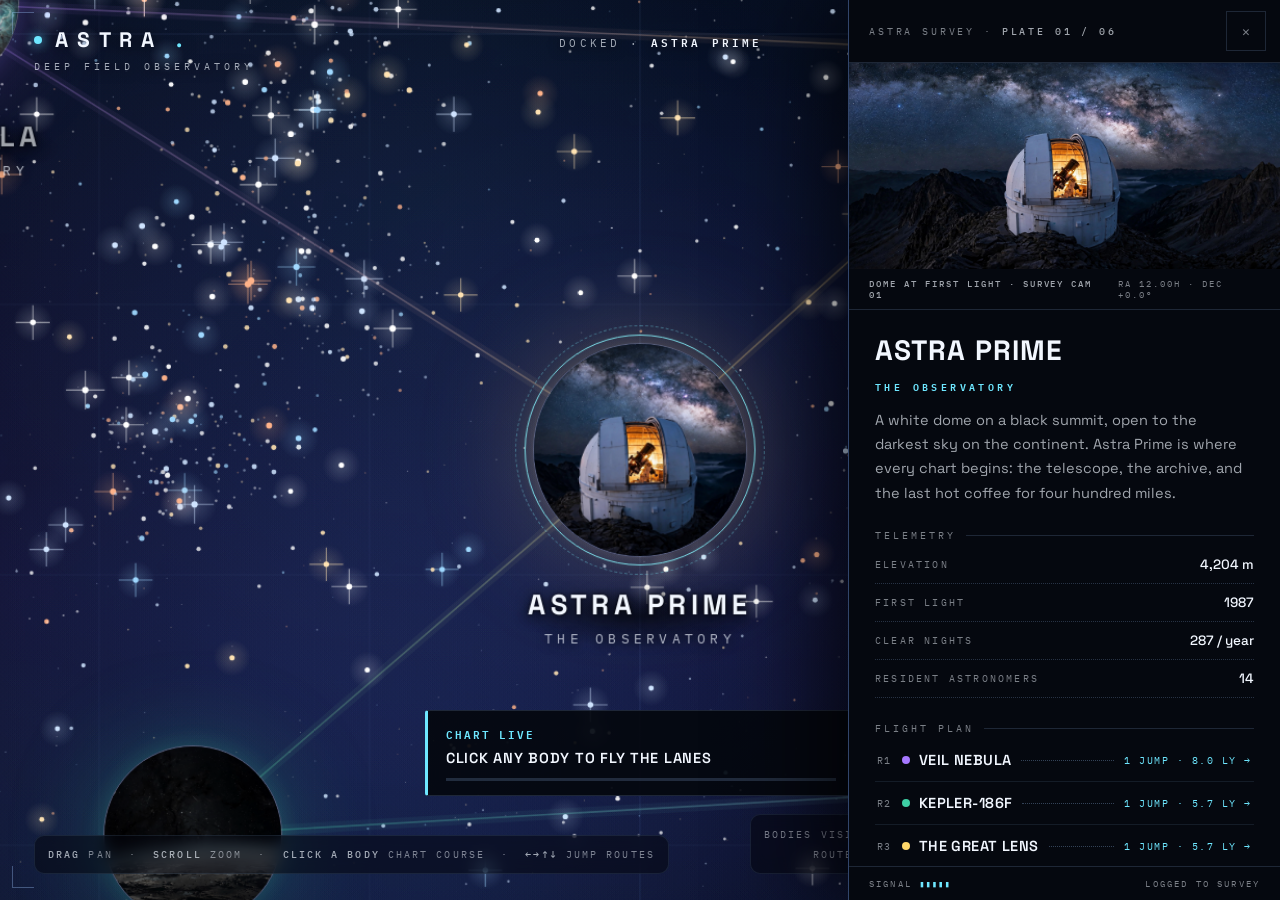
<file: astra/index.html>
<!doctype html>
<html lang="en">
<head>
<meta charset="utf-8">
<meta name="viewport" content="width=device-width, initial-scale=1, viewport-fit=cover">
<meta name="theme-color" content="#04060f">
<title>ASTRA — Deep Field Observatory</title>
<meta name="description" content="A website you navigate like a star chart. Chart a course, fly the star lanes, dock at six bodies.">
<link rel="preconnect" href="https://fonts.googleapis.com">
<link rel="preconnect" href="https://fonts.gstatic.com" crossorigin>
<link href="https://fonts.googleapis.com/css2?family=Space+Grotesk:wght@400;500;600;700&family=IBM+Plex+Mono:wght@400;500;600&display=swap" rel="stylesheet">
<style>
:root{
  --accent:#6ee7ff;
  --accent-dim:rgba(110,231,255,.55);
  --ink:#f2f7ff;
  --ink-dim:rgba(242,247,255,.66);
  --ink-faint:rgba(242,247,255,.5);
  --glass:rgba(6,11,24,.74);
  --line:rgba(160,200,255,.16);
  --ease:cubic-bezier(.22,1,.36,1);
}
*{margin:0;padding:0;box-sizing:border-box}
html,body{height:100%}
body{background:#04060f;color:var(--ink);font-family:"Space Grotesk",system-ui,sans-serif;
  overflow:hidden;-webkit-font-smoothing:antialiased;overscroll-behavior:none}
::selection{background:var(--accent);color:#04121a}
button{font:inherit;color:inherit;background:none;border:0;cursor:pointer}
:focus-visible{outline:2px solid var(--accent);outline-offset:3px}

/* ---------- far space (screen-fixed parallax) ---------- */
.deepbg{position:fixed;inset:-12%;z-index:0;pointer-events:none;opacity:.9;
  background:radial-gradient(120% 100% at 50% 40%,#0a1230 0%,#04060f 62%);
  will-change:transform}
.stars-a,.stars-b{position:fixed;inset:-60%;z-index:1;pointer-events:none;will-change:background-position}
.stars-a{background-image:
  radial-gradient(1.4px 1.4px at 22px 34px,rgba(255,255,255,.95) 50%,transparent 51%),
  radial-gradient(1px 1px at 130px 90px,rgba(255,255,255,.7) 50%,transparent 51%),
  radial-gradient(1.2px 1.2px at 240px 160px,rgba(190,225,255,.85) 50%,transparent 51%),
  radial-gradient(.8px .8px at 320px 60px,rgba(255,255,255,.55) 50%,transparent 51%),
  radial-gradient(1px 1px at 60px 210px,rgba(255,255,255,.6) 50%,transparent 51%);
  background-size:380px 280px}
.stars-b{background-image:
  radial-gradient(1px 1px at 80px 120px,rgba(255,255,255,.5) 50%,transparent 51%),
  radial-gradient(1.6px 1.6px at 300px 300px,rgba(255,255,255,.85) 50%,transparent 51%),
  radial-gradient(.9px .9px at 190px 40px,rgba(200,230,255,.5) 50%,transparent 51%),
  radial-gradient(1.1px 1.1px at 420px 190px,rgba(255,255,255,.65) 50%,transparent 51%);
  background-size:520px 420px;opacity:.85}

/* ---------- chart world ---------- */
.viewport{position:fixed;inset:0;z-index:2;overflow:hidden;cursor:grab;touch-action:none}
.viewport.dragging{cursor:grabbing}
.world{position:absolute;left:0;top:0;width:5200px;height:3400px;transform-origin:0 0;will-change:transform}
#fieldLayer{position:absolute;inset:0}
#fieldLayer canvas{position:absolute;display:block}
.veil{position:absolute;inset:0;background:
  radial-gradient(120% 90% at 50% 50%,transparent 58%,rgba(2,4,10,.42) 100%);
  box-shadow:inset 0 0 340px rgba(2,4,10,.55)}
svg.chart{position:absolute;inset:0;width:5200px;height:3400px;display:block;pointer-events:none}
svg.cometSvg{position:absolute;inset:0;width:5200px;height:3400px;display:block;pointer-events:none;z-index:5}
.nodeLayer{position:absolute;inset:0;z-index:4}

/* star lanes */
.lane-glow{stroke-width:10;fill:none;opacity:.06}
.lane-core{stroke-width:1.6;fill:none;stroke-opacity:.3}
.lane-flow{stroke-width:3.2;fill:none;stroke:var(--accent);stroke-linecap:round;
  stroke-dasharray:0.1 17;opacity:0}
.lane.flown .lane-glow{opacity:.15}
.lane.flown .lane-core{stroke-opacity:.52}
.lane.flown .lane-flow{opacity:.75;animation:dashflow 1.15s linear infinite}
.lane.route .lane-glow{opacity:.22}
.lane.route .lane-core{stroke-opacity:.72}
.lane.route .lane-flow{opacity:1;stroke-dasharray:11 9;animation:dashroute .55s linear infinite;
  filter:drop-shadow(0 0 5px rgba(110,231,255,.8))}
@keyframes dashflow{to{stroke-dashoffset:-17.1}}
@keyframes dashroute{to{stroke-dashoffset:-20}}
.deco-star{fill:rgba(224,240,255,.8)}

/* ---------- bodies (photographic) ---------- */
.bnode{position:absolute;transform:translate(-50%,-50%);z-index:4;padding:0;text-align:center}
.bnode .orb{position:relative;border-radius:50%;overflow:hidden;margin:0 auto;
  border:1px solid rgba(255,255,255,.3);
  transition:transform .45s var(--ease)}
.bnode .orb img{width:100%;height:100%;object-fit:cover;display:block;
  filter:brightness(var(--bf,1));
  transition:filter .5s,transform .6s var(--ease)}
.bnode .orb::after{content:"";position:absolute;inset:0;border-radius:50%;
  background:radial-gradient(88% 88% at 50% 46%,transparent 68%,rgba(1,3,9,.42) 100%);
  box-shadow:inset 0 0 34px rgba(1,3,9,.5)}
@media (hover:hover) and (pointer:fine){
  .bnode:hover .orb{transform:scale(1.045)}
  .bnode:hover .orb img{transform:scale(1.06)}
}
.bnode.dim .orb img{filter:saturate(.6) brightness(calc(.88 * var(--bf,1)))}
.bnode .selring,.bnode .selring2,.bnode .ping{position:absolute;border-radius:50%;pointer-events:none;
  left:50%;top:0;transform:translateX(-50%)}
.bnode .selring{border:1px solid var(--accent);opacity:0}
.bnode .selring2{border:1px dashed rgba(110,231,255,.5);opacity:0}
.bnode.current .selring{opacity:.95}
.bnode.current .selring2{opacity:.8;animation:spin 22s linear infinite}
@keyframes spin{to{transform:translateX(-50%) rotate(360deg)}}
.bnode .ping{border:2px solid var(--accent);opacity:0}
.bnode.arrive .ping{animation:pingA .95s var(--ease)}
@keyframes pingA{0%{transform:translateX(-50%) scale(.55);opacity:1}100%{transform:translateX(-50%) scale(1.9);opacity:0}}
.bnode .blabel{position:absolute;left:50%;transform:translateX(-50%);width:340px;pointer-events:none;
  top:calc(var(--d) + 16px);padding:12px 20px;
  background:radial-gradient(50% 50% at 50% 50%,rgba(3,5,11,.68),rgba(3,5,11,0) 72%)}
.bnode .blabel .nm{display:block;font-weight:700;font-size:27px;letter-spacing:.16em;color:var(--ink);
  text-shadow:0 2px 14px rgba(0,0,0,.92),0 0 3px rgba(0,0,0,.9)}
.bnode .blabel .cl{display:block;font-family:"IBM Plex Mono",monospace;font-size:12.5px;
  letter-spacing:.34em;color:rgba(242,247,255,.74);text-transform:uppercase;margin-top:7px;
  text-shadow:0 2px 10px rgba(0,0,0,.92)}
@media (max-width:820px){
  .bnode .blabel{top:auto;bottom:calc(var(--d) + 12px)}
}
.bnode.dim .blabel .nm{color:rgba(242,247,255,.66)}

/* warp streaks */
#warp{position:fixed;inset:0;z-index:3;pointer-events:none;opacity:0;transition:opacity .35s}

/* route tag */
.rtag{position:fixed;z-index:30;pointer-events:none;font-family:"IBM Plex Mono",monospace;
  font-size:10.5px;letter-spacing:.16em;color:var(--ink);background:var(--glass);
  border:1px solid var(--line);border-radius:3px;padding:8px 11px;backdrop-filter:blur(8px);
  opacity:0;transform:translate(-50%,-150%);transition:opacity .25s;white-space:nowrap}
.rtag.show{opacity:1}
.rtag b{color:var(--accent)}

/* ---------- frame + HUD ---------- */
.frame{position:fixed;inset:12px;z-index:39;pointer-events:none}
.frame i{position:absolute;width:22px;height:22px;border:1px solid rgba(160,200,255,.35)}
.frame i:nth-child(1){top:0;left:0;border-right:0;border-bottom:0}
.frame i:nth-child(2){top:0;right:0;border-left:0;border-bottom:0}
.frame i:nth-child(3){bottom:0;left:0;border-right:0;border-top:0}
.frame i:nth-child(4){bottom:0;right:0;border-left:0;border-top:0}
.hud{position:fixed;top:0;left:0;right:0;z-index:40;display:flex;justify-content:space-between;
  align-items:flex-start;padding:26px 34px 0;pointer-events:none}
.brand .word{font-weight:700;font-size:21px;letter-spacing:.42em;display:flex;align-items:center;gap:13px;
  text-shadow:0 2px 16px rgba(0,0,0,.85)}
.brand .word .dot{width:8px;height:8px;border-radius:99px;background:var(--accent);
  box-shadow:0 0 12px var(--accent);animation:blink 3.2s ease-in-out infinite}
@keyframes blink{0%,100%{opacity:1}50%{opacity:.35}}
.brand .word b{color:var(--accent);font-weight:700}
.brand .sub{font-family:"IBM Plex Mono",monospace;font-size:9.5px;letter-spacing:.42em;
  color:var(--ink-dim);margin-top:7px;text-transform:uppercase;text-shadow:0 2px 12px rgba(0,0,0,.85)}
.status{text-align:center;font-family:"IBM Plex Mono",monospace;font-size:10.5px;
  letter-spacing:.3em;color:var(--ink-dim);text-transform:uppercase;padding-top:6px;
  text-shadow:0 2px 12px rgba(0,0,0,.9)}
.status b{color:var(--ink);font-weight:600}
.coords{text-align:right;font-family:"IBM Plex Mono",monospace;font-size:11px;letter-spacing:.13em;
  color:var(--ink-dim);line-height:1.95;text-shadow:0 2px 12px rgba(0,0,0,.9)}
.coords b{color:var(--ink);font-weight:600}
.coords .lab{color:var(--ink-faint);font-size:9.5px;letter-spacing:.28em}

.deck{position:fixed;left:34px;right:34px;bottom:calc(26px + env(safe-area-inset-bottom));z-index:40;display:flex;
  justify-content:space-between;align-items:flex-end;gap:14px;pointer-events:none}
.chip{background:rgba(4,7,16,.55);backdrop-filter:blur(8px);border:1px solid rgba(160,200,255,.1);
  border-radius:10px;padding:9px 13px}
.hint{font-family:"IBM Plex Mono",monospace;font-size:9.5px;letter-spacing:.22em;
  color:var(--ink-faint);text-transform:uppercase;line-height:2}
.hint b{color:var(--ink-dim);font-weight:500}
.log{font-family:"IBM Plex Mono",monospace;font-size:9.5px;letter-spacing:.22em;
  color:var(--ink-faint);text-transform:uppercase;text-align:right;line-height:2}
.log b{color:var(--accent);font-weight:600}
.zoomctl{display:flex;gap:8px;pointer-events:auto}
.zoomctl button{width:44px;height:44px;border-radius:10px;border:1px solid var(--line);
  background:var(--glass);backdrop-filter:blur(10px);font-size:17px;display:grid;place-items:center;
  transition:border-color .3s,transform .3s var(--ease)}
@media (hover:hover) and (pointer:fine){
  .zoomctl button:hover{border-color:var(--accent);transform:translateY(-2px)}
}
.zoomctl button:active{transform:scale(.96)}
.zoomctl button.wide{width:auto;padding:0 15px;font-family:"IBM Plex Mono",monospace;
  font-size:9.5px;letter-spacing:.22em}

/* flight computer */
.flightlog{position:fixed;left:50%;bottom:104px;transform:translate(-50%,14px);z-index:55;
  min-width:min(430px,86vw);background:rgba(5,8,15,.92);border:1px solid var(--line);border-left:3px solid var(--accent);
  border-radius:3px;padding:13px 18px 14px;opacity:0;pointer-events:none;
  transition:opacity .4s,transform .4s var(--ease)}
.flightlog.show{opacity:1;transform:translate(-50%,0)}
.flightlog .fl-top{display:flex;justify-content:space-between;gap:18px;font-family:"IBM Plex Mono",monospace;
  font-size:10.5px;letter-spacing:.18em}
.flightlog .fl-top .st{color:var(--accent);font-weight:600}
.flightlog .fl-route{font-weight:600;font-size:14.5px;letter-spacing:.05em;margin-top:6px;white-space:nowrap;
  overflow:hidden;text-overflow:ellipsis}
.flightlog .fl-bar{display:flex;gap:5px;margin-top:11px}
.flightlog .fl-bar i{flex:1;height:3px;background:rgba(160,200,255,.18)}
.flightlog .fl-bar i.done{background:var(--accent);box-shadow:0 0 8px rgba(110,231,255,.7)}
.flightlog .fl-bar i.now{background:var(--accent);animation:blink 0.8s ease-in-out infinite}

/* ---------- survey plate panel ---------- */
.panel{position:fixed;top:0;right:0;bottom:0;z-index:60;width:min(432px,94vw);
  background:#05080f;border-left:1px solid #31456b;
  transform:translateX(104%);transition:transform .48s var(--ease);display:flex;flex-direction:column;
  box-shadow:-30px 0 80px rgba(0,0,0,.6)}
body.docked .panel{transform:none}
.pstrip{display:flex;justify-content:space-between;align-items:center;flex:none;
  padding:11px 14px 11px 20px;border-bottom:1px solid var(--line);
  font-family:"IBM Plex Mono",monospace;font-size:9.5px;letter-spacing:.3em;color:var(--ink-faint);
  text-transform:uppercase}
.pstrip b{color:var(--ink-dim);font-weight:500}
.closebtn{width:40px;height:40px;border:1px solid var(--line);font-size:13px;display:grid;place-items:center;
  transition:border-color .3s,background .3s,transform .15s var(--ease)}
.closebtn:active{transform:scale(.96)}
@media (hover:hover) and (pointer:fine){
  .closebtn:hover{border-color:var(--accent);background:rgba(110,231,255,.08)}
}
.panel .ph{flex:none;position:relative}
.panel .ph img{width:100%;height:206px;object-fit:cover;display:block}
.pcap{display:flex;justify-content:space-between;gap:12px;padding:9px 20px;
  border-bottom:1px solid var(--line);font-family:"IBM Plex Mono",monospace;font-size:9px;
  letter-spacing:.22em;color:var(--ink-faint);text-transform:uppercase}
.pcap b{color:var(--ink-dim);font-weight:500}
.panel .pbody{padding:22px 26px 8px;overflow-y:auto;overscroll-behavior:contain;
  scrollbar-width:thin;scrollbar-color:rgba(110,231,255,.35) transparent}
.panel .pbody::-webkit-scrollbar{width:5px}
.panel .pbody::-webkit-scrollbar-thumb{background:rgba(110,231,255,.3)}
.panel .pbody::-webkit-scrollbar-track{background:transparent}
.panel h2{font-weight:700;font-size:28px;letter-spacing:.04em;line-height:1.2;margin:2px 0 0;text-wrap:balance}
.panel .psub{font-family:"IBM Plex Mono",monospace;font-size:10px;font-weight:600;letter-spacing:.34em;
  color:var(--accent);text-transform:uppercase;margin:9px 0 13px}
.panel p{font-size:14.5px;line-height:1.68;color:var(--ink-dim);text-wrap:pretty}
.psec{font-family:"IBM Plex Mono",monospace;font-size:9.5px;letter-spacing:.32em;
  color:var(--ink-faint);text-transform:uppercase;margin:24px 0 4px;display:flex;align-items:center;gap:10px}
.psec::after{content:"";flex:1;height:1px;background:var(--line)}
.stats .row{display:flex;justify-content:space-between;gap:14px;padding:10px 0;
  border-bottom:1px dotted rgba(160,200,255,.22)}
.stats .k{font-family:"IBM Plex Mono",monospace;font-size:10px;letter-spacing:.22em;
  color:var(--ink-faint);text-transform:uppercase;padding-top:2px}
.stats .v{font-size:13.5px;font-weight:500;text-align:right}
.stats .v .tag{font-family:"IBM Plex Mono",monospace;font-size:9.5px;letter-spacing:.14em;
  color:var(--accent);margin-left:9px;font-weight:600}
.fp-row{display:flex;align-items:baseline;gap:10px;width:100%;text-align:left;padding:12px 2px;
  border-bottom:1px solid rgba(160,200,255,.1);transition:background .25s,padding-left .25s var(--ease)}
@media (hover:hover) and (pointer:fine){
  .fp-row:hover{background:rgba(110,231,255,.06);padding-left:8px}
}
.fp-row .fi{font-family:"IBM Plex Mono",monospace;font-size:9.5px;color:var(--ink-faint);letter-spacing:.14em}
.fp-row .rn{font-weight:600;font-size:14.5px;letter-spacing:.03em;display:flex;align-items:center;gap:9px;white-space:nowrap}
.fp-row .rn .cdot{width:8px;height:8px;border-radius:99px;flex:none}
.fp-row .lead{flex:1;border-bottom:1px dotted rgba(160,200,255,.3);transform:translateY(-3px);min-width:14px}
.fp-row .rj{font-family:"IBM Plex Mono",monospace;font-size:9.5px;letter-spacing:.16em;color:var(--accent);white-space:nowrap}
.pfoot{flex:none;border-top:1px solid var(--line);padding:11px 20px calc(11px + env(safe-area-inset-bottom));display:flex;justify-content:space-between;
  font-family:"IBM Plex Mono",monospace;font-size:9px;letter-spacing:.24em;color:var(--ink-faint);text-transform:uppercase}
.pfoot .sig{color:var(--accent);letter-spacing:.1em}
.panel.swap-in .pbody>*{animation:rise .55s var(--ease) both}
.panel.swap-in .pbody>*:nth-child(2){animation-delay:.05s}
.panel.swap-in .pbody>*:nth-child(3){animation-delay:.1s}
.panel.swap-in .pbody>*:nth-child(4){animation-delay:.15s}
.panel.swap-in .pbody>*:nth-child(5){animation-delay:.2s}
@keyframes rise{from{opacity:0;transform:translateY(14px)}to{opacity:1;transform:none}}

@media (max-width:820px){
  .panel{top:auto;left:0;right:0;bottom:0;width:auto;max-height:64dvh;border-left:0;
    border-top:1px solid #31456b;transform:translateY(105%)}
  body.docked .panel{transform:none}
  .panel .ph img{height:132px}
  .hud{padding:19px 20px 0}
  .brand .word{font-size:16px}
  .status{display:none}
  .coords{display:none}
  .frame{inset:8px}
  .deck{left:20px;right:20px;bottom:calc(16px + env(safe-area-inset-bottom))}
  .hint{display:none}
  .log{display:none}
  .flightlog{bottom:auto;top:70px}
}
@media (prefers-reduced-motion:reduce){
  .lane.flown .lane-flow,.lane.route .lane-flow{animation:none}
  .bnode.current .selring2,.brand .word .dot{animation:none}
  .panel{transition-duration:.01ms}
}
</style>
</head>
<body>

<div class="deepbg" id="deepbg"></div>
<div class="stars-a" id="starsA"></div>
<div class="stars-b" id="starsB"></div>

<div class="viewport" id="viewport" role="application" aria-label="Star chart of the Astra observatory region. Drag to pan, scroll to zoom, select a body to chart a course to it.">
  <div class="world" id="world">
    <div id="fieldLayer"></div>
    <div class="veil"></div>
    <svg class="chart" viewBox="0 0 5200 3400">
      <defs id="defsRoot"></defs>
      <g id="decoLayer"></g>
      <g id="edgeLayer"></g>
    </svg>
    <div class="nodeLayer" id="nodeLayer"></div>
    <svg class="cometSvg" viewBox="0 0 5200 3400"><g id="cometLayer"></g></svg>
  </div>
</div>

<canvas id="warp"></canvas>
<div class="rtag" id="rtag"></div>
<div class="frame" aria-hidden="true"><i></i><i></i><i></i><i></i></div>

<header class="hud">
  <div class="brand">
    <div class="word"><span class="dot"></span>ASTRA<b>.</b></div>
    <div class="sub">Deep Field Observatory</div>
  </div>
  <div class="status" id="statusOut">DOCKED · <b>ASTRA PRIME</b></div>
  <div class="coords" aria-hidden="true">
    <div><span class="lab">RA</span> <b id="raOut">12.00h</b> &nbsp; <span class="lab">DEC</span> <b id="decOut">+0.0°</b></div>
    <div><span class="lab">CHART SCALE</span> <b id="zoomOut">52%</b></div>
  </div>
</header>

<div class="deck">
  <div class="hint chip"><b>Drag</b> pan &nbsp;·&nbsp; <b>Scroll</b> zoom &nbsp;·&nbsp; <b>Click a body</b> chart course &nbsp;·&nbsp; <b>←→↑↓</b> jump routes</div>
  <div class="log chip" id="logOut">BODIES VISITED <b>1 / 6</b><br>ROUTES FLOWN <b>0</b></div>
  <div class="zoomctl">
    <button id="zoomOutBtn" aria-label="Zoom out">−</button>
    <button id="zoomInBtn" aria-label="Zoom in">+</button>
    <button id="resetBtn" class="wide">RESET CHART</button>
  </div>
</div>

<div class="flightlog" id="flightlog" aria-live="polite">
  <div class="fl-top"><span class="st" id="flState">IN TRANSIT</span><span id="flCount"></span></div>
  <div class="fl-route" id="flRoute"></div>
  <div class="fl-bar" id="flBar"></div>
</div>

<aside class="panel" id="panel" aria-label="Survey plate">
  <div class="pstrip">
    <span>ASTRA SURVEY · <b id="pPlate">PLATE 01 / 06</b></span>
    <button class="closebtn" id="closePanel" aria-label="Close plate, back to chart">✕</button>
  </div>
  <div class="ph">
    <img id="pImg" src="" alt="">
    <div class="pcap"><b id="pCap"></b><span id="pCoords"></span></div>
  </div>
  <div class="pbody">
    <h2 id="pTitle"></h2>
    <div class="psub" id="pSub"></div>
    <p id="pBody"></p>
    <div class="psec">Telemetry</div>
    <div class="stats" id="pStats"></div>
    <div class="psec">Flight plan</div>
    <div id="pRoutes"></div>
  </div>
  <div class="pfoot"><span>Signal <span class="sig" id="pSig"></span></span><span>Logged to survey</span></div>
</aside>

<script>
/* ================= data ================= */
const WORLD_W = 5200, WORLD_H = 3400;
const NODES = {
  prime:   { x:2600, y:1700, d:206, name:"ASTRA PRIME",   cls:"The Observatory", plate:"01", sig:5,
    col:"#ffd98c", orb:"assets/observatory.jpg", opos:"50% 50%", cap:"Dome at first light · Survey cam 01",
    body:"A white dome on a black summit, open to the darkest sky on the continent. Astra Prime is where every chart begins: the telescope, the archive, and the last hot coffee for four hundred miles.",
    stats:[["Elevation","4,204 m"],["First light","1987"],["Clear nights","287 / year"],["Resident astronomers","14"]] },
  nebula:  { x:1920, y:1270, d:166, name:"VEIL NEBULA",   cls:"Stellar Nursery", plate:"02", sig:4,
    col:"#a678ff", orb:"assets/nebula.jpg", opos:"44% 40%", bf:1.22, cap:"False-color composite · NGC 6960",
    body:"The expanding shell of a star that tore itself apart eight thousand years ago. Gas moving at 1.5 million kilometres an hour, lit from inside by the newborn cluster it left behind.",
    stats:[["Distance","1,470 light-years"],["Expansion","1.5M km / hour"],["Catalog","NGC 6960"],["Best viewing","June to September"]] },
  exo:     { x:2170, y:2070, d:172, name:"KEPLER-186F",   cls:"Exoplanet Index", plate:"03", sig:3,
    col:"#3ecfa4", orb:"assets/exoplanet.jpg", opos:"50% 84%", bf:1.08, cap:"Planet limb at terminator · Transit survey",
    body:"The first Earth-sized world found inside another star's habitable zone. Its sun is a red dwarf, its noon is a permanent amber dusk, and its seas, if they exist, have never seen a night sky like ours.",
    stats:[["Distance","582 light-years"],["Orbital period","130 days"],["Radius","1.17 × Earth"],["Status","Habitable zone"]] },
  lens:    { x:3020, y:1320, d:162, name:"THE GREAT LENS", cls:"The Telescope", plate:"04", sig:5,
    col:"#ffd76a", orb:"assets/star-amber.jpg", opos:"50% 50%", cap:"Target star · Coronagraph feed",
    body:"Eight point two metres of polished glass and patience. The Great Lens gathers in one hour what the human eye would need nine hundred years to see, then hands it to whoever is on shift.",
    stats:[["Aperture","8.2 m"],["Light grasp","900 × the eye"],["Mirror mass","16.8 tonnes"],["Cooling","Liquid nitrogen, nightly"]] },
  missions:{ x:3220, y:2010, d:152, name:"MISSION LOG",   cls:"Expeditions", plate:"05", sig:4,
    col:"#bcd7ff", orb:"assets/cluster.jpg", opos:"50% 50%", cap:"Expedition index · Cluster M13 field",
    body:"Forty-seven expeditions charted from this dome, from comet chases to a decade-long stare at a single patch of nothing that turned out to contain nine thousand galaxies.",
    stats:[["Expeditions","47 flown","ARCHIVE"],["Deep field stare","11 days","COMPLETE"],["Comet intercepts","6","COMPLETE"],["Next launch window","March 2027","QUEUED"]] },
  visit:   { x:3560, y:1590, d:182, name:"NIGHT TICKETS", cls:"Visit the Dome", plate:"06", sig:4,
    col:"#ff9db8", orb:"assets/ringed.jpg", opos:"50% 50%", cap:"Public night target · Ring plane crossing",
    body:"On clear nights the dome opens to the public. Deck passes for the terrace, dome sessions at the eyepiece, and one astronomer-led night a week that usually ends at sunrise.",
    stats:[["Deck pass","$24","BOOK"],["Dome session","$58","BOOK"],["Astronomer night","$140","2 LEFT"],["Season","April to October"]] },
};
const EDGES = [
  ["prime","nebula"],["prime","exo"],["prime","lens"],
  ["nebula","lens"],["lens","visit"],["visit","missions"],
  ["lens","missions"],["exo","missions"],
];
const IDS = Object.keys(NODES);
const ADJ = {}; IDS.forEach(id => ADJ[id] = []);
EDGES.forEach(([a,b]) => { ADJ[a].push(b); ADJ[b].push(a); });
const dist = (a,b) => Math.hypot(NODES[a].x - NODES[b].x, NODES[a].y - NODES[b].y);
const raOf = x => ((x / WORLD_W) * 24).toFixed(2) + "h";
const decOf = y => { const d = 90 - (y / WORLD_H) * 180; return (d >= 0 ? "+" : "") + d.toFixed(1) + "°"; };

/* ================= chart build ================= */
const NS = "http://www.w3.org/2000/svg";
const el = (tag, attrs) => { const n = document.createElementNS(NS, tag); for (const k in attrs) n.setAttribute(k, attrs[k]); return n; };
const defs = document.getElementById("defsRoot");
const edgeLayer = document.getElementById("edgeLayer");
const decoLayer = document.getElementById("decoLayer");
const cometLayer = document.getElementById("cometLayer");
const laneEls = {};
EDGES.forEach(([a,b]) => {
  const A = NODES[a], B = NODES[b];
  const lg = el("linearGradient", { id:`lg-${a}-${b}`, gradientUnits:"userSpaceOnUse", x1:A.x, y1:A.y, x2:B.x, y2:B.y });
  lg.innerHTML = `<stop offset="0%" stop-color="${A.col}"/><stop offset="100%" stop-color="${B.col}"/>`;
  defs.appendChild(lg);
  const g = el("g", { "class":"lane" });
  g.append(
    el("line", { x1:A.x, y1:A.y, x2:B.x, y2:B.y, "class":"lane-glow", stroke:`url(#lg-${a}-${b})` }),
    el("line", { x1:A.x, y1:A.y, x2:B.x, y2:B.y, "class":"lane-core", stroke:`url(#lg-${a}-${b})` }),
    el("line", { x1:A.x, y1:A.y, x2:B.x, y2:B.y, "class":"lane-flow" }),
  );
  edgeLayer.appendChild(g);
  laneEls[a+"|"+b] = g; laneEls[b+"|"+a] = g;
});
/* ============ procedural survey field (drawn in code, no photo) ============ */
function mulberry32(a){ return function(){ a |= 0; a = a + 0x6D2B79F5 | 0; let t = Math.imul(a ^ a >>> 15, 1 | a); t = t + Math.imul(t ^ t >>> 7, 61 | t) ^ t; return ((t ^ t >>> 14) >>> 0) / 4294967296; }; }
const frand = mulberry32(20261012);
const CX = WORLD_W / 2, CY = WORLD_H / 2;
const falloff = (x, y) => {
  const r = Math.hypot((x - CX) / 2050, (y - CY) / 1340);
  const t = Math.min(1, Math.max(0, (r - 0.62) / 0.42));
  return 1 - 0.86 * (t * t * (3 - 2 * t));
};
const STAR_COLS = ["#ffffff","#ffffff","#ffffff","#cfe4ff","#cfe4ff","#ffe3b3","#ffb38a","#9fd8ff"];
const starList = [];
function pushStar(x, y, boost){
  const m = Math.pow(frand(), 2.6);
  starList.push({ x, y, r: 0.55 + m * 2.3 + (boost || 0), m,
    c: STAR_COLS[Math.floor(frand() * STAR_COLS.length)],
    a: Math.min(1, (0.3 + m * 0.85) * falloff(x, y)) });
}
for (let i = 0; i < 24000 && starList.length < 5600; i++){
  const x = frand() * WORLD_W, y = frand() * WORLD_H;
  if (frand() < falloff(x, y)) pushStar(x, y, 0);
}
const clusters = [];
for (let i = 0; i < 8; i++){
  const a = frand() * Math.PI * 2, rr = Math.sqrt(frand()) * 0.55;
  clusters.push({ x: CX + Math.cos(a) * rr * 1800, y: CY + Math.sin(a) * rr * 1150, s: 46 + frand() * 95 });
}
clusters.forEach(cl => {
  const n = 130 + Math.floor(frand() * 150);
  for (let i = 0; i < n; i++){
    const gx = (frand() + frand() + frand() - 1.5) / 1.5, gy = (frand() + frand() + frand() - 1.5) / 1.5;
    pushStar(cl.x + gx * cl.s * 2.1, cl.y + gy * cl.s * 2.1, 0.35);
  }
});
const washes = [];
for (let i = 0; i < 15; i++){
  const a = frand() * Math.PI * 2, rr = Math.sqrt(frand()) * 0.72;
  washes.push({ x: CX + Math.cos(a) * rr * 1900, y: CY + Math.sin(a) * rr * 1250,
    r: 320 + frand() * 620,
    c: ["45,180,200","122,84,224","40,84,200","64,200,178"][Math.floor(frand() * 4)],
    a: 0.045 + frand() * 0.05 });
}
{
  const fl = document.getElementById("fieldLayer");
  const TW = 2600, TH = 1700;
  for (let ty = 0; ty < 2; ty++) for (let tx = 0; tx < 2; tx++){
    const cv = document.createElement("canvas");
    cv.width = TW; cv.height = TH;
    cv.style.left = (tx * TW) + "px"; cv.style.top = (ty * TH) + "px";
    cv.style.width = TW + "px"; cv.style.height = TH + "px";
    const ctx = cv.getContext("2d");
    ctx.translate(-tx * TW, -ty * TH);
    /* graticule */
    ctx.lineWidth = 1;
    for (let gx = 0; gx <= WORLD_W; gx += 260){
      ctx.strokeStyle = gx % 1300 === 0 ? "rgba(150,190,255,.085)" : "rgba(150,190,255,.042)";
      ctx.beginPath(); ctx.moveTo(gx, 0); ctx.lineTo(gx, WORLD_H); ctx.stroke();
    }
    for (let gy = 0; gy <= WORLD_H; gy += 260){
      ctx.strokeStyle = gy % 1300 === 0 ? "rgba(150,190,255,.085)" : "rgba(150,190,255,.042)";
      ctx.beginPath(); ctx.moveTo(0, gy); ctx.lineTo(WORLD_W, gy); ctx.stroke();
    }
    /* nebula washes */
    ctx.globalCompositeOperation = "lighter";
    washes.forEach(w => {
      const g = ctx.createRadialGradient(w.x, w.y, 0, w.x, w.y, w.r);
      g.addColorStop(0, `rgba(${w.c},${w.a})`);
      g.addColorStop(1, `rgba(${w.c},0)`);
      ctx.fillStyle = g;
      ctx.fillRect(w.x - w.r, w.y - w.r, w.r * 2, w.r * 2);
    });
    ctx.globalCompositeOperation = "source-over";
    /* stars */
    starList.forEach(s => {
      if (s.x < tx * TW - 30 || s.x > (tx + 1) * TW + 30 || s.y < ty * TH - 30 || s.y > (ty + 1) * TH + 30) return;
      if (s.m > 0.8){
        const gr = ctx.createRadialGradient(s.x, s.y, 0, s.x, s.y, s.r * 7);
        gr.addColorStop(0, s.c + "2e"); gr.addColorStop(1, s.c + "00");
        ctx.fillStyle = gr;
        ctx.fillRect(s.x - s.r * 7, s.y - s.r * 7, s.r * 14, s.r * 14);
      }
      ctx.globalAlpha = s.a;
      ctx.fillStyle = s.c;
      ctx.beginPath(); ctx.arc(s.x, s.y, s.r, 0, 6.2832); ctx.fill();
      if (s.m > 0.9){
        ctx.globalAlpha = s.a * 0.5;
        ctx.strokeStyle = s.c; ctx.lineWidth = 1.1;
        const L = s.r * 6;
        ctx.beginPath();
        ctx.moveTo(s.x - L, s.y); ctx.lineTo(s.x + L, s.y);
        ctx.moveTo(s.x, s.y - L); ctx.lineTo(s.x, s.y + L);
        ctx.stroke();
      }
      ctx.globalAlpha = 1;
    });
    fl.appendChild(cv);
  }
}
const cg = el("radialGradient", { id:"cometGlow" });
cg.innerHTML = `<stop offset="0%" stop-color="#ffffff" stop-opacity=".95"/><stop offset="35%" stop-color="#6ee7ff" stop-opacity=".55"/>` +
  `<stop offset="100%" stop-color="#6ee7ff" stop-opacity="0"/>`;
defs.appendChild(cg);
const comet = el("g", { opacity:0 });
comet.appendChild(el("circle", { r:30, fill:"url(#cometGlow)" }));
comet.appendChild(el("circle", { r:6, fill:"#ffffff" }));
cometLayer.appendChild(comet);
function setComet(x, y, on){ comet.setAttribute("transform", `translate(${x} ${y})`); comet.setAttribute("opacity", on ? 1 : 0); }

/* bodies as HTML */
const nodeLayer = document.getElementById("nodeLayer");
const nodeEls = {};
IDS.forEach(id => {
  const n = NODES[id];
  const b = document.createElement("button");
  b.className = "bnode dim"; b.dataset.id = id;
  b.style.left = n.x + "px"; b.style.top = n.y + "px";
  b.style.setProperty("--d", n.d + "px");
  if (n.bf) b.style.setProperty("--bf", n.bf);
  b.setAttribute("aria-label", n.name + ", " + n.cls + ". Activate to chart a course.");
  b.innerHTML =
    `<span class="ping" style="width:${n.d + 30}px;height:${n.d + 30}px;top:-15px"></span>` +
    `<span class="selring" style="width:${n.d + 16}px;height:${n.d + 16}px;top:-8px"></span>` +
    `<span class="selring2" style="width:${n.d + 34}px;height:${n.d + 34}px;top:-17px"></span>` +
    `<span class="orb" style="width:${n.d}px;height:${n.d}px;display:block;box-shadow:0 0 ${Math.round(n.d * .55)}px ${n.col}44, 0 0 22px ${n.col}30">` +
      `<img src="${n.orb}" alt="" draggable="false" style="object-position:${n.opos}"></span>` +
    `<span class="blabel"><span class="nm">${n.name}</span><span class="cl">${n.cls}</span></span>`;
  nodeLayer.appendChild(b);
  nodeEls[id] = b;
});

/* ================= camera ================= */
const viewport = document.getElementById("viewport");
const world = document.getElementById("world");
const deepbg = document.getElementById("deepbg");
const starsA = document.getElementById("starsA"), starsB = document.getElementById("starsB");
let vw = innerWidth, vh = innerHeight;
const cam = { x: NODES.prime.x, y: NODES.prime.y, k: 0.32 };
const kMin = () => Math.max(vw / 4400, vh / 2900);
const clampK = k => Math.min(2.4, Math.max(kMin(), k));
function clampCam(){
  const hw = vw / 2 / cam.k, hh = vh / 2 / cam.k;
  cam.x = hw * 2 >= WORLD_W ? WORLD_W / 2 : Math.min(WORLD_W - hw, Math.max(hw, cam.x));
  cam.y = hh * 2 >= WORLD_H ? WORLD_H / 2 : Math.min(WORLD_H - hh, Math.max(hh, cam.y));
}
function apply(){
  world.style.transform = `translate(${vw/2}px, ${vh/2}px) scale(${cam.k}) translate(${-cam.x}px, ${-cam.y}px)`;
  deepbg.style.transform = `translate(${-cam.x * cam.k * 0.012}px, ${-cam.y * cam.k * 0.012}px)`;
  starsA.style.backgroundPosition = `${-cam.x * cam.k * 0.06}px ${-cam.y * cam.k * 0.06}px`;
  starsB.style.backgroundPosition = `${-cam.x * cam.k * 0.13}px ${-cam.y * cam.k * 0.13}px`;
  document.getElementById("raOut").textContent = raOf(cam.x);
  document.getElementById("decOut").textContent = decOf(cam.y);
  document.getElementById("zoomOut").textContent = Math.round(cam.k * 100) + "%";
}
const easeIO = t => t < .5 ? 4*t*t*t : 1 - Math.pow(-2*t + 2, 3) / 2;
let anim = null;
function tweenCam(to, dur, done, onFrame){
  if (anim) cancelAnimationFrame(anim.id);
  const from = { ...cam }, t0 = performance.now();
  const stepFn = now => {
    const t = Math.min(1, (now - t0) / dur), e = easeIO(t);
    cam.x = from.x + (to.x - from.x) * e;
    cam.y = from.y + (to.y - from.y) * e;
    cam.k = from.k + (to.k - from.k) * e;
    apply();
    if (onFrame) onFrame(e);
    if (t < 1) anim = { id: requestAnimationFrame(stepFn) };
    else { anim = null; clampCam(); apply(); done && done(); }
  };
  anim = { id: requestAnimationFrame(stepFn) };
}

/* ================= warp streaks ================= */
const warpC = document.getElementById("warp"), wctx = warpC.getContext("2d");
const reduced = matchMedia("(prefers-reduced-motion: reduce)").matches;
let warpLevel = 0, warpTarget = 0, wStars = [], warpRunning = false;
function kickWarp(){ if (!reduced && !warpRunning){ warpRunning = true; requestAnimationFrame(warpLoop); } }
function sizeWarp(){
  const dpr = Math.min(devicePixelRatio || 1, 1.5);
  warpC.width = vw * dpr; warpC.height = vh * dpr;
  wctx.setTransform(dpr, 0, 0, dpr, 0, 0);
  wStars = Array.from({ length: 140 }, () => ({ a: Math.random() * Math.PI * 2, d: Math.random() * 0.5 + 0.04, s: 0.6 + Math.random() * 0.9 }));
}
function warpLoop(){
  warpLevel += (warpTarget - warpLevel) * 0.06;
  if (warpLevel < 0.02 && warpTarget === 0){ warpLevel = 0; warpC.style.opacity = 0; warpRunning = false; return; }
  requestAnimationFrame(warpLoop);
  warpC.style.opacity = Math.min(1, warpLevel * 1.4);
  const cx = vw / 2, cy = vh / 2, maxR = Math.hypot(cx, cy);
  wctx.clearRect(0, 0, vw, vh);
  wctx.lineCap = "round";
  for (const st of wStars){
    const prev = st.d;
    st.d += st.d * 0.028 * warpLevel * st.s + 0.0006 * warpLevel;
    if (st.d > 1.15){ st.d = 0.03 + Math.random() * 0.1; st.a = Math.random() * Math.PI * 2; continue; }
    const r0 = prev * maxR, r1 = st.d * maxR;
    wctx.beginPath();
    wctx.moveTo(cx + Math.cos(st.a) * r0, cy + Math.sin(st.a) * r0);
    wctx.lineTo(cx + Math.cos(st.a) * r1, cy + Math.sin(st.a) * r1);
    wctx.strokeStyle = `rgba(190,235,255,${Math.min(0.85, st.d * 0.9 * warpLevel)})`;
    wctx.lineWidth = 1 + st.d * 1.6;
    wctx.stroke();
  }
}
if (!reduced){ sizeWarp(); }

/* ================= navigation ================= */
function bfs(from, to){
  if (from === to) return [from];
  const prev = { [from]: null }, q = [from];
  while (q.length){
    const c = q.shift();
    for (const nb of ADJ[c]) if (!(nb in prev)){ prev[nb] = c; if (nb === to){ q.length = 0; break; } q.push(nb); }
  }
  const path = []; let c = to;
  while (c){ path.unshift(c); c = prev[c]; }
  return path;
}
let current = "prime";
const visited = new Set(["prime"]);
const flown = new Set();
let traveling = false;
function refreshStates(){
  IDS.forEach(id => {
    const g = nodeEls[id];
    g.classList.toggle("visited", visited.has(id));
    g.classList.toggle("current", id === current);
    g.classList.toggle("dim", !visited.has(id) && id !== current);
  });
  for (const key in laneEls){
    const rev = key.split("|").reverse().join("|");
    laneEls[key].classList.toggle("flown", flown.has(key) || flown.has(rev));
  }
  document.getElementById("logOut").innerHTML =
    `BODIES VISITED <b>${visited.size} / 6</b><br>ROUTES FLOWN <b>${flown.size}</b>`;
  document.getElementById("statusOut").innerHTML = traveling
    ? `IN TRANSIT · <b>${NODES[current].name}</b>` : `DOCKED · <b>${NODES[current].name}</b>`;
}
const flightlog = document.getElementById("flightlog");
let flTimer = null;
function showFlight(state, route, legsDone, legsTotal, nowLeg){
  document.getElementById("flState").textContent = state;
  document.getElementById("flCount").textContent = legsTotal ? `JUMP ${Math.min(legsDone + 1, legsTotal)} / ${legsTotal}` : "";
  document.getElementById("flRoute").textContent = route;
  document.getElementById("flBar").innerHTML = Array.from({ length: legsTotal || 1 }, (_, i) =>
    `<i class="${i < legsDone ? "done" : i === nowLeg ? "now" : ""}"></i>`).join("");
  flightlog.classList.add("show");
  clearTimeout(flTimer);
}
function hideFlight(delay){ clearTimeout(flTimer); flTimer = setTimeout(() => flightlog.classList.remove("show"), delay); }
function flyTo(target){
  if (traveling) return;
  if (target === current){ openPanel(target); return; }
  clearRoutePreview();
  const path = bfs(current, target);
  const legs = path.slice(1);
  traveling = true; refreshStates();
  closePanel();
  warpTarget = reduced ? 0 : 1;
  kickWarp();
  showFlight("IN TRANSIT", `${NODES[path[0]].name} ▸ ${NODES[target].name}`, 0, legs.length, 0);
  const runLeg = i => {
    if (i >= legs.length){
      traveling = false; warpTarget = 0;
      setComet(0, 0, false);
      current = target; visited.add(target);
      const g = nodeEls[target];
      g.classList.remove("arrive"); void g.offsetWidth; g.classList.add("arrive");
      refreshStates();
      showFlight("DOCKED", NODES[target].name, legs.length, legs.length, -1);
      hideFlight(1900);
      openPanel(target);
      return;
    }
    const nid = legs[i], n = NODES[nid], fromN = NODES[path[i]];
    flown.add(path[i] + "|" + nid);
    showFlight("IN TRANSIT", `${fromN.name} ▸ ${NODES[target].name}`, i, legs.length, i);
    const midK = legs.length > 1 && i < legs.length - 1 ? Math.min(cam.k, 0.85) : 1.12;
    tweenCam({ x:n.x, y:n.y, k:midK }, 660, () => { visited.add(nid); refreshStates(); runLeg(i + 1); },
      e => setComet(fromN.x + (n.x - fromN.x) * e, fromN.y + (n.y - fromN.y) * e, true));
  };
  runLeg(0);
}

/* ================= panel ================= */
const panel = document.getElementById("panel");
function openPanel(id){
  const n = NODES[id];
  document.getElementById("pPlate").textContent = `PLATE ${n.plate} / 06`;
  document.getElementById("pImg").src = n.orb;
  document.getElementById("pCap").textContent = n.cap;
  document.getElementById("pCoords").textContent = `RA ${raOf(n.x)} · DEC ${decOf(n.y)}`;
  document.getElementById("pSub").textContent = n.cls;
  document.getElementById("pTitle").textContent = n.name;
  document.getElementById("pBody").textContent = n.body;
  document.getElementById("pStats").innerHTML = n.stats.map(([k,v,tag]) =>
    `<div class="row"><span class="k">${k}</span><span class="v">${v}${tag ? `<span class="tag">· ${tag}</span>` : ""}</span></div>`).join("");
  document.getElementById("pRoutes").innerHTML = ADJ[id].map((nb, i) => {
    const m = NODES[nb];
    return `<button class="fp-row" data-go="${nb}"><span class="fi">R${i + 1}</span>` +
      `<span class="rn"><span class="cdot" style="background:${m.col}"></span>${m.name}</span>` +
      `<span class="lead"></span><span class="rj">1 JUMP · ${(dist(id, nb) / 100).toFixed(1)} LY →</span></button>`;
  }).join("");
  document.getElementById("pSig").textContent = "▮".repeat(n.sig) + "▯".repeat(5 - n.sig);
  document.querySelectorAll("[data-go]").forEach(b => b.addEventListener("click", () => flyTo(b.dataset.go)));
  document.body.classList.add("docked");
  panel.classList.remove("swap-in"); void panel.offsetWidth; panel.classList.add("swap-in");
  if (vw <= 820 && !traveling){
    tweenCam({ x:n.x, y:n.y + (vh * 0.22) / cam.k, k:Math.max(cam.k, 0.9) }, 450);
  }
}
function closePanel(){ document.body.classList.remove("docked"); }
document.getElementById("closePanel").addEventListener("click", closePanel);

/* ================= route preview ================= */
const rtag = document.getElementById("rtag");
function clearRoutePreview(){
  for (const key in laneEls) laneEls[key].classList.remove("route");
  rtag.classList.remove("show");
}
function previewRoute(target, evt){
  if (traveling || target === current) return;
  const path = bfs(current, target);
  for (let i = 0; i < path.length - 1; i++) laneEls[path[i] + "|" + path[i+1]].classList.add("route");
  const via = path.slice(1, -1).map(id => NODES[id].name).join(" · ");
  rtag.innerHTML = `<b>${path.length - 1} JUMP${path.length > 2 ? "S" : ""}</b>${via ? " VIA " + via : " · DIRECT"}`;
  rtag.style.left = evt.clientX + "px"; rtag.style.top = evt.clientY + "px";
  rtag.classList.add("show");
}

/* ================= input ================= */
const pointers = new Map();
let dragMoved = 0, lastPinch = 0, upInfo = { t: 0, d: 0 };
function cancelFlight(){
  if (anim){ cancelAnimationFrame(anim.id); anim = null; }
  if (traveling){ traveling = false; warpTarget = 0; setComet(0, 0, false); hideFlight(300); refreshStates(); }
}
viewport.addEventListener("pointerdown", e => {
  pointers.set(e.pointerId, { x:e.clientX, y:e.clientY });
  dragMoved = 0;
  viewport.classList.add("dragging");
  cancelFlight();
});
addEventListener("pointermove", e => {
  if (!pointers.has(e.pointerId)) return;
  const p = pointers.get(e.pointerId);
  const dx = e.clientX - p.x, dy = e.clientY - p.y;
  pointers.set(e.pointerId, { x:e.clientX, y:e.clientY });
  if (pointers.size === 1){
    dragMoved += Math.abs(dx) + Math.abs(dy);
    cam.x -= dx / cam.k; cam.y -= dy / cam.k;
    clampCam(); apply();
  } else if (pointers.size === 2){
    const [a, b] = [...pointers.values()];
    const d = Math.hypot(a.x - b.x, a.y - b.y);
    if (lastPinch){
      const mid = { x:(a.x + b.x) / 2, y:(a.y + b.y) / 2 };
      zoomAt(mid.x, mid.y, cam.k * (d / lastPinch));
      dragMoved = 99;
    }
    lastPinch = d;
  }
});
const endPointer = e => {
  pointers.delete(e.pointerId);
  if (pointers.size < 2) lastPinch = 0;
  if (pointers.size === 0){
    viewport.classList.remove("dragging");
    upInfo = { t: performance.now(), d: dragMoved };
  }
};
addEventListener("pointerup", endPointer);
addEventListener("pointercancel", endPointer);
function zoomAt(sx, sy, nk){
  nk = clampK(nk);
  const wx = cam.x + (sx - vw/2) / cam.k, wy = cam.y + (sy - vh/2) / cam.k;
  cam.k = nk;
  cam.x = wx - (sx - vw/2) / nk; cam.y = wy - (sy - vh/2) / nk;
  clampCam(); apply();
}
viewport.addEventListener("wheel", e => {
  e.preventDefault();
  cancelFlight();
  zoomAt(e.clientX, e.clientY, cam.k * (e.deltaY < 0 ? 1.13 : 0.885));
}, { passive:false });
document.getElementById("zoomInBtn").addEventListener("click", () => tweenCam({ ...cam, k: clampK(cam.k * 1.35) }, 380));
document.getElementById("zoomOutBtn").addEventListener("click", () => tweenCam({ ...cam, k: clampK(cam.k / 1.35) }, 380));
function resetChart(animate){
  closePanel(); cancelFlight();
  if (animate){
    traveling = true;
    tweenCam({ x:NODES.prime.x, y:NODES.prime.y, k:Math.max(0.55, kMin()) }, 900,
      () => { traveling = false; current = "prime"; refreshStates(); });
  } else {
    cam.x = NODES.prime.x; cam.y = NODES.prime.y; cam.k = Math.max(0.55, kMin());
    current = "prime"; apply(); refreshStates();
  }
}
document.getElementById("resetBtn").addEventListener("click", () => resetChart(true));
IDS.forEach(id => {
  const g = nodeEls[id];
  g.addEventListener("click", () => {
    if (performance.now() - upInfo.t < 400 && upInfo.d > 7) return;
    flyTo(id);
  });
  g.addEventListener("mouseenter", e => previewRoute(id, e));
  g.addEventListener("mousemove", e => { if (rtag.classList.contains("show")){ rtag.style.left = e.clientX + "px"; rtag.style.top = e.clientY + "px"; } });
  g.addEventListener("mouseleave", clearRoutePreview);
});
addEventListener("keydown", e => {
  if (e.key === "Escape"){ closePanel(); return; }
  const dirs = { ArrowRight:[1,0], ArrowLeft:[-1,0], ArrowUp:[0,-1], ArrowDown:[0,1] };
  if (dirs[e.key] && !traveling){
    e.preventDefault();
    const [dx, dy] = dirs[e.key], c = NODES[current];
    let best = null, bestScore = -2;
    ADJ[current].forEach(nb => {
      const n = NODES[nb], vx = n.x - c.x, vy = n.y - c.y, L = Math.hypot(vx, vy);
      const score = (vx * dx + vy * dy) / L;
      if (score > bestScore){ bestScore = score; best = nb; }
    });
    if (best && bestScore > 0.25) flyTo(best);
  }
  if (e.key === "+" || e.key === "="){ cancelFlight(); cam.k = clampK(cam.k * 1.3); clampCam(); apply(); }
  if (e.key === "-"){ cancelFlight(); cam.k = clampK(cam.k / 1.3); clampCam(); apply(); }
  if (e.key === "0") resetChart(false);
});
addEventListener("resize", () => { vw = innerWidth; vh = innerHeight; sizeWarp(); clampCam(); apply(); });

/* ================= intro ================= */
cam.k = clampK(0.32);
refreshStates();
apply();
tweenCam({ x:NODES.prime.x, y:NODES.prime.y, k:1.04 }, 1500, () => {
  openPanel("prime");
  showFlight("CHART LIVE", "CLICK ANY BODY TO FLY THE LANES", 0, 0, -1);
  hideFlight(3200);
});
</script>
</body>
</html>
</file>
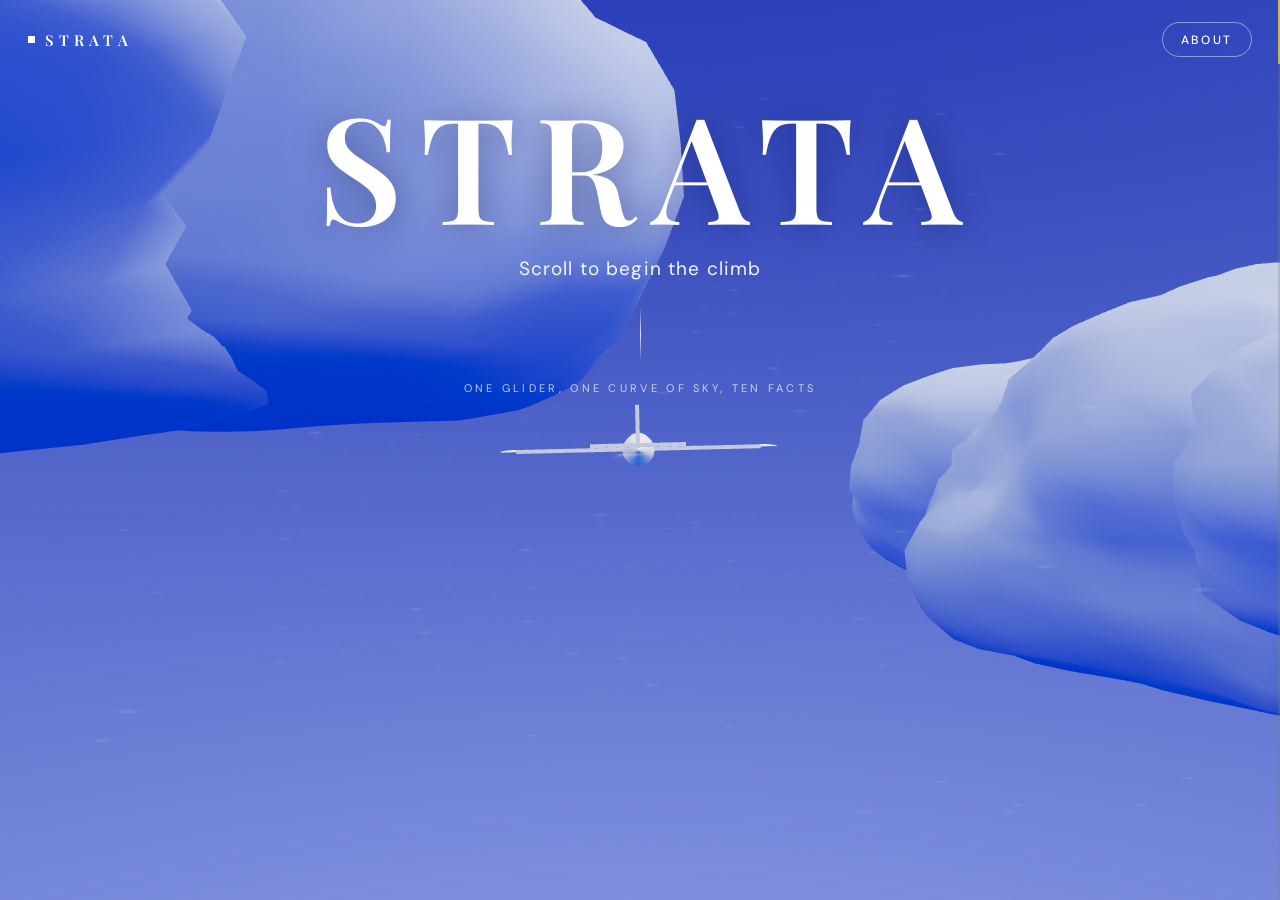
<file: atmos/index.html>
<!DOCTYPE html>
<html lang="en">
<head>
<meta charset="UTF-8">
<meta name="viewport" content="width=device-width, initial-scale=1.0, viewport-fit=cover">
<title>STRATA — A Climb Through the Sky</title>
<meta name="description" content="STRATA is an interactive flight exhibit. Scroll to fly a glider along one curve of sky and read ten facts from the world of aviation.">
<link rel="preconnect" href="https://fonts.googleapis.com">
<link rel="preconnect" href="https://fonts.gstatic.com" crossorigin>
<link href="https://fonts.googleapis.com/css2?family=Playfair+Display:wght@500;600&family=DM+Sans:opsz,wght@9..40,400;9..40,500&display=swap" rel="stylesheet">
<link rel="stylesheet" href="css/style.css">
</head>
<body>

<div id="scene" aria-hidden="true"></div>

<!-- In-world fact overlays, populated by js/main.js -->
<div id="facts" aria-hidden="true"></div>

<!-- Minimal chrome -->
<header id="chrome">
  <div class="mark"><span class="mark-glyph"></span>STRATA</div>
  <button id="about-btn" type="button">About</button>
</header>

<!-- Custom hairline scrollbar -->
<div id="scrollbar" aria-hidden="true"><div id="scroll-thumb"></div></div>

<!-- Intro -->
<div id="intro">
  <h1 class="intro-title">STRATA</h1>
  <p class="intro-line">Scroll to begin the climb</p>
  <div class="intro-rule" aria-hidden="true"></div>
  <p class="intro-sub">One glider, one curve of sky, ten facts</p>
</div>

<!-- About overlay -->
<div id="about" class="overlay" hidden>
  <div class="panel">
    <button class="close-btn" id="about-close" type="button" aria-label="Close about panel">&times;</button>
    <h2 class="panel-title">About this flight</h2>
    <p>STRATA is a small flight exhibit. A glider follows a single curve of sky from the ground haze to the thin blue above it, and ten facts from the world of aviation are strung along the way like markers on a chart. There is no destination and no score. Scroll slowly when a fact drifts into view and the flight will slow down with you, the way you might lean toward a label in a quiet gallery.</p>
    <p class="credits">Built with three.js and set in Playfair Display and DM Sans. All facts are written from general aviation knowledge; their sources are listed at the end of the flight. Every model on this page, the glider, the clouds and the balloon, was made procedurally for this exhibit.</p>
  </div>
</div>

<!-- End overlay -->
<div id="end" class="overlay" hidden>
  <div class="panel">
    <h2 class="panel-title">Thank you for flying</h2>
    <p>You have reached the top of the climb, where the blue gives out and the facts run out with it. If you ride it again, ride it slower. The clouds are never in quite the same mood twice.</p>
    <h3 class="refs-title">References</h3>
    <ol class="refs" id="refs"></ol>
    <button id="again-btn" type="button">Fly again</button>
  </div>
</div>

<!-- Reset wipe -->
<div id="wipe" aria-hidden="true"></div>

<!-- Film grain -->
<div class="grain" aria-hidden="true"></div>

<!-- No-WebGL fallback -->
<div id="gl-fallback" hidden>
  <p>STRATA needs WebGL to fly. Your browser could not start it, so the climb is grounded for now.</p>
</div>

<script src="lib/three.min.js"></script>
<script src="js/main.js"></script>
</body>
</html>
</file>
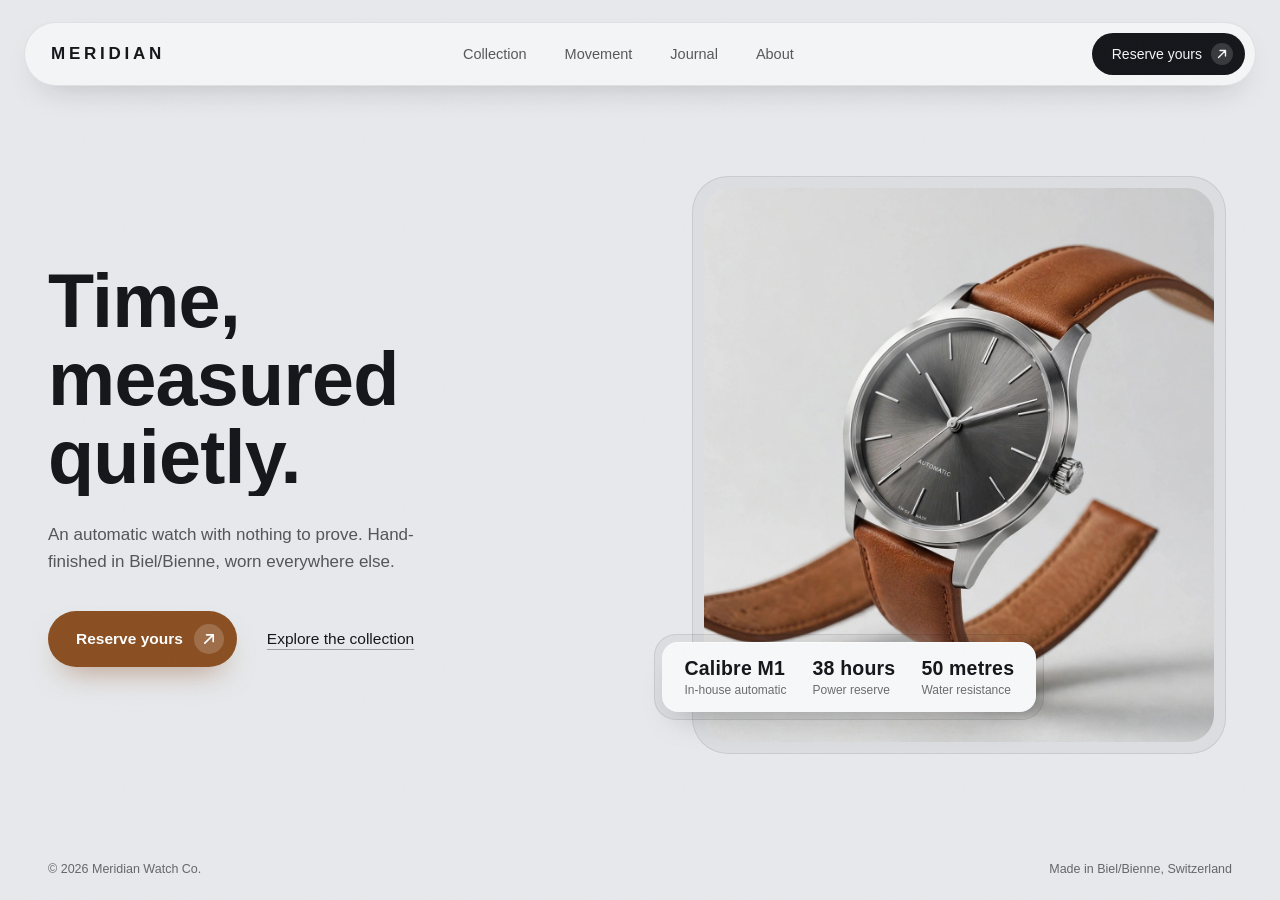
<file: meridian/index.html>
<!DOCTYPE html>
<html lang="en">
<head>
<meta charset="UTF-8">
<meta name="viewport" content="width=device-width, initial-scale=1.0, viewport-fit=cover">
<title>Meridian — Time, measured quietly</title>
<link href="https://api.fontshare.com/v2/css?f[]=clash-display@500,600&f[]=satoshi@400,500,700&display=swap" rel="stylesheet">
<style>
:root{
  --bg:#e7e9ec;
  --ink:#14161a;
  --ink-70:color-mix(in srgb, var(--ink) 70%, transparent);
  --ink-62:color-mix(in srgb, var(--ink) 62%, transparent);
  --shell:color-mix(in srgb, var(--ink) 5%, transparent);
  --ring:color-mix(in srgb, var(--ink) 9%, transparent);
  --card:#f7f8f9;
  --accent:#8a4f22;
  --accent-deep:#6f3e1a;
  --ease:cubic-bezier(.32,.72,0,1);
}
*{margin:0;padding:0;box-sizing:border-box}
html,body{height:100%}
body{
  background:var(--bg);color:var(--ink);
  font-family:'Satoshi',sans-serif;
  height:100dvh;overflow:hidden;
  display:grid;grid-template-rows:auto 1fr auto;
  -webkit-font-smoothing:antialiased;
}
body::after{
  content:"";position:fixed;inset:0;z-index:40;pointer-events:none;opacity:.05;
  background-image:url("data:image/svg+xml,%3Csvg xmlns='http://www.w3.org/2000/svg' width='140' height='140'%3E%3Cfilter id='n'%3E%3CfeTurbulence type='fractalNoise' baseFrequency='0.9' numOctaves='2'/%3E%3C/filter%3E%3Crect width='140' height='140' filter='url(%23n)' opacity='0.55'/%3E%3C/svg%3E");
}
::selection{background:var(--accent);color:#fff}
a{color:inherit}
:focus{outline:none}
:focus-visible{outline:2px solid var(--accent);outline-offset:3px;border-radius:6px}

/* load sequence */
@keyframes rise{from{transform:translateY(110%)}to{transform:translateY(0)}}
@keyframes fadeDown{from{opacity:0;transform:translateY(-10px)}to{opacity:1;transform:translateY(0)}}
@keyframes fadeUp{from{opacity:0;transform:translateY(16px)}to{opacity:1;transform:translateY(0)}}
@keyframes settle{from{opacity:0;transform:scale(1.045)}to{opacity:1;transform:scale(1)}}
.anim-nav{animation:fadeDown .8s var(--ease) both}
.anim-sub{animation:fadeUp .8s var(--ease) .45s both}
.anim-cta{animation:fadeUp .8s var(--ease) .58s both}
.anim-fig{animation:settle 1.1s var(--ease) .25s both}
.anim-card{animation:fadeUp .8s var(--ease) .75s both}
.anim-foot{animation:fadeUp .8s var(--ease) .85s both}
.mask{display:block;overflow:hidden}
.mask > span{display:block;animation:rise .9s var(--ease) both}
.mask:nth-child(2) > span{animation-delay:.09s}
.mask:nth-child(3) > span{animation-delay:.18s}

/* ---------- nav island ---------- */
.navwrap{padding:22px 24px 0}
nav{
  max-width:1280px;margin:0 auto;
  display:flex;align-items:center;justify-content:space-between;gap:24px;
  background:#f4f5f7;border:1px solid var(--ring);border-radius:99px;
  padding:10px 10px 10px 26px;
  box-shadow:0 14px 34px -18px rgba(20,22,26,.28);
}
.logo{font-family:'Clash Display',sans-serif;font-weight:600;font-size:17px;letter-spacing:.22em;text-decoration:none}
.links{display:flex;gap:34px;list-style:none}
.links a{
  text-decoration:none;font-weight:500;font-size:14.5px;color:var(--ink-70);
  padding:6px 2px;border-radius:4px;transition:color .25s var(--ease);
}
@media (hover:hover) and (pointer:fine){ .links a:hover{color:var(--ink)} }
.nav-cta{
  display:inline-flex;align-items:center;gap:9px;text-decoration:none;
  background:var(--ink);color:#f4f5f7;font-weight:500;font-size:14px;
  padding:10px 12px 10px 20px;border-radius:99px;
  transition:transform .18s var(--ease),background .25s var(--ease);
}
.nav-cta .arr{
  width:22px;height:22px;border-radius:50%;flex:none;
  background:rgba(244,245,247,.16);display:grid;place-items:center;
  transition:transform .3s var(--ease);
}
@media (hover:hover) and (pointer:fine){
  .nav-cta:hover{background:var(--accent-deep)}
  .nav-cta:hover .arr{transform:translate(1px,-1px)}
}
.nav-cta:active{transform:scale(.97)}

/* ---------- main ---------- */
main{
  max-width:1280px;width:100%;margin:0 auto;
  padding:12px 48px 30px;
  display:grid;grid-template-columns:1.04fr .96fr;gap:60px;align-items:center;
  min-height:0;
}
h1{
  font-family:'Clash Display',sans-serif;font-weight:600;
  font-size:clamp(54px,5.9vw,88px);line-height:1.03;letter-spacing:-.01em;
}
.sub{
  margin-top:26px;font-size:17px;line-height:1.55;color:var(--ink-70);
  max-width:42ch;font-weight:400;
}
.ctas{margin-top:36px;display:flex;align-items:center;gap:30px;flex-wrap:wrap}
.btn{
  display:inline-flex;align-items:center;gap:11px;text-decoration:none;
  background:var(--accent);color:#fff;font-weight:700;font-size:15.5px;
  padding:13px 13px 13px 28px;border-radius:99px;
  box-shadow:0 16px 30px -14px rgba(138,79,34,.55);
  transition:transform .18s var(--ease),background .25s var(--ease);
}
.btn .arr{
  width:30px;height:30px;border-radius:50%;flex:none;
  background:rgba(255,255,255,.18);display:grid;place-items:center;
  transition:transform .3s var(--ease);
}
@media (hover:hover) and (pointer:fine){
  .btn:hover{background:var(--accent-deep)}
  .btn:hover .arr{transform:translate(1.5px,-1.5px) scale(1.06)}
}
.btn:active{transform:scale(.97)}
.ghost{
  font-weight:500;font-size:15.5px;text-decoration:underline;
  text-underline-offset:5px;text-decoration-thickness:1px;
  text-decoration-color:color-mix(in srgb, var(--ink) 35%, transparent);
  transition:text-decoration-color .25s var(--ease);
}
@media (hover:hover) and (pointer:fine){ .ghost:hover{text-decoration-color:var(--ink)} }

/* ---------- product ---------- */
figure{position:relative;margin-right:6px}
.shell{
  background:var(--shell);border:1px solid var(--ring);border-radius:36px;padding:11px;
}
.core{
  border-radius:27px;overflow:hidden;position:relative;
  box-shadow:inset 0 1px 1px rgba(255,255,255,.5);
  aspect-ratio:4/4.35;background:#dfe1e5;
}
.core img{width:100%;height:100%;object-fit:cover;object-position:center 58%;display:block}
.spec{
  position:absolute;left:-38px;bottom:34px;
  display:flex;gap:0;
  background:var(--shell);border:1px solid var(--ring);border-radius:22px;padding:7px;
}
.spec .inner{
  background:var(--card);border-radius:16px;
  box-shadow:inset 0 1px 1px rgba(255,255,255,.65), 0 18px 34px -18px rgba(20,22,26,.35);
  display:flex;padding:15px 22px;gap:26px;
}
.spec .cell .v{font-family:'Clash Display',sans-serif;font-weight:600;font-size:19.5px;letter-spacing:.01em;white-space:nowrap}
.spec .cell .k{font-size:12px;font-weight:500;color:var(--ink-62);margin-top:3px;white-space:nowrap}

/* ---------- footer ---------- */
footer{
  max-width:1280px;width:100%;margin:0 auto;
  padding:0 48px 24px;
  display:flex;justify-content:space-between;gap:20px;
  font-size:12.5px;font-weight:500;color:var(--ink-62);
}

@media (prefers-reduced-motion: reduce){
  *,*::before,*::after{animation-duration:.01ms !important;animation-delay:0s !important}
}

/* ---------- phone ---------- */
@media (max-width:860px){
  .navwrap{padding:14px 14px 0}
  nav{padding:8px 8px 8px 20px}
  .links{display:none}
  main{grid-template-columns:1fr;gap:20px;padding:16px 22px 10px;align-items:start;align-content:center}
  h1{font-size:clamp(40px,11.5vw,54px)}
  .sub{margin-top:16px;font-size:15.5px}
  .ctas{margin-top:22px;gap:22px}
  figure{margin-right:0}
  .core{aspect-ratio:16/10.5}
  .spec{position:static;margin-top:12px}
  .spec .inner{width:100%;justify-content:space-between;gap:10px;padding:13px 18px}
  .spec .cell .v{font-size:17px}
  footer{padding:0 22px 16px}
  footer .f-right{display:none}
}
</style>
</head>
<body>

<div class="navwrap">
  <nav class="anim-nav" aria-label="Main">
    <a class="logo" href="#">MERIDIAN</a>
    <ul class="links">
      <li><a href="#">Collection</a></li>
      <li><a href="#">Movement</a></li>
      <li><a href="#">Journal</a></li>
      <li><a href="#">About</a></li>
    </ul>
    <a class="nav-cta" href="#">Reserve yours
      <span class="arr" aria-hidden="true"><svg width="10" height="10" viewBox="0 0 10 10" fill="none"><path d="M1.5 8.5 8.5 1.5M3 1.5h5.5V7" stroke="currentColor" stroke-width="1.4" stroke-linecap="round" stroke-linejoin="round"/></svg></span>
    </a>
  </nav>
</div>

<main>
  <div class="copy">
    <h1>
      <span class="mask"><span>Time,</span></span>
      <span class="mask"><span>measured</span></span>
      <span class="mask"><span>quietly.</span></span>
    </h1>
    <p class="sub anim-sub">An automatic watch with nothing to prove. Hand-finished in Biel/Bienne, worn everywhere else.</p>
    <div class="ctas anim-cta">
      <a class="btn" href="#">Reserve yours
        <span class="arr" aria-hidden="true"><svg width="12" height="12" viewBox="0 0 10 10" fill="none"><path d="M1.5 8.5 8.5 1.5M3 1.5h5.5V7" stroke="currentColor" stroke-width="1.4" stroke-linecap="round" stroke-linejoin="round"/></svg></span>
      </a>
      <a class="ghost" href="#">Explore the collection</a>
    </div>
  </div>

  <figure>
    <div class="shell anim-fig">
      <div class="core">
        <img src="watch.jpg" alt="Meridian Automatic with a smoke grey dial and tan leather strap" fetchpriority="high">
      </div>
    </div>
    <figcaption class="spec anim-card">
      <div class="inner">
        <div class="cell"><div class="v">Calibre M1</div><div class="k">In-house automatic</div></div>
        <div class="cell"><div class="v">38 hours</div><div class="k">Power reserve</div></div>
        <div class="cell"><div class="v">50 metres</div><div class="k">Water resistance</div></div>
      </div>
    </figcaption>
  </figure>
</main>

<footer class="anim-foot">
  <span>© 2026 Meridian Watch Co.</span>
  <span class="f-right">Made in Biel/Bienne, Switzerland</span>
</footer>

</body>
</html>
</file>
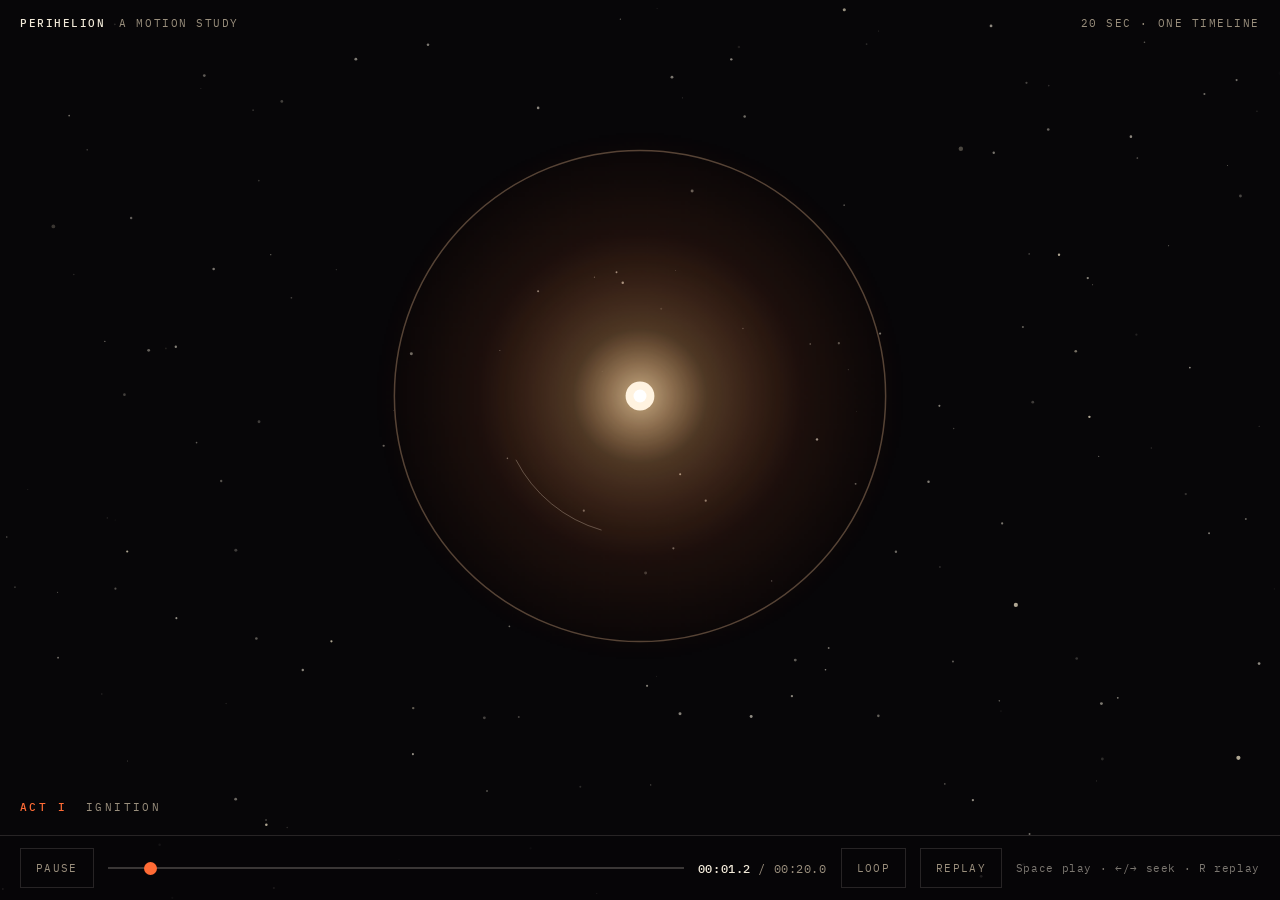
<file: perihelion/index.html>
<!DOCTYPE html>
<html lang="en">
<head>
<meta charset="UTF-8">
<meta name="viewport" content="width=device-width, initial-scale=1.0, viewport-fit=cover">
<title>PERIHELION — A Twenty-Second Orbit</title>
<meta name="description" content="A twenty-second motion study: a star ignites, three planets find their orbits, a comet slingshots past, and everything locks into alignment. One canvas, one timeline, fully scrubbable.">
<link rel="icon" href="data:image/svg+xml,%3Csvg xmlns='http://www.w3.org/2000/svg' viewBox='0 0 24 24'%3E%3Crect width='24' height='24' fill='%23070608'/%3E%3Ccircle cx='12' cy='12' r='3.4' fill='%23fff3e0'/%3E%3Ccircle cx='12' cy='12' r='8' fill='none' stroke='%23ff6b35' stroke-width='1.4'/%3E%3C/svg%3E">
<link rel="preconnect" href="https://fonts.googleapis.com">
<link rel="preconnect" href="https://fonts.gstatic.com" crossorigin>
<link href="https://fonts.googleapis.com/css2?family=Syne:wght@700;800&family=IBM+Plex+Mono:wght@400;500&display=swap" rel="stylesheet">
<style>
:root{
  --base:#070608;
  --bone:#f2ead9;
  --dim:#9a8f7d;
  --faint:rgba(242,234,217,.5);
  --hair:rgba(242,234,217,.14);
  --ember:#ff6b35;
  --ease-out:cubic-bezier(.23,1,.32,1);
  --mono:'IBM Plex Mono',ui-monospace,monospace;
}
*{margin:0;padding:0;box-sizing:border-box}
html,body{height:100%}
body{
  background:var(--base);
  color:var(--bone);
  font-family:var(--mono);
  overflow:hidden;
  -webkit-font-smoothing:antialiased;
}
:focus-visible{outline:2px solid var(--ember);outline-offset:2px}
canvas#stage{position:fixed;inset:0;width:100%;height:100%;display:block}

.topbar{
  position:fixed;top:0;left:0;right:0;z-index:5;
  display:flex;align-items:baseline;gap:14px;
  padding:16px 20px;
  font-size:11px;letter-spacing:.14em;text-transform:uppercase;color:var(--dim);
  pointer-events:none;
}
.topbar .name{color:var(--bone);font-weight:500}
.topbar .spacer{flex:1}

.actlabel{
  position:fixed;left:20px;bottom:86px;z-index:5;
  font-size:11px;letter-spacing:.22em;text-transform:uppercase;color:var(--dim);
  opacity:0;transition:opacity .3s var(--ease-out);
  pointer-events:none;
}
.actlabel.on{opacity:1}
.actlabel b{color:var(--ember);font-weight:500}

.bar{
  position:fixed;left:0;right:0;bottom:0;z-index:6;
  display:flex;align-items:center;gap:14px;
  padding:12px 20px calc(12px + env(safe-area-inset-bottom));
  background:rgba(7,6,8,.82);
  border-top:1px solid var(--hair);
}
.cbtn{
  font-family:var(--mono);font-size:11px;letter-spacing:.12em;text-transform:uppercase;
  color:var(--dim);border:1px solid var(--hair);
  height:40px;padding:0 15px;flex:none;
  display:inline-flex;align-items:center;gap:7px;
  background:transparent;cursor:pointer;
  transition:color .18s var(--ease-out),border-color .18s var(--ease-out);
}
@media (hover:hover) and (pointer:fine){
  .cbtn:hover{color:var(--bone);border-color:rgba(242,234,217,.4)}
}
.cbtn:active{transform:scale(.96)}
.cbtn[aria-pressed="true"]{color:var(--ember);border-color:rgba(255,107,53,.55)}
.cbtn.end{color:var(--ember);border-color:var(--ember)}
.scrubwrap{flex:1;display:flex;align-items:center;min-width:60px}
input[type=range].scrub{
  -webkit-appearance:none;appearance:none;
  width:100%;height:24px;background:transparent;cursor:pointer;
}
input[type=range].scrub::-webkit-slider-runnable-track{height:2px;background:rgba(242,234,217,.22)}
input[type=range].scrub::-webkit-slider-thumb{
  -webkit-appearance:none;appearance:none;
  width:13px;height:13px;border-radius:50%;
  background:var(--ember);margin-top:-5.5px;border:none;
}
input[type=range].scrub::-moz-range-track{height:2px;background:rgba(242,234,217,.22)}
input[type=range].scrub::-moz-range-thumb{width:13px;height:13px;border-radius:50%;background:var(--ember);border:none}
.tcode{
  font-size:11.5px;color:var(--dim);white-space:nowrap;
  font-variant-numeric:tabular-nums;letter-spacing:.05em;
}
.tcode b{color:var(--bone);font-weight:500}
.hint{font-size:10.5px;color:var(--faint);letter-spacing:.06em;white-space:nowrap}
@media (max-width:760px){
  .hint{display:none}
  .actlabel{bottom:auto;top:54px;left:16px}
  .topbar{padding:13px 16px}
  .topbar .spacer + span{display:none}
  .bar{padding:10px 14px calc(10px + env(safe-area-inset-bottom));gap:10px;flex-wrap:wrap}
  .scrubwrap{order:5;flex:1 1 100%}
  .cbtn{padding:0 11px}
}
</style>
</head>
<body>

<canvas id="stage" aria-label="Animated motion piece: a star ignites, planets orbit, a comet passes, and the system aligns."></canvas>

<header class="topbar">
  <span class="name">Perihelion</span>
  <span>A motion study</span>
  <span class="spacer"></span>
  <span>20 sec · one timeline</span>
</header>

<div class="actlabel" id="actLabel" aria-hidden="true"></div>

<footer class="bar">
  <button class="cbtn" id="playBtn" aria-label="Pause">Pause</button>
  <div class="scrubwrap">
    <input type="range" class="scrub" id="scrub" min="0" max="20" step="0.01" value="0" aria-label="Seek through the piece">
  </div>
  <div class="tcode"><b id="tCur">00:00.0</b> / 00:20.0</div>
  <button class="cbtn" id="loopBtn" aria-pressed="false">Loop</button>
  <button class="cbtn" id="replayBtn">Replay</button>
  <span class="hint">Space play · ←/→ seek · R replay</span>
</footer>

<script>
'use strict';
/* ================= config ================= */
const DUR = 20;
const CFG = {
  dust: 84,
  stars: 150,
  radii: [0.155, 0.235, 0.325],       // orbit radii, fraction of min(vw, vh)
  planetScale: [0.052, 0.062, 0.072],  // planet radius as fraction of its orbit radius
  alignStart: 11.0, alignEnd: 13.5,
  alignAngle: -0.62                    // the syzygy ray
};
const RM = window.matchMedia('(prefers-reduced-motion: reduce)').matches;

/* ================= easing (values from the animate skill tables) ================= */
const clamp01 = v => v < 0 ? 0 : v > 1 ? 1 : v;
const seg = (t, a, b) => clamp01((t - a) / (b - a));
const easeOutQuint = t => 1 - Math.pow(1 - t, 5);
const easeOutCubic = t => 1 - Math.pow(1 - t, 3);
const easeInOut = t => t < 0.5 ? 4 * t * t * t : 1 - Math.pow(-2 * t + 2, 3) / 2;
const bump = (t, c, w) => { const d = (t - c) / w; return Math.exp(-d * d); };
const TAU = Math.PI * 2;
function angNorm(a){ a = a % TAU; return a < 0 ? a + TAU : a; }

/* seeded rng so every frame is a pure function of t (scrub-safe) */
let _s = 1;
function srand(n){ _s = n >>> 0 || 1; }
function rnd(){ _s |= 0; _s = _s + 0x6D2B79F5 | 0; let t = Math.imul(_s ^ _s >>> 15, 1 | _s); t = t + Math.imul(t ^ t >>> 7, 61 | t) ^ t; return ((t ^ t >>> 14) >>> 0) / 4294967296; }

/* ================= scene data ================= */
const PLANETS = [
  { color: '#d9a441', speed:  0.55, start: 2.25, appear: 2.6 },
  { color: '#7d94b8', speed: -0.34, start: 5.30, appear: 3.2 },
  { color: '#c47a6d', speed:  0.21, start: 0.65, appear: 3.8 }
];
/* alignment targets are resolved once, deterministically */
const ALIGN = PLANETS.map((p, i) => {
  const snap = p.start + p.speed * CFG.alignStart;
  let delta = angNorm(CFG.alignAngle - snap);
  if (p.speed < 0) delta -= TAU;
  if (Math.abs(delta) < 1.2) delta += Math.sign(p.speed || 1) * TAU;
  return { snap, target: snap + delta };
});
function planetAngle(i, t){
  const p = PLANETS[i];
  if (t < CFG.alignStart) return p.start + p.speed * t;
  if (t < CFG.alignEnd){
    const u = easeInOut(seg(t, CFG.alignStart, CFG.alignEnd));
    return ALIGN[i].snap + (ALIGN[i].target - ALIGN[i].snap) * u;
  }
  return ALIGN[i].target + (t - CFG.alignEnd) * 0.05;
}
/* accretion dust: fixed seeds, spiral-in paths */
srand(20261013);
const DUST = [];
for (let i = 0; i < CFG.dust; i++){
  const ring = i % 3;
  DUST.push({
    ring,
    rJit: 0.94 + rnd() * 0.12,
    startMul: 2.7 + rnd() * 1.7,
    a0: rnd() * TAU,
    swirl: (1.4 + rnd() * 1.8) * (PLANETS[ring].speed >= 0 ? 1 : -1),
    t0: 0.7 + rnd() * 0.9,
    t1: 3.3 + rnd() * 0.9,
    size: 0.8 + rnd() * 1.5
  });
}
/* comet path control points, as fractions of viewport */
const COMET = { p0: [-0.12, 0.02], p1: [0.30, 0.66], p2: [0.74, 0.08], p3: [1.12, 0.52], t0: 6.0, t1: 9.8 };
function bez(p0, p1, p2, p3, u){
  const v = 1 - u;
  return [
    v*v*v*p0[0] + 3*v*v*u*p1[0] + 3*v*u*u*p2[0] + u*u*u*p3[0],
    v*v*v*p0[1] + 3*v*v*u*p1[1] + 3*v*u*u*p2[1] + u*u*u*p3[1]
  ];
}
const ACTS = [
  [0.0,  'Act I',   'Ignition'],
  [4.1,  'Act II',  'Orbit'],
  [6.0,  'Act III', 'The Comet'],
  [11.0, 'Act IV',  'Alignment'],
  [15.8, 'Act V',   'Perihelion']
];

/* ================= canvas setup ================= */
const cv = document.getElementById('stage');
const ctx = cv.getContext('2d');
let W = 0, H = 0, S = 0, CX = 0, CY = 0, DPR = 1;
let starLayer = null, glowSprite = null;
function buildLayers(){
  starLayer = document.createElement('canvas');
  starLayer.width = Math.max(2, W * DPR); starLayer.height = Math.max(2, H * DPR);
  const g = starLayer.getContext('2d');
  g.scale(DPR, DPR);
  srand(777);
  for (let i = 0; i < CFG.stars; i++){
    const x = rnd() * W, y = rnd() * H, r = 0.4 + rnd() * 1.1, a = 0.12 + rnd() * 0.5;
    g.globalAlpha = a;
    g.fillStyle = '#f2ead9';
    g.beginPath(); g.arc(x, y, r, 0, TAU); g.fill();
  }
  g.globalAlpha = 1;
  glowSprite = document.createElement('canvas');
  glowSprite.width = glowSprite.height = 256;
  const gg = glowSprite.getContext('2d');
  const grad = gg.createRadialGradient(128, 128, 0, 128, 128, 128);
  grad.addColorStop(0, 'rgba(255,220,170,0.85)');
  grad.addColorStop(0.25, 'rgba(255,180,110,0.32)');
  grad.addColorStop(0.6, 'rgba(255,120,60,0.10)');
  grad.addColorStop(1, 'rgba(255,110,50,0)');
  gg.fillStyle = grad;
  gg.fillRect(0, 0, 256, 256);
}
function resize(){
  DPR = Math.min(2, window.devicePixelRatio || 1);
  W = window.innerWidth; H = window.innerHeight;
  cv.width = W * DPR; cv.height = H * DPR;
  ctx.setTransform(DPR, 0, 0, DPR, 0, 0);
  S = Math.min(W, H);
  CX = W / 2; CY = H * 0.44;
  buildLayers();
}
window.addEventListener('resize', resize);
resize();

/* world push-in during the comet act */
function worldScale(t){
  const u = seg(t, 5.5, 7.6) - seg(t, 9.6, 12.0);
  return 1 + 0.12 * easeInOut(clamp01(u));
}

/* ================= render: a pure function of t ================= */
function render(t){
  ctx.clearRect(0, 0, W, H);
  ctx.fillStyle = '#070608';
  ctx.fillRect(0, 0, W, H);
  ctx.drawImage(starLayer, 0, 0, W, H);

  const ws = worldScale(t);
  ctx.save();
  ctx.translate(CX, CY);
  ctx.scale(ws, ws);
  ctx.translate(-CX, -CY);

  const R = CFG.radii.map(r => r * S);
  const ignite = easeOutQuint(seg(t, 0, 1.1));

  /* accretion dust */
  for (const d of DUST){
    if (t < d.t0 || t > d.t1 + 0.4) continue;
    const u = easeInOut(seg(t, d.t0, d.t1));
    const endR = R[d.ring] * d.rJit;
    const r = endR * (d.startMul + (1 - d.startMul) * u);
    const a = d.a0 + d.swirl * u;
    const fadeIn = seg(t, d.t0, d.t0 + 0.35);
    const fadeOut = 1 - seg(t, d.t1 - 0.3, d.t1 + 0.4);
    ctx.globalAlpha = 0.75 * fadeIn * fadeOut;
    ctx.fillStyle = '#e8dcc2';
    ctx.beginPath();
    ctx.arc(CX + Math.cos(a) * r, CY + Math.sin(a) * r, d.size, 0, TAU);
    ctx.fill();
  }
  ctx.globalAlpha = 1;

  /* orbit rings draw themselves, then settle */
  for (let i = 0; i < 3; i++){
    const u = easeOutCubic(seg(t, 1.2 + i * 0.5, 3.4 + i * 0.5));
    if (u <= 0) continue;
    const settle = 1 - 0.25 * seg(t, 15.5, 17);
    ctx.globalAlpha = 0.30 * settle;
    ctx.strokeStyle = '#f2ead9';
    ctx.lineWidth = 1;
    ctx.beginPath();
    ctx.arc(CX, CY, R[i], PLANETS[i].start - 0.4, PLANETS[i].start - 0.4 + TAU * u);
    ctx.stroke();
  }
  ctx.globalAlpha = 1;

  /* ignition shock ring */
  const shock = seg(t, 0.85, 2.3);
  if (shock > 0 && shock < 1){
    ctx.globalAlpha = (1 - shock) * 0.45;
    ctx.strokeStyle = '#ffcf9e';
    ctx.lineWidth = 1.5;
    ctx.beginPath();
    ctx.arc(CX, CY, easeOutCubic(shock) * R[2] * 1.25, 0, TAU);
    ctx.stroke();
    ctx.globalAlpha = 1;
  }

  /* the comet: one continuous tail, drawn as layered strokes along the path */
  if (t > COMET.t0 && t < COMET.t1){
    const u = easeInOut(seg(t, COMET.t0, COMET.t1));
    const tailLen = 0.17;
    const passes = [
      { w: 6.5, a: 0.07 }, { w: 3.4, a: 0.15 }, { w: 1.6, a: 0.30 }
    ];
    ctx.lineCap = 'round';
    ctx.lineJoin = 'round';
    for (const p of passes){
      ctx.globalAlpha = p.a;
      ctx.strokeStyle = '#ffb98a';
      ctx.lineWidth = p.w;
      ctx.beginPath();
      const steps = 26;
      for (let k = 0; k <= steps; k++){
        const uu = u - (k / steps) * tailLen;
        if (uu < 0) break;
        const [fx, fy] = bez(COMET.p0, COMET.p1, COMET.p2, COMET.p3, uu);
        const px = fx * W, py = fy * H;
        if (k === 0) ctx.moveTo(px, py); else ctx.lineTo(px, py);
      }
      ctx.stroke();
    }
    const [hx, hy] = bez(COMET.p0, COMET.p1, COMET.p2, COMET.p3, u);
    ctx.globalAlpha = 0.28;
    ctx.fillStyle = '#ffcf9e';
    ctx.beginPath();
    ctx.arc(hx * W, hy * H, 9, 0, TAU);
    ctx.fill();
    ctx.globalAlpha = 0.96;
    ctx.fillStyle = '#fff6e6';
    ctx.beginPath();
    ctx.arc(hx * W, hy * H, 3.4, 0, TAU);
    ctx.fill();
    ctx.globalAlpha = 1;
  }

  /* planets + trails */
  const pos = [];
  for (let i = 0; i < 3; i++){
    const appear = easeOutQuint(seg(t, PLANETS[i].appear, PLANETS[i].appear + 1.0));
    const ang = planetAngle(i, t);
    const x = CX + Math.cos(ang) * R[i];
    const y = CY + Math.sin(ang) * R[i];
    pos.push([x, y]);
    if (appear <= 0) continue;
    const trailFade = 1 - seg(t, 15.3, 16.4);
    if (trailFade > 0){
      for (let k = 13; k >= 1; k--){
        const a2 = planetAngle(i, Math.max(0, t - k * 0.07));
        ctx.globalAlpha = 0.20 * (1 - k / 14) * appear * trailFade;
        ctx.fillStyle = PLANETS[i].color;
        ctx.beginPath();
        ctx.arc(CX + Math.cos(a2) * R[i], CY + Math.sin(a2) * R[i], Math.max(0.6, R[i] * CFG.planetScale[i] * (1 - k / 16)), 0, TAU);
        ctx.fill();
      }
    }
    const pr = R[i] * CFG.planetScale[i] * (0.9 + 0.1 * appear);
    ctx.globalAlpha = appear;
    ctx.fillStyle = PLANETS[i].color;
    ctx.beginPath();
    ctx.arc(x, y, pr, 0, TAU);
    ctx.fill();
    ctx.globalAlpha = appear * 0.9;
    ctx.fillStyle = 'rgba(255,246,230,0.85)';
    ctx.beginPath();
    ctx.arc(x - pr * 0.28, y - pr * 0.28, pr * 0.32, 0, TAU);
    ctx.fill();
    ctx.globalAlpha = 1;
  }

  /* syzygy line + lock flashes */
  const lineU = seg(t, 13.4, 14.7);
  if (lineU > 0){
    const a = CFG.alignAngle;
    const fade = 1 - 0.45 * seg(t, 17.5, 19.5);
    ctx.globalAlpha = 0.5 * fade * easeOutCubic(lineU);
    ctx.strokeStyle = '#ff6b35';
    ctx.lineWidth = 1.2;
    ctx.beginPath();
    ctx.moveTo(CX - Math.cos(a) * R[0] * 0.4, CY - Math.sin(a) * R[0] * 0.4);
    ctx.lineTo(CX + Math.cos(a) * R[2] * 1.28 * easeOutCubic(lineU), CY + Math.sin(a) * R[2] * 1.28 * easeOutCubic(lineU));
    ctx.stroke();
    ctx.globalAlpha = 1;
  }
  for (let i = 0; i < 3; i++){
    const lt = 13.5 + i * 0.13;
    const u = seg(t, lt, lt + 0.85);
    if (u <= 0 || u >= 1) continue;
    ctx.globalAlpha = (1 - u) * 0.65;
    ctx.strokeStyle = PLANETS[i].color;
    ctx.lineWidth = 1.4;
    ctx.beginPath();
    ctx.arc(pos[i][0], pos[i][1], 6 + easeOutCubic(u) * 30, 0, TAU);
    ctx.stroke();
    ctx.globalAlpha = 1;
  }

  /* the star */
  const flare = 1
    + 0.55 * bump(t, 7.8, 0.55)
    + 0.40 * bump(t, 13.6, 0.42)
    + 0.22 * bump(t, 16.4, 0.6);
  const glowR = S * 0.30 * ignite * flare;
  if (glowR > 1){
    ctx.globalAlpha = 0.9 * ignite;
    ctx.drawImage(glowSprite, CX - glowR, CY - glowR, glowR * 2, glowR * 2);
    ctx.globalAlpha = 1;
  }
  const coreR = S * 0.016 * (0.35 + 0.65 * ignite) * (1 + 0.12 * bump(t, 13.6, 0.42));
  if (coreR > 0.3){
    ctx.fillStyle = '#fff3e0';
    ctx.beginPath();
    ctx.arc(CX, CY, coreR, 0, TAU);
    ctx.fill();
    ctx.fillStyle = '#ffffff';
    ctx.beginPath();
    ctx.arc(CX, CY, coreR * 0.45, 0, TAU);
    ctx.fill();
  }
  ctx.restore();

  /* wordmark lockup */
  drawWordmark(t);
}

let wordmarkCache = { size: 0, widths: [], total: 0 };
function drawWordmark(t){
  const u0 = seg(t, 15.8, 16.4);
  if (u0 <= 0) return;
  const word = 'PERIHELION';
  const size = Math.max(30, Math.min(80, S * 0.078));
  const track = size * 0.17;
  ctx.font = '800 ' + size + 'px Syne, sans-serif';
  if (wordmarkCache.size !== size){
    const widths = [];
    let total = 0;
    for (const ch of word){ const w = ctx.measureText(ch).width; widths.push(w); total += w + track; }
    wordmarkCache = { size, widths, total: total - track };
  }
  const baseY = H * 0.80;
  let x = CX - wordmarkCache.total / 2;
  ctx.textBaseline = 'middle';
  for (let i = 0; i < word.length; i++){
    const e = easeOutQuint(seg(t, 15.8 + i * 0.045, 16.7 + i * 0.045));
    if (e > 0){
      ctx.globalAlpha = e;
      ctx.fillStyle = '#f2ead9';
      ctx.fillText(word[i], x, baseY + (1 - e) * 26);
    }
    x += wordmarkCache.widths[i] + track;
  }
  ctx.globalAlpha = 1;
  /* rule + subtitle */
  const ruleU = easeOutCubic(seg(t, 16.9, 17.9));
  if (ruleU > 0){
    const wHalf = wordmarkCache.total * 0.5 * ruleU;
    ctx.globalAlpha = 0.85;
    ctx.strokeStyle = '#ff6b35';
    ctx.lineWidth = 1.5;
    ctx.beginPath();
    ctx.moveTo(CX - wHalf, baseY + size * 0.62);
    ctx.lineTo(CX + wHalf, baseY + size * 0.62);
    ctx.stroke();
    ctx.globalAlpha = 1;
  }
  const subU = seg(t, 17.5, 18.5);
  if (subU > 0){
    ctx.globalAlpha = 0.75 * subU;
    ctx.fillStyle = '#9a8f7d';
    ctx.font = '500 ' + Math.max(10, S * 0.016) + 'px "IBM Plex Mono", monospace';
    try { ctx.letterSpacing = '5px'; } catch (e) {}
    ctx.textAlign = 'center';
    ctx.fillText('A TWENTY-SECOND ORBIT', CX, baseY + size * 0.62 + 30);
    ctx.textAlign = 'left';
    try { ctx.letterSpacing = '0px'; } catch (e) {}
    ctx.globalAlpha = 1;
  }
}

/* ================= playback ================= */
const playBtn = document.getElementById('playBtn');
const replayBtn = document.getElementById('replayBtn');
const loopBtn = document.getElementById('loopBtn');
const scrub = document.getElementById('scrub');
const tCur = document.getElementById('tCur');
const actLabel = document.getElementById('actLabel');
let t = 0, playing = false, loop = false, lastTs = null, curAct = -1, scrubbing = false;

function fmt(v){
  const m = Math.floor(v / 60), s = v - m * 60;
  return '00:' + String(Math.floor(s)).padStart(2, '0') + '.' + Math.floor((s % 1) * 10);
}
function setAct(tt){
  let idx = 0;
  for (let i = 0; i < ACTS.length; i++) if (tt >= ACTS[i][0]) idx = i;
  if (idx !== curAct){
    curAct = idx;
    actLabel.innerHTML = '<b>' + ACTS[idx][1] + '</b>&nbsp;&nbsp;' + ACTS[idx][2];
    actLabel.classList.add('on');
  }
}
function syncUI(){
  tCur.textContent = fmt(t);
  if (!scrubbing) scrub.value = t;
  playBtn.textContent = playing ? 'Pause' : 'Play';
  playBtn.setAttribute('aria-label', playing ? 'Pause' : 'Play');
  replayBtn.classList.toggle('end', !playing && t >= DUR - 0.001);
  setAct(t);
}
function seek(nt){
  t = Math.max(0, Math.min(DUR, nt));
  render(t);
  syncUI();
}
function setPlaying(p){
  playing = p;
  lastTs = null;
  syncUI();
}
function frame(ts){
  if (!playing) return;
  if (lastTs === null) lastTs = ts;
  const dt = Math.min(0.05, (ts - lastTs) / 1000);
  lastTs = ts;
  t += dt;
  if (t >= DUR){
    if (loop){ t = t - DUR; }
    else { t = DUR; setPlaying(false); render(t); syncUI(); return; }
  }
  render(t);
  syncUI();
  requestAnimationFrame(frame);
}
function play(){
  if (t >= DUR - 0.001) t = 0;
  setPlaying(true);
  requestAnimationFrame(frame);
}
playBtn.addEventListener('click', () => { playing ? setPlaying(false) : play(); });
replayBtn.addEventListener('click', () => { seek(0); play(); });
loopBtn.addEventListener('click', () => {
  loop = !loop;
  loopBtn.setAttribute('aria-pressed', String(loop));
  if (loop && !playing && t >= DUR - 0.001) play();
});
scrub.addEventListener('input', () => { seek(parseFloat(scrub.value)); });
scrub.addEventListener('pointerdown', () => { scrubbing = true; });
window.addEventListener('pointerup', () => { scrubbing = false; });
document.addEventListener('visibilitychange', () => { if (document.hidden && playing) setPlaying(false); });
document.addEventListener('keydown', e => {
  if (e.metaKey || e.ctrlKey || e.altKey) return;
  const tag = (e.target && e.target.tagName) || '';
  if (tag === 'INPUT' && e.key !== ' ') return;
  if (e.key === ' '){
    if (tag === 'BUTTON') return;
    e.preventDefault();
    playing ? setPlaying(false) : play();
  }
  else if (e.key === 'ArrowRight'){ seek(t + 1); }
  else if (e.key === 'ArrowLeft'){ seek(t - 1); }
  else if (e.key.toLowerCase() === 'r'){ seek(0); play(); }
});

/* ================= init ================= */
const startT = parseFloat(new URLSearchParams(location.search).get('t') || 'NaN');
if (!Number.isNaN(startT)) seek(Math.max(0, Math.min(DUR, startT)));
else seek(0);
if (RM){
  seek(DUR);
  setPlaying(false);
} else {
  let started = false;
  const begin = () => { if (!started){ started = true; play(); } };
  if (document.fonts && document.fonts.ready){
    document.fonts.ready.then(() => setTimeout(begin, 60));
    setTimeout(begin, 700);
  } else setTimeout(begin, 120);
}
</script>
</body>
</html>
</file>
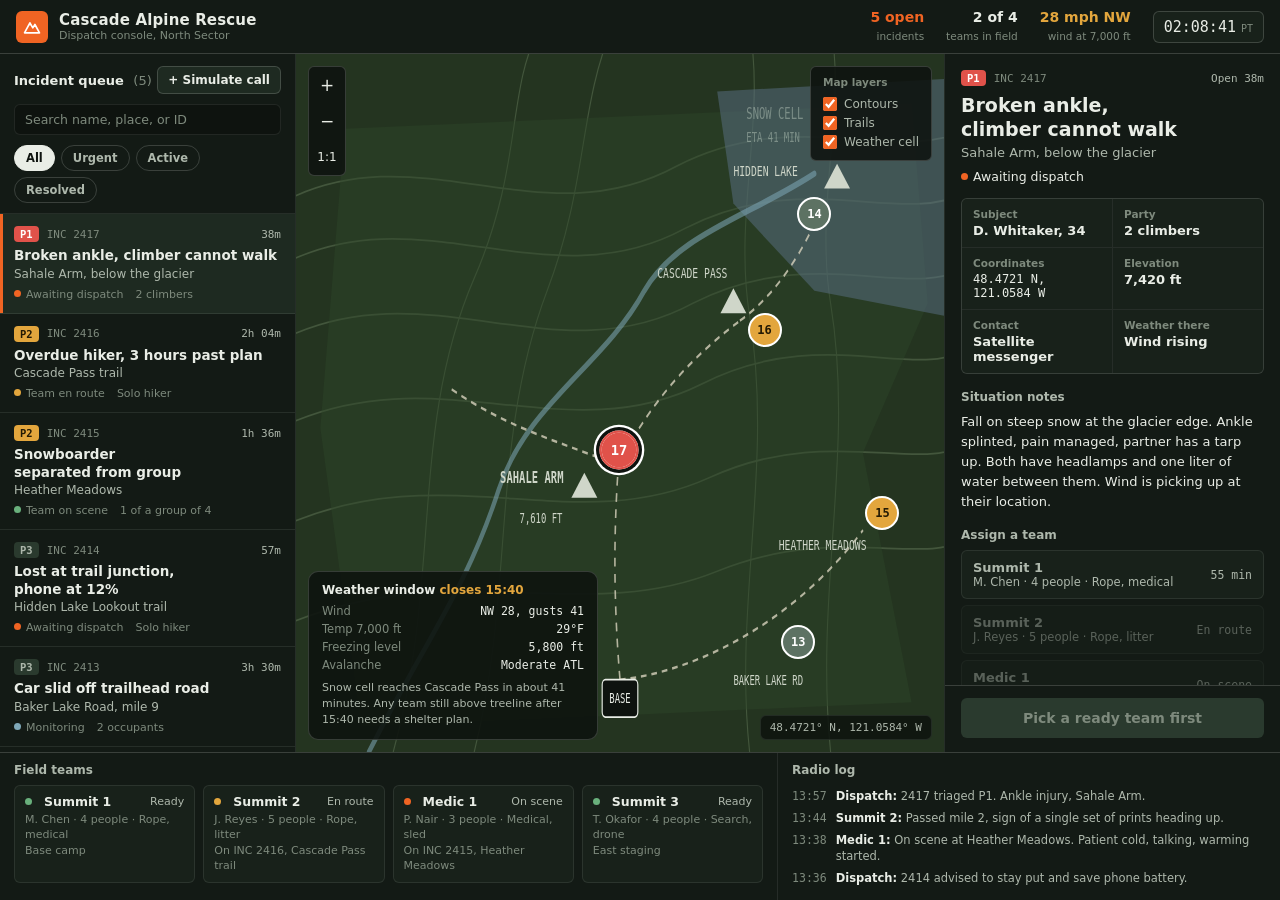
<file: rescue/index.html>
<!DOCTYPE html>
<html lang="en">
<head>
<meta charset="UTF-8">
<meta name="viewport" content="width=device-width, initial-scale=1.0">
<title>Cascade Alpine Rescue, Dispatch Console</title>
<style>
  :root{
    --pine-950:#0e130f;
    --pine-900:#131a15;
    --pine-850:#18211a;
    --pine-800:#1e2a21;
    --pine-700:#2a3a2e;
    --line:rgba(232,236,231,.09);
    --line-strong:rgba(232,236,231,.18);
    --paper:#e9ede6;
    --paper-dim:#aeb8ac;
    --paper-faint:#7e8a7d;
    --rescue:#f06423;
    --rescue-dark:#c24e18;
    --amber:#e3a63d;
    --ok:#69b07c;
    --danger:#e0524a;
    --water:#7fa8b8;
    --radius:10px;
    --radius-sm:6px;
    --mono:ui-monospace,"SF Mono","Cascadia Mono",Consolas,monospace;
    --sans:"Avenir Next","Segoe UI",system-ui,-apple-system,sans-serif;
  }
  *{margin:0;padding:0;box-sizing:border-box}
  html,body{height:100%}
  body{
    font-family:var(--sans);
    background:var(--pine-950);
    color:var(--paper);
    -webkit-font-smoothing:antialiased;
    overflow:hidden;
  }
  ::selection{background:var(--rescue);color:#fff}
  button{font-family:inherit;cursor:pointer}
  button:focus-visible,[tabindex]:focus-visible,input:focus-visible{outline:2px solid var(--rescue);outline-offset:2px}
  .num{font-variant-numeric:tabular-nums}

  /* ---------- App shell ---------- */
  .app{height:100dvh;display:grid;grid-template-rows:54px minmax(0,1fr) 148px}

  /* ---------- Top bar ---------- */
  header{
    display:flex;align-items:center;gap:18px;padding:0 16px;
    background:var(--pine-900);border-bottom:1px solid var(--line-strong);
  }
  .brand{display:flex;align-items:center;gap:11px;min-width:0}
  .brand-mark{
    width:32px;height:32px;flex:none;border-radius:var(--radius-sm);
    background:var(--rescue);display:grid;place-items:center;
  }
  .brand-mark svg{width:20px;height:20px}
  .brand h1{font-size:15px;font-weight:700;letter-spacing:.01em;white-space:nowrap}
  .brand p{font-size:11px;color:var(--paper-faint);white-space:nowrap}
  .top-stats{display:flex;gap:22px;margin-left:auto;align-items:center}
  .top-stat{text-align:right}
  .top-stat b{display:block;font-size:14px;font-weight:650}
  .top-stat span{font-size:10.5px;color:var(--paper-faint)}
  .top-stat b.warn{color:var(--amber)}
  .top-stat b.hot{color:var(--rescue)}
  .clock{
    font-family:var(--mono);font-size:15px;color:var(--paper);
    border:1px solid var(--line-strong);border-radius:var(--radius-sm);
    padding:6px 10px;background:var(--pine-850);white-space:nowrap;
  }
  .clock small{color:var(--paper-faint);font-size:10px;margin-left:5px}

  /* ---------- Main grid ---------- */
  main{display:grid;grid-template-columns:296px minmax(0,1fr) 336px;min-height:0}

  /* ---------- Incident queue ---------- */
  .queue{background:var(--pine-900);border-right:1px solid var(--line);display:flex;flex-direction:column;min-height:0}
  .queue-head{padding:12px 14px 10px;border-bottom:1px solid var(--line)}
  .queue-head-row{display:flex;align-items:center;justify-content:space-between;margin-bottom:10px}
  .queue-head h2{font-size:13px;font-weight:650}
  .queue-head h2 span{color:var(--paper-faint);font-weight:500;margin-left:5px}
  .new-call{
    background:var(--pine-800);color:var(--paper);border:1px solid var(--line-strong);
    border-radius:var(--radius-sm);font-size:12px;font-weight:600;padding:6px 10px;
    transition:transform .12s ease-out,background .12s ease-out;
  }
  .new-call:hover{background:var(--pine-700)}
  .new-call:active{transform:scale(.96)}
  .search{
    width:100%;background:var(--pine-950);border:1px solid var(--line);color:var(--paper);
    border-radius:var(--radius-sm);padding:7px 10px;font-size:12.5px;font-family:inherit;margin-bottom:10px;
  }
  .search::placeholder{color:var(--paper-faint)}
  .filters{display:flex;gap:6px;flex-wrap:wrap}
  .filter{
    background:transparent;color:var(--paper-dim);border:1px solid var(--line-strong);
    border-radius:999px;font-size:11.5px;font-weight:600;padding:5px 11px;
    transition:background .12s ease-out,color .12s ease-out;
  }
  .filter:hover{color:var(--paper)}
  .filter[aria-pressed="true"]{background:var(--paper);color:var(--pine-950);border-color:var(--paper)}
  .queue-list{overflow-y:auto;flex:1;scrollbar-width:thin;scrollbar-color:var(--pine-700) transparent}
  .incident{
    width:100%;text-align:left;background:transparent;border:none;border-bottom:1px solid var(--line);
    padding:12px 14px;color:var(--paper);display:block;
    transition:background .12s ease-out;
  }
  .incident:hover{background:var(--pine-850)}
  .incident[aria-selected="true"]{background:var(--pine-800);box-shadow:inset 3px 0 0 var(--rescue)}
  .incident-top{display:flex;align-items:center;gap:8px;margin-bottom:5px}
  .prio{font-family:var(--mono);font-size:10.5px;font-weight:700;padding:2px 6px;border-radius:4px;flex:none}
  .prio.p1{background:var(--danger);color:#fff}
  .prio.p2{background:var(--amber);color:#241a04}
  .prio.p3{background:var(--pine-700);color:var(--paper-dim)}
  .incident-id{font-family:var(--mono);font-size:11px;color:var(--paper-faint)}
  .incident-age{margin-left:auto;font-family:var(--mono);font-size:11px;color:var(--paper-dim)}
  .incident h3{font-size:13.5px;font-weight:650;line-height:1.3;text-wrap:balance}
  .incident-loc{font-size:12px;color:var(--paper-dim);margin-top:2px}
  .incident-meta{display:flex;gap:12px;margin-top:7px;font-size:11px;color:var(--paper-faint)}
  .status-dot{display:inline-block;width:7px;height:7px;border-radius:50%;margin-right:5px;vertical-align:1px}
  .st-await{background:var(--rescue)} .st-route{background:var(--amber)} .st-scene{background:var(--ok)} .st-done{background:var(--paper-faint)} .st-mon{background:var(--water)}
  .queue-empty{padding:22px 14px;color:var(--paper-dim);font-size:13px;line-height:1.5}
  .queue-empty button{margin-top:10px;background:var(--rescue);border:none;color:#fff;font-weight:650;font-size:12.5px;padding:8px 12px;border-radius:var(--radius-sm)}

  /* ---------- Map ---------- */
  .map-zone{position:relative;background:#22301f;min-width:0;overflow:hidden}
  .map-viewport{position:absolute;inset:0}
  .map-world{position:absolute;inset:0;transform-origin:50% 50%;transition:transform .25s cubic-bezier(.23,1,.32,1)}
  .map-world svg{width:100%;height:100%;display:block}
  .marker{
    position:absolute;width:34px;height:34px;margin:-17px 0 0 -17px;border-radius:50%;
    border:2px solid #fff;font-family:var(--mono);font-size:12px;font-weight:700;color:#fff;
    display:grid;place-items:center;z-index:3;
    transition:transform .15s ease-out,box-shadow .15s ease-out;
  }
  .marker:hover{transform:scale(1.12)}
  .marker:active{transform:scale(.96)}
  .marker.m-p1{background:var(--danger)} .marker.m-p2{background:var(--amber);color:#241a04} .marker.m-p3{background:#5d7263}
  .marker.m-done{background:var(--ok)}
  .marker[aria-pressed="true"]{box-shadow:0 0 0 3px var(--pine-950),0 0 0 5px #fff;transform:scale(1.15)}
  .marker.dim{opacity:.25}
  @media (prefers-reduced-motion: no-preference){
    .marker.pulse::after{
      content:"";position:absolute;inset:-2px;border-radius:50%;border:2px solid var(--danger);
      animation:pulse 2s ease-out infinite;
    }
    @keyframes pulse{0%{transform:scale(1);opacity:.9}70%{transform:scale(1.7);opacity:0}100%{opacity:0}}
  }
  .map-tools{
    position:absolute;top:12px;left:12px;z-index:5;display:flex;flex-direction:column;gap:6px;
  }
  .map-tools .tool-group{background:rgba(14,19,15,.88);border:1px solid var(--line-strong);border-radius:var(--radius-sm);overflow:hidden;display:flex;flex-direction:column}
  .map-tools button{
    width:36px;height:36px;background:transparent;border:none;color:var(--paper);font-size:17px;line-height:1;
  }
  .map-tools button:hover{background:var(--pine-700)}
  .layer-box{
    position:absolute;top:12px;right:12px;z-index:5;background:rgba(14,19,15,.88);
    border:1px solid var(--line-strong);border-radius:var(--radius-sm);padding:9px 12px;
  }
  .layer-box p{font-size:10.5px;color:var(--paper-faint);font-weight:650;margin-bottom:6px}
  .layer-box label{display:flex;align-items:center;gap:7px;font-size:12px;color:var(--paper-dim);padding:2.5px 0;cursor:pointer}
  .layer-box input{accent-color:var(--rescue);width:14px;height:14px}
  .wx-card{
    position:absolute;left:12px;bottom:12px;z-index:5;background:rgba(14,19,15,.9);
    border:1px solid var(--line-strong);border-radius:var(--radius);padding:11px 13px;max-width:290px;
  }
  .wx-card h3{font-size:12px;font-weight:650;margin-bottom:7px}
  .wx-card h3 span{color:var(--amber);font-weight:650}
  .wx-grid{display:grid;grid-template-columns:1fr 1fr;gap:4px 16px;font-size:11.5px}
  .wx-grid dt{color:var(--paper-faint)} .wx-grid dd{font-family:var(--mono);text-align:right}
  .wx-note{font-size:11px;color:var(--paper-dim);margin-top:8px;line-height:1.45;text-wrap:pretty}
  .coords-readout{
    position:absolute;right:12px;bottom:12px;z-index:5;font-family:var(--mono);font-size:11px;
    color:var(--paper-dim);background:rgba(14,19,15,.85);border:1px solid var(--line);
    border-radius:var(--radius-sm);padding:5px 9px;
  }

  /* ---------- Detail panel ---------- */
  .detail{background:var(--pine-900);border-left:1px solid var(--line);min-height:0;display:flex;flex-direction:column}
  .detail-inner{padding:16px;overflow-y:auto;flex:1;scrollbar-width:thin;scrollbar-color:var(--pine-700) transparent}
  .detail-foot{padding:12px 16px 14px;border-top:1px solid var(--line-strong);background:var(--pine-900)}
  .detail-foot .dispatch-btn{margin-top:0}
  .detail-foot:empty{display:none}
  .detail .incident-top{margin-bottom:8px}
  .detail h2{font-size:19px;font-weight:700;line-height:1.25;text-wrap:balance}
  .detail-loc{color:var(--paper-dim);font-size:13px;margin-top:3px}
  .fact-grid{display:grid;grid-template-columns:1fr 1fr;gap:1px;background:var(--line);border:1px solid var(--line);border-radius:var(--radius-sm);overflow:hidden;margin:14px 0}
  .fact{background:var(--pine-850);padding:9px 11px}
  .fact dt{font-size:10.5px;color:var(--paper-faint);font-weight:600;margin-bottom:3px}
  .fact dd{font-size:13px;font-weight:600}
  .fact dd.mono{font-family:var(--mono);font-size:12px;font-weight:500}
  .detail h4{font-size:12px;font-weight:650;color:var(--paper-dim);margin:16px 0 8px}
  .notes{font-size:13px;line-height:1.55;color:var(--paper);text-wrap:pretty}
  .timeline{list-style:none}
  .timeline li{display:flex;gap:10px;padding:5px 0;font-size:12.5px;color:var(--paper-faint);align-items:baseline}
  .timeline li.done{color:var(--paper)}
  .timeline li.now{color:var(--paper);font-weight:600}
  .timeline .t-dot{width:9px;height:9px;border-radius:50%;border:2px solid var(--pine-700);flex:none;transform:translateY(1px)}
  .timeline li.done .t-dot{background:var(--ok);border-color:var(--ok)}
  .timeline li.now .t-dot{background:var(--rescue);border-color:var(--rescue)}
  .timeline time{margin-left:auto;font-family:var(--mono);font-size:11px;color:var(--paper-faint)}
  .team-pick{display:flex;flex-direction:column;gap:6px}
  .team-option{
    display:flex;align-items:center;gap:10px;text-align:left;width:100%;
    background:var(--pine-850);border:1px solid var(--line);border-radius:var(--radius-sm);
    padding:9px 11px;color:var(--paper);transition:border-color .12s ease-out,background .12s ease-out;
  }
  .team-option:hover{border-color:var(--line-strong)}
  .team-option[aria-pressed="true"]{border-color:var(--rescue);background:var(--pine-800)}
  .team-option:disabled{opacity:.45;cursor:not-allowed}
  .team-option b{font-size:13px}
  .team-option span{font-size:11.5px;color:var(--paper-dim);display:block}
  .team-option .eta{margin-left:auto;font-family:var(--mono);font-size:11.5px;color:var(--paper-dim);text-align:right}
  .dispatch-btn{
    width:100%;margin-top:12px;background:var(--rescue);color:#fff;border:none;
    border-radius:var(--radius-sm);font-size:14px;font-weight:700;padding:12px;
    transition:transform .12s ease-out,background .12s ease-out;
  }
  .dispatch-btn:hover{background:var(--rescue-dark)}
  .dispatch-btn:active{transform:scale(.97)}
  .dispatch-btn:disabled{background:var(--pine-700);color:var(--paper-faint);cursor:not-allowed}
  .dispatch-btn.secondary{background:var(--pine-800);border:1px solid var(--line-strong);color:var(--paper)}
  .dispatch-btn.secondary:hover{background:var(--pine-700)}

  /* ---------- Bottom strip ---------- */
  .bottom{display:grid;grid-template-columns:minmax(0,1.55fr) minmax(0,1fr);border-top:1px solid var(--line-strong);background:var(--pine-900);min-height:0}
  .teams{padding:10px 14px;border-right:1px solid var(--line);overflow:hidden}
  .teams h2,.log h2{font-size:12px;font-weight:650;color:var(--paper-dim);margin-bottom:8px}
  .team-row{display:grid;grid-template-columns:repeat(4,1fr);gap:8px}
  .team-card{background:var(--pine-850);border:1px solid var(--line);border-radius:var(--radius-sm);padding:8px 10px}
  .team-card-top{display:flex;align-items:center;gap:7px}
  .team-card b{font-size:12.5px}
  .team-card .members{font-size:11px;color:var(--paper-faint);margin-top:3px;line-height:1.4}
  .log{padding:10px 14px;overflow-y:auto;scrollbar-width:thin;scrollbar-color:var(--pine-700) transparent}
  .log ul{list-style:none}
  .log li{display:flex;gap:9px;font-size:11.5px;padding:3px 0;color:var(--paper-dim);line-height:1.4}
  .log time{font-family:var(--mono);color:var(--paper-faint);flex:none}
  .log li b{color:var(--paper);font-weight:600}

  .toast{
    position:fixed;left:50%;bottom:164px;transform:translateX(-50%) translateY(8px);z-index:20;
    background:var(--paper);color:var(--pine-950);font-size:13px;font-weight:600;
    padding:10px 16px;border-radius:var(--radius-sm);opacity:0;pointer-events:none;
    transition:opacity .18s ease-out,transform .18s ease-out;
    box-shadow:0 8px 24px rgba(0,0,0,.4);
  }
  .toast.show{opacity:1;transform:translateX(-50%) translateY(0)}

  @media (max-width:1080px){
    .app{grid-template-rows:54px minmax(0,1fr) auto}
    main{grid-template-columns:250px minmax(0,1fr) 300px}
    .top-stats .hide-m{display:none}
    .bottom{grid-template-columns:1fr;max-height:220px;overflow-y:auto}
    .teams{border-right:none;border-bottom:1px solid var(--line)}
    .team-row{grid-template-columns:repeat(2,1fr)}
  }
  @media (max-width:760px){
    body{overflow:auto}
    .app{height:auto;display:block}
    header{flex-wrap:wrap;height:auto;padding:10px 12px;row-gap:8px}
    .top-stats{gap:14px;margin-left:0}
    main{display:block}
    .queue{border-right:none;border-bottom:1px solid var(--line)}
    .queue-list{max-height:300px}
    .map-zone{height:420px;position:relative}
    .detail{border-left:none}
    .bottom{display:block}
    .wx-card{display:none}
    .toast{bottom:20px}
  }
</style>
</head>
<body>
<div class="app">

  <header>
    <div class="brand">
      <div class="brand-mark" aria-hidden="true">
        <svg viewBox="0 0 24 24" fill="none" stroke="#fff" stroke-width="2" stroke-linejoin="round"><path d="M3 19 L9.5 7 L13 13 L15.5 9 L21 19 Z"/><path d="M9.5 7 L11 10 L8 10 Z" fill="#fff" stroke="none"/></svg>
      </div>
      <div>
        <h1>Cascade Alpine Rescue</h1>
        <p>Dispatch console, North Sector</p>
      </div>
    </div>
    <div class="top-stats">
      <div class="top-stat hide-m"><b class="hot num" id="stat-open">4 open</b><span>incidents</span></div>
      <div class="top-stat hide-m"><b class="num">2 of 4</b><span>teams in field</span></div>
      <div class="top-stat"><b class="warn num">28 mph NW</b><span>wind at 7,000 ft</span></div>
      <div class="clock num"><span id="clock">--:--:--</span><small>PT</small></div>
    </div>
  </header>

  <main>
    <!-- Queue -->
    <section class="queue" aria-label="Incident queue">
      <div class="queue-head">
        <div class="queue-head-row">
          <h2>Incident queue <span id="queue-count"></span></h2>
          <button class="new-call" id="new-call" type="button">+ Simulate call</button>
        </div>
        <input class="search" id="search" type="search" placeholder="Search name, place, or ID" aria-label="Search incidents">
        <div class="filters" role="group" aria-label="Filter incidents">
          <button class="filter" data-filter="all" aria-pressed="true" type="button">All</button>
          <button class="filter" data-filter="urgent" aria-pressed="false" type="button">Urgent</button>
          <button class="filter" data-filter="active" aria-pressed="false" type="button">Active</button>
          <button class="filter" data-filter="done" aria-pressed="false" type="button">Resolved</button>
        </div>
      </div>
      <div class="queue-list" id="queue-list" role="listbox" aria-label="Incidents"></div>
    </section>

    <!-- Map -->
    <section class="map-zone" aria-label="Operations map">
      <div class="map-viewport">
        <div class="map-world" id="map-world">
          <svg viewBox="0 0 800 560" preserveAspectRatio="none" aria-hidden="true">
            <rect width="800" height="560" fill="#243420"/>
            <g id="layer-contours" fill="none" stroke="#43563c" stroke-width="1.4">
              <path d="M-20 120 C150 60, 300 150, 470 90 C620 40, 740 90, 830 60"/>
              <path d="M-20 170 C150 110, 310 200, 480 140 C630 90, 750 140, 830 110"/>
              <path d="M-20 230 C160 170, 320 260, 490 200 C640 150, 760 200, 830 170"/>
              <path d="M-20 300 C170 240, 330 320, 500 265 C650 215, 770 265, 830 235"/>
              <path d="M-20 380 C180 320, 340 390, 510 340 C660 295, 780 340, 830 310"/>
              <path d="M-20 460 C190 400, 350 460, 520 415 C670 375, 790 415, 830 385"/>
              <path d="M120 560 C180 420, 140 300, 220 180 C280 90, 260 30, 300 -20"/>
              <path d="M220 560 C270 430, 240 310, 310 190 C360 105, 350 40, 390 -20"/>
              <path d="M560 560 C540 440, 590 330, 560 210 C540 130, 580 50, 560 -20"/>
              <path d="M660 560 C640 430, 690 320, 660 200 C640 120, 680 40, 660 -20"/>
            </g>
            <g fill="#2e4529">
              <path d="M60 60 L760 40 L780 200 L700 320 L760 520 L80 540 L30 300 Z" opacity=".45"/>
            </g>
            <g id="layer-weather" opacity=".5">
              <path d="M520 30 L800 20 L800 210 L640 190 L540 120 Z" fill="#5b7186"/>
              <text x="556" y="52" fill="#cfe0ea" font-family="monospace" font-size="13">SNOW CELL</text>
              <text x="556" y="71" fill="#cfe0ea" font-family="monospace" font-size="11">ETA 41 MIN</text>
            </g>
            <path d="M90 560 C160 470, 210 430, 250 350 C285 280, 380 250, 430 190 C470 145, 560 130, 640 96" fill="none" stroke="#7fa8b8" stroke-width="5" opacity=".55" stroke-linecap="round"/>
            <g id="layer-trails" fill="none" stroke="#d8d2bd" stroke-width="2" stroke-dasharray="7 6" opacity=".8">
              <path d="M400 502 C392 440, 392 385, 398 330"/>
              <path d="M398 330 C440 275, 495 240, 548 214"/>
              <path d="M398 330 C330 312, 260 300, 190 268"/>
              <path d="M548 214 C595 192, 630 155, 652 118"/>
              <path d="M400 502 C500 495, 620 452, 700 382"/>
            </g>
            <g font-family="monospace" fill="#cfd6c9">
              <path d="M356 336 L372 356 L340 356 Z" fill="#cfd6c9"/>
              <text x="252" y="344" font-size="13" font-weight="bold">SAHALE ARM</text>
              <text x="276" y="376" font-size="11">7,610 FT</text>
              <path d="M540 188 L556 208 L524 208 Z" fill="#cfd6c9"/>
              <text x="446" y="180" font-size="12">CASCADE PASS</text>
              <path d="M668 88 L684 108 L652 108 Z" fill="#cfd6c9"/>
              <text x="540" y="98" font-size="12">HIDDEN LAKE</text>
              <text x="596" y="398" font-size="12">HEATHER MEADOWS</text>
              <text x="540" y="506" font-size="11">BAKER LAKE RD</text>
            </g>
            <g id="route-layer" fill="none" stroke="#f06423" stroke-width="3.5" stroke-linecap="round"></g>
            <g>
              <rect x="378" y="502" width="44" height="30" rx="4" fill="#0e130f" stroke="#e9ede6" stroke-width="1.4"/>
              <text x="400" y="521" text-anchor="middle" font-family="monospace" font-size="11" fill="#e9ede6">BASE</text>
            </g>
          </svg>
          <div id="markers"></div>
        </div>
      </div>

      <div class="map-tools">
        <div class="tool-group">
          <button id="zoom-in" type="button" aria-label="Zoom map in">+</button>
          <button id="zoom-out" type="button" aria-label="Zoom map out">−</button>
          <button id="zoom-reset" type="button" aria-label="Reset map zoom" style="font-size:12px">1:1</button>
        </div>
      </div>

      <div class="layer-box">
        <p>Map layers</p>
        <label><input type="checkbox" data-layer="layer-contours" checked> Contours</label>
        <label><input type="checkbox" data-layer="layer-trails" checked> Trails</label>
        <label><input type="checkbox" data-layer="layer-weather" checked> Weather cell</label>
      </div>

      <div class="wx-card">
        <h3>Weather window <span>closes 15:40</span></h3>
        <dl class="wx-grid">
          <dt>Wind</dt><dd>NW 28, gusts 41</dd>
          <dt>Temp 7,000 ft</dt><dd>29°F</dd>
          <dt>Freezing level</dt><dd>5,800 ft</dd>
          <dt>Avalanche</dt><dd>Moderate ATL</dd>
        </dl>
        <p class="wx-note">Snow cell reaches Cascade Pass in about 41 minutes. Any team still above treeline after 15:40 needs a shelter plan.</p>
      </div>

      <div class="coords-readout num" id="coords">48.4721° N, 121.0584° W</div>
    </section>

    <!-- Detail -->
    <aside class="detail" aria-label="Incident detail">
      <div class="detail-inner" id="detail"></div>
      <div class="detail-foot" id="detail-foot"></div>
    </aside>
  </main>

  <div class="bottom">
    <section class="teams" aria-label="Field teams">
      <h2>Field teams</h2>
      <div class="team-row" id="team-row"></div>
    </section>
    <section class="log" aria-label="Radio log">
      <h2>Radio log</h2>
      <ul id="radio-log"></ul>
    </section>
  </div>
</div>

<div class="toast" id="toast" role="status"></div>

<script>
const TEAMS = [
  {id:"summit1", name:"Summit 1", lead:"M. Chen", size:4, base:"Base camp", skills:"Rope, medical", status:"Ready", eta:"55 min"},
  {id:"summit2", name:"Summit 2", lead:"J. Reyes", size:5, base:"Cascade Pass TH", skills:"Rope, litter", status:"En route", eta:"On 2416"},
  {id:"medic1", name:"Medic 1", lead:"P. Nair", size:3, base:"Heather Meadows", skills:"Medical, sled", status:"On scene", eta:"On 2415"},
  {id:"summit3", name:"Summit 3", lead:"T. Okafor", size:4, base:"East staging", skills:"Search, drone", status:"Ready", eta:"35 min"},
];

let incidents = [
  {id:"2417", prio:1, title:"Broken ankle, climber cannot walk", loc:"Sahale Arm, below the glacier", x:49.8, y:56.8, ageMin:38, status:"await",
   party:"2 climbers", subject:"D. Whitaker, 34", contact:"Satellite messenger", coords:"48.4721 N, 121.0584 W", elev:"7,420 ft",
   notes:"Fall on steep snow at the glacier edge. Ankle splinted, pain managed, partner has a tarp up. Both have headlamps and one liter of water between them. Wind is picking up at their location.",
   team:null, timeline:[["Reported by partner via satellite", "13:52"],["Triaged P1 by duty officer","13:57"]]},
  {id:"2416", prio:2, title:"Overdue hiker, 3 hours past plan", loc:"Cascade Pass trail", x:72.3, y:39.6, ageMin:124, status:"route",
   party:"Solo hiker", subject:"R. Alvarez, 47", contact:"Cell, last ping 11:20", coords:"48.4610 N, 121.0210 W", elev:"5,390 ft",
   notes:"Filed a trip plan for Cascade Pass and back by 11:00. Car still at the trailhead. Last phone ping put her a mile below the pass. Experienced hiker, carries a paper map, no satellite device.",
   team:"summit2", timeline:[["Reported by spouse","12:15"],["Triaged P2","12:22"],["Summit 2 dispatched","12:31"],["Summit 2 passed mile 2 marker","13:44"]]},
  {id:"2415", prio:2, title:"Snowboarder separated from group", loc:"Heather Meadows", x:90.5, y:65.7, ageMin:96, status:"scene",
   party:"1 of a group of 4", subject:"J. Park, 19", contact:"Through group leader", coords:"48.4490 N, 120.9940 W", elev:"4,860 ft",
   notes:"Rode out of bounds in flat light and lost the group. Found by Medic 1 near the creek drainage, cold and disoriented but walking. Warming in progress, sled carry likely for the last half mile.",
   team:"medic1", timeline:[["Reported by group leader","12:44"],["Medic 1 dispatched","12:50"],["Medic 1 on scene","13:38"]]},
  {id:"2414", prio:3, title:"Lost at trail junction, phone at 12%", loc:"Hidden Lake Lookout trail", x:80, y:22.9, ageMin:57, status:"await",
   party:"Solo hiker", subject:"S. Nguyen, 28", contact:"Cell, texts only", coords:"48.4950 N, 121.0030 W", elev:"6,150 ft",
   notes:"Took the climbers path instead of the main trail on descent. Staying put on dispatch advice. Has a jacket and snacks, no headlamp. Drone search is the fastest first look once Summit 3 is free to roll.",
   team:null, timeline:[["Self reported by text","13:33"],["Talked into staying put","13:36"]]},
  {id:"2413", prio:3, title:"Car slid off trailhead road", loc:"Baker Lake Road, mile 9", x:77.5, y:84.3, ageMin:210, status:"mon",
   party:"2 occupants", subject:"Unnamed, via sheriff", contact:"County dispatch", coords:"48.4310 N, 121.0890 W", elev:"2,940 ft",
   notes:"Vehicle in the ditch on ice, no injuries, tow already called by the county. Rescue is monitoring only unless the weather traps them. No team needed unless the tow falls through.",
   team:null, timeline:[["Relayed by county dispatch","10:20"],["Tow confirmed en route","11:05"]]},
];

const STATUS = {
  await:{label:"Awaiting dispatch", cls:"st-await"},
  route:{label:"Team en route", cls:"st-route"},
  scene:{label:"Team on scene", cls:"st-scene"},
  mon:{label:"Monitoring", cls:"st-mon"},
  done:{label:"Resolved", cls:"st-done"},
};
const NEXT = {
  await:{btn:"Dispatch team", to:"route", verb:"dispatched to"},
  route:{btn:"Mark team on scene", to:"scene", verb:"arrived on scene for"},
  scene:{btn:"Close incident", to:"done", verb:"closed"},
  mon:{btn:"Close incident", to:"done", verb:"closed"},
};

let selectedId = "2417";
let pickedTeam = null;
let filter = "all";
let query = "";
let zoom = 1;
let logEntries = [
  ["13:57","Dispatch","2417 triaged P1. Ankle injury, Sahale Arm."],
  ["13:44","Summit 2","Passed mile 2, sign of a single set of prints heading up."],
  ["13:38","Medic 1","On scene at Heather Meadows. Patient cold, talking, warming started."],
  ["13:36","Dispatch","2414 advised to stay put and save phone battery."],
];

const $ = s => document.querySelector(s);
const queueEl = $("#queue-list"), detailEl = $("#detail"), markersEl = $("#markers"),
      teamRowEl = $("#team-row"), logEl = $("#radio-log"), toastEl = $("#toast");

function teamById(id){ return TEAMS.find(t=>t.id===id); }
function fmtAge(min){ return min >= 60 ? Math.floor(min/60)+"h "+String(min%60).padStart(2,"0")+"m" : min+"m"; }
function nowTime(){
  return new Date().toLocaleTimeString("en-US",{hour12:false,hour:"2-digit",minute:"2-digit"});
}
function toast(msg){
  toastEl.textContent = msg; toastEl.classList.add("show");
  clearTimeout(toastEl._t); toastEl._t = setTimeout(()=>toastEl.classList.remove("show"), 2600);
}
function addLog(who, msg){
  logEntries.unshift([nowTime().slice(0,5), who, msg]);
  renderLog();
}
function visibleIncidents(){
  return incidents.filter(i=>{
    if(filter==="urgent" && i.prio!==1) return false;
    if(filter==="active" && i.status==="done") return false;
    if(filter==="done" && i.status!=="done") return false;
    if(query && !(i.title+" "+i.loc+" "+i.id+" "+i.subject).toLowerCase().includes(query)) return false;
    return true;
  });
}

function renderQueue(){
  const list = visibleIncidents();
  $("#queue-count").textContent = "("+list.length+")";
  $("#stat-open").textContent = incidents.filter(i=>i.status!=="done").length + " open";
  if(!list.length){
    queueEl.innerHTML = '<div class="queue-empty">No incidents match. Clear the search or pick a different filter.<br><button type="button" id="clear-f">Show all incidents</button></div>';
    $("#clear-f").addEventListener("click", ()=>{ filter="all"; query=""; $("#search").value="";
      document.querySelectorAll(".filter").forEach(f=>f.setAttribute("aria-pressed", f.dataset.filter==="all" ? "true":"false")); renderAll(); });
    return;
  }
  queueEl.innerHTML = list.map(i=>{
    const s = STATUS[i.status];
    return '<button type="button" class="incident" role="option" data-id="'+i.id+'" aria-selected="'+(i.id===selectedId)+'">'+
      '<span class="incident-top"><span class="prio p'+i.prio+'">P'+i.prio+'</span>'+
      '<span class="incident-id">INC '+i.id+'</span>'+
      '<span class="incident-age num" data-age="'+i.id+'">'+fmtAge(i.ageMin)+'</span></span>'+
      '<h3>'+i.title+'</h3><p class="incident-loc">'+i.loc+'</p>'+
      '<span class="incident-meta"><span><span class="status-dot '+s.cls+'"></span>'+s.label+'</span><span>'+i.party+'</span></span></button>';
  }).join("");
  queueEl.querySelectorAll(".incident").forEach(el=>el.addEventListener("click", ()=>select(el.dataset.id)));
}

function renderMarkers(){
  const vis = new Set(visibleIncidents().map(i=>i.id));
  markersEl.innerHTML = incidents.map(i=>{
    const cls = i.status==="done" ? "m-done" : "m-p"+i.prio;
    const pulse = i.prio===1 && i.status!=="done" ? " pulse" : "";
    const dim = vis.has(i.id) ? "" : " dim";
    const label = i.status==="done" ? "✓" : i.id.slice(2);
    return '<button type="button" class="marker '+cls+pulse+dim+'" data-id="'+i.id+'" style="left:'+i.x+'%;top:'+i.y+'%" aria-pressed="'+(i.id===selectedId)+'" aria-label="Incident '+i.id+', '+i.title+'">'+label+'</button>';
  }).join("");
  markersEl.querySelectorAll(".marker").forEach(el=>el.addEventListener("click", ()=>select(el.dataset.id)));
}

function renderRoute(){
  const i = incidents.find(x=>x.id===selectedId);
  const layer = document.getElementById("route-layer");
  if(!i || !i.team || i.status==="done"){ layer.innerHTML=""; return; }
  const mx = i.x*8, my = i.y*5.6, midx = Math.round((400+mx)/2);
  layer.innerHTML = '<path d="M400 517 C '+midx+' 505, '+midx+' '+my+', '+mx+' '+my+'" stroke-dasharray="2 9"/>';
}

function renderDetail(){
  const i = incidents.find(x=>x.id===selectedId);
  if(!i){ detailEl.innerHTML = '<p class="notes">Pick an incident from the queue.</p>'; $("#detail-foot").innerHTML=""; return; }
  const s = STATUS[i.status];
  const assigned = i.team ? teamById(i.team) : null;
  const steps = ["Reported","Triaged","Team assigned","En route","On scene","Closed"];
  const reached = i.status==="await" ? 2 : i.status==="route" ? 4 : i.status==="scene" ? 5 : i.status==="mon" ? 2 : 6;
  const tl = i.timeline.map(t=>'<li class="done"><span class="t-dot"></span>'+t[0]+'<time>'+t[1]+'</time></li>').join("");
  const future = steps.slice(i.status==="mon" ? 2 : reached).filter(x=>!["Reported","Triaged"].includes(x) || reached<2)
    .map(x=>'<li><span class="t-dot"></span>'+x+'</li>').join("");

  let teamHtml = "";
  if(i.status==="await" || i.status==="mon"){
    teamHtml = '<h4>Assign a team</h4><div class="team-pick">' + TEAMS.map(t=>{
      const busy = t.status!=="Ready";
      const selTeam = pickedTeam===t.id;
      return '<button type="button" class="team-option" data-team="'+t.id+'" aria-pressed="'+selTeam+'" '+(busy?"disabled":"")+'>'+
        '<span><b>'+t.name+'</b><span>'+t.lead+" · "+t.size+" people · "+t.skills+'</span></span>'+
        '<span class="eta">'+(busy ? t.status : t.eta)+'</span></button>';
    }).join("") + "</div>";
  } else if(assigned){
    teamHtml = '<h4>Assigned team</h4><div class="team-pick"><div class="team-option" aria-pressed="true"><span><b>'+assigned.name+'</b><span>'+assigned.lead+" · "+assigned.size+" people · "+assigned.skills+'</span></span><span class="eta">'+STATUS[i.status].label+'</span></div></div>';
  }

  const next = NEXT[i.status];
  let btn = "";
  if(i.status==="done"){
    btn = '<button class="dispatch-btn" disabled type="button">Incident resolved</button>';
  } else if(i.status==="await" || i.status==="mon"){
    btn = '<button class="dispatch-btn" id="act" type="button" '+(pickedTeam?"":"disabled")+'>'+(pickedTeam ? "Dispatch "+teamById(pickedTeam).name : "Pick a ready team first")+'</button>';
  } else {
    btn = '<button class="dispatch-btn secondary" id="act" type="button">'+next.btn+'</button>';
  }

  detailEl.innerHTML =
    '<div class="incident-top"><span class="prio p'+i.prio+'">P'+i.prio+'</span><span class="incident-id">INC '+i.id+'</span>'+
    '<span class="incident-age num">Open '+fmtAge(i.ageMin)+'</span></div>'+
    '<h2>'+i.title+'</h2><p class="detail-loc">'+i.loc+'</p>'+
    '<p style="margin-top:9px;font-size:12.5px"><span class="status-dot '+s.cls+'"></span>'+s.label+'</p>'+
    '<dl class="fact-grid">'+
    '<div class="fact"><dt>Subject</dt><dd>'+i.subject+'</dd></div>'+
    '<div class="fact"><dt>Party</dt><dd>'+i.party+'</dd></div>'+
    '<div class="fact"><dt>Coordinates</dt><dd class="mono">'+i.coords+'</dd></div>'+
    '<div class="fact"><dt>Elevation</dt><dd class="num">'+i.elev+'</dd></div>'+
    '<div class="fact"><dt>Contact</dt><dd>'+i.contact+'</dd></div>'+
    '<div class="fact"><dt>Weather there</dt><dd>'+(i.prio===1 ? "Wind rising" : "Holding")+'</dd></div>'+
    '</dl>'+
    '<h4>Situation notes</h4><p class="notes">'+i.notes+'</p>'+
    teamHtml +
    '<h4>Timeline</h4><ul class="timeline">'+tl+future+'</ul>';
  $("#detail-foot").innerHTML = btn;

  detailEl.querySelectorAll(".team-option[data-team]").forEach(el=>{
    el.addEventListener("click", ()=>{ pickedTeam = el.dataset.team; renderDetail(); });
  });
  const act = $("#act");
  if(act) act.addEventListener("click", ()=>advance(i));
}

function advance(i){
  if(i.status==="await" || i.status==="mon"){
    const t = teamById(pickedTeam);
    i.team = t.id; t.status = "En route";
    i.status = "route";
    i.timeline.push([t.name+" dispatched", nowTime().slice(0,5)]);
    addLog("Dispatch", t.name+" "+NEXT.await.verb+" INC "+i.id+", "+i.loc+".");
    toast(t.name+" dispatched to INC "+i.id);
    pickedTeam = null;
  } else if(i.status==="route"){
    const t = teamById(i.team); t.status = "On scene"; i.status = "scene";
    i.timeline.push([t.name+" on scene", nowTime().slice(0,5)]);
    addLog(t.name, "On scene, INC "+i.id+". Starting patient care.");
    toast(t.name+" on scene, INC "+i.id);
  } else if(i.status==="scene"){
    const t = teamById(i.team); t.status = "Ready"; i.status = "done";
    i.timeline.push(["Incident closed", nowTime().slice(0,5)]);
    addLog("Dispatch", "INC "+i.id+" closed. "+t.name+" back in service.");
    toast("INC "+i.id+" resolved");
  }
  renderAll();
}

function renderTeams(){
  teamRowEl.innerHTML = TEAMS.map(t=>{
    const dot = t.status==="Ready" ? "st-scene" : t.status==="En route" ? "st-route" : "st-await";
    const on = incidents.find(i=>i.team===t.id && i.status!=="done");
    return '<div class="team-card"><div class="team-card-top"><span class="status-dot '+dot+'"></span><b>'+t.name+'</b>'+
      '<span style="margin-left:auto;font-size:11px;color:var(--paper-dim)">'+t.status+'</span></div>'+
      '<p class="members">'+t.lead+" · "+t.size+" people · "+t.skills+(on ? "<br>On INC "+on.id+", "+on.loc : "<br>"+t.base)+'</p></div>';
  }).join("");
}

function renderLog(){
  logEl.innerHTML = logEntries.slice(0,7).map(e=>'<li><time>'+e[0]+'</time><span><b>'+e[1]+':</b> '+e[2]+'</span></li>').join("");
}

function renderAll(){ renderQueue(); renderMarkers(); renderRoute(); renderDetail(); renderTeams(); renderLog(); }
function select(id){ selectedId = id; pickedTeam = null; renderAll();
  const i = incidents.find(x=>x.id===id);
  $("#coords").textContent = i.coords.replace(" N, ", "° N, ")+"° W";
}

/* Controls */
document.querySelectorAll(".filter").forEach(f=>f.addEventListener("click", ()=>{
  filter = f.dataset.filter;
  document.querySelectorAll(".filter").forEach(x=>x.setAttribute("aria-pressed", x===f ? "true":"false"));
  renderQueue(); renderMarkers();
}));
$("#search").addEventListener("input", e=>{ query = e.target.value.trim().toLowerCase(); renderQueue(); renderMarkers(); });
document.querySelectorAll("[data-layer]").forEach(cb=>cb.addEventListener("change", ()=>{
  document.getElementById(cb.dataset.layer).style.display = cb.checked ? "" : "none";
}));
$("#zoom-in").addEventListener("click", ()=>{ zoom = Math.min(1.8, +(zoom+0.2).toFixed(2)); $("#map-world").style.transform = "scale("+zoom+")"; });
$("#zoom-out").addEventListener("click", ()=>{ zoom = Math.max(0.8, +(zoom-0.2).toFixed(2)); $("#map-world").style.transform = "scale("+zoom+")"; });
$("#zoom-reset").addEventListener("click", ()=>{ zoom = 1; $("#map-world").style.transform = "scale(1)"; });

let callNum = 0;
$("#new-call").addEventListener("click", ()=>{
  callNum++;
  const fresh = {id:String(2418+callNum-1), prio:2, title:"Hiker with chest pain at camp", loc:"Doubtful Lake overlook", x:65, y:53.6, ageMin:0, status:"await",
    party:"3 campers", subject:"Unnamed, 52", contact:"Cell, 2 bars", coords:"48.4655 N, 121.0412 W", elev:"6,480 ft",
    notes:"Camped group called it in. Patient is awake, chest pain started after the climb to camp, history of heart trouble in the family. Group has a tent and stove, can shelter him while a team walks in.",
    team:null, timeline:[["Reported by campmate",""+nowTime().slice(0,5)]]};
  incidents.unshift(fresh);
  addLog("Dispatch","New call, INC "+fresh.id+". Chest pain, Doubtful Lake overlook.");
  select(fresh.id);
  toast("New incident INC "+fresh.id+" added to the queue");
});

/* Clock and ages */
function tick(){
  $("#clock").textContent = new Date().toLocaleTimeString("en-US",{hour12:false});
}
tick(); setInterval(tick, 1000);
setInterval(()=>{ incidents.forEach(i=>{ if(i.status!=="done") i.ageMin++; });
  document.querySelectorAll("[data-age]").forEach(el=>{
    const i = incidents.find(x=>x.id===el.dataset.age); if(i) el.textContent = fmtAge(i.ageMin);
  });
}, 60000);

renderAll();
</script>
</body>
</html>
</file>
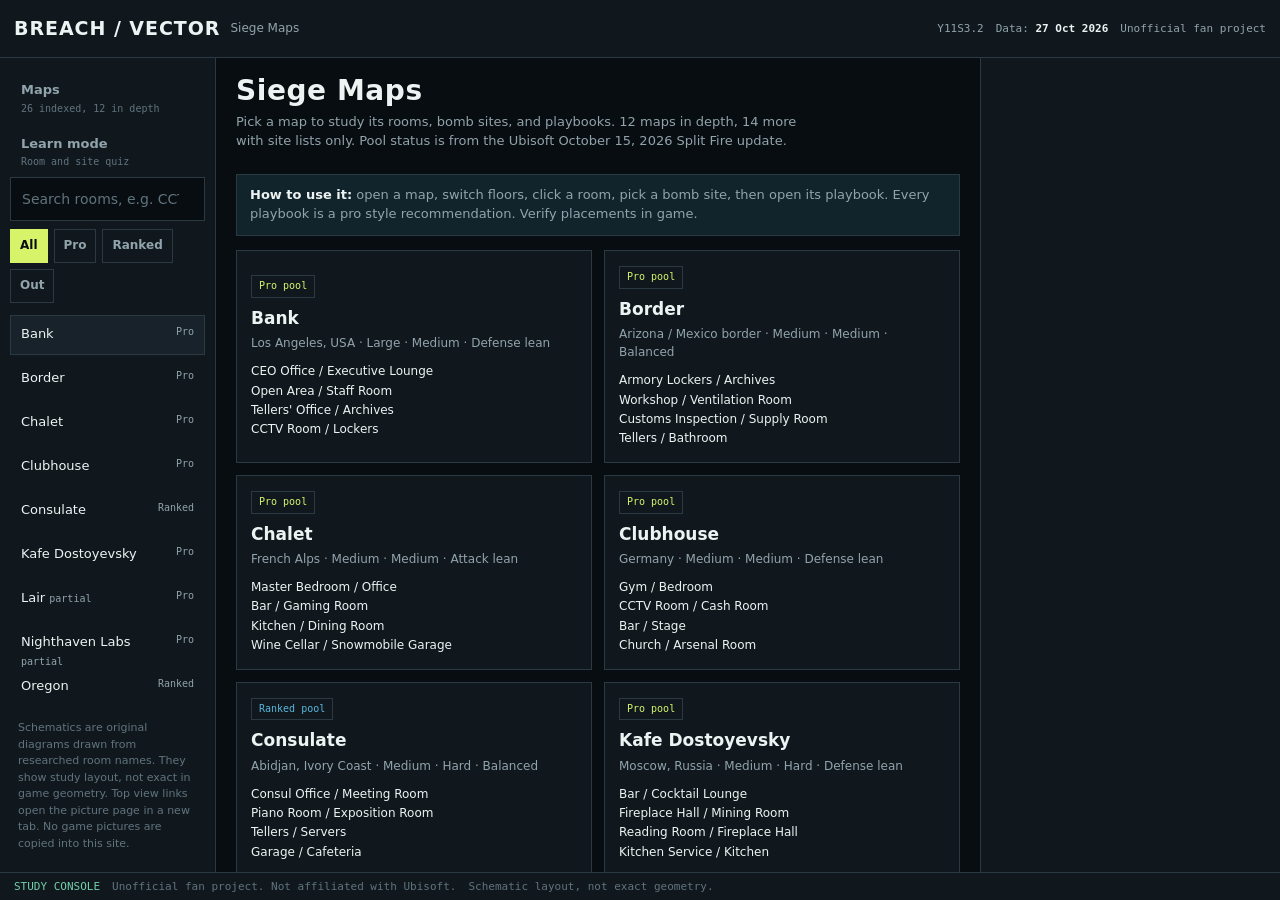
<file: siege-maps/index.html>
<!DOCTYPE html>
<html lang="en">
<head>
<meta charset="utf-8">
<meta name="viewport" content="width=device-width, initial-scale=1, viewport-fit=cover">
<meta name="theme-color" content="#080D11">
<meta name="description" content="BREACH / VECTOR Siege Maps: an unofficial fan made study console for Rainbow Six Siege maps, rooms, bomb sites and pro style site playbooks.">
<title>BREACH / VECTOR: Siege Maps</title>
<link rel="icon" href="data:image/svg+xml,%3Csvg xmlns='http://www.w3.org/2000/svg' viewBox='0 0 32 32'%3E%3Crect width='32' height='32' fill='%23080D11'/%3E%3Cpath d='M6 6 L26 16 L6 26 Z' fill='%23D6F36A'/%3E%3C/svg%3E">
<style>
:root{--bg:#080D11;--surface:#10181E;--raised:#17222A;--hover:#1C2A32;--border:#2A3942;--text:#EDF3F2;--muted:#91A3AB;--faint:#60737D;--accent:#D6F36A;--attack:#58B6DE;--defense:#E5A16B;--danger:#EA7777;--success:#73CFA9;--blueprint:#12242B;--rail:216px;--insp:300px;--head:58px;--foot:28px}
*{box-sizing:border-box}html,body{overflow-x:clip}html{height:100%}
body{margin:0;height:100dvh;background:var(--bg);color:var(--text);font-family:system-ui,-apple-system,"Segoe UI",Roboto,Arial,sans-serif;font-size:14px;line-height:1.45;-webkit-font-smoothing:antialiased}
::selection{background:var(--accent);color:#080D11}
::-webkit-scrollbar{width:10px;height:10px}::-webkit-scrollbar-thumb{background:#2A3942;border:2px solid var(--bg)}::-webkit-scrollbar-track{background:var(--bg)}
button,input{font:inherit;color:inherit}button{cursor:pointer}
:focus{outline:none}:focus-visible{outline:2px solid var(--accent);outline-offset:2px}
a{color:var(--accent)}
.skip{position:absolute;left:-9999px;top:0;background:var(--accent);color:#080D11;padding:10px 14px;z-index:200;font-weight:700}.skip:focus{left:8px;top:8px}
.app{display:grid;grid-template-rows:var(--head) 1fr var(--foot);height:100dvh}
header.top{display:flex;align-items:center;gap:14px;padding:0 14px;background:var(--surface);border-bottom:1px solid var(--border);min-width:0}
.brand{display:flex;align-items:center;gap:10px;text-decoration:none;color:var(--text);min-width:0}
.brand b{font-size:19px;letter-spacing:.05em;white-space:nowrap}
.brand span{color:var(--muted);font-size:12px;white-space:nowrap}
.top-meta{margin-left:auto;display:flex;gap:12px;align-items:center;font-family:ui-monospace,Consolas,monospace;font-size:11px;color:var(--muted);white-space:nowrap}
.top-meta b{color:var(--text)}
.shell{display:grid;grid-template-columns:var(--rail) minmax(0,1fr) var(--insp);min-height:0}
nav.rail{background:var(--surface);border-right:1px solid var(--border);padding:12px 10px;display:flex;flex-direction:column;gap:6px;overflow:auto}
.navbtn{display:flex;flex-direction:column;align-items:flex-start;gap:2px;width:100%;text-align:left;background:transparent;border:1px solid transparent;padding:10px;color:var(--muted);font-weight:600;font-size:13px;min-height:44px}
.navbtn:hover{background:var(--hover);color:var(--text)}
.navbtn[aria-current="page"]{background:var(--raised);color:var(--text);border-color:var(--border);box-shadow:inset 3px 0 0 var(--accent)}
.navbtn small{display:block;font-family:ui-monospace,Consolas,monospace;font-size:10px;color:var(--faint);font-weight:400}
.rail-search{width:100%;background:var(--bg);border:1px solid var(--border);padding:10px 11px;min-height:44px}
.rail-search::placeholder{color:var(--faint)}
.filterrow{display:flex;gap:6px;flex-wrap:wrap;padding:2px 0 6px}
.fbtn{background:transparent;border:1px solid var(--border);color:var(--muted);padding:6px 9px;font-size:12px;font-weight:600;min-height:34px}
.fbtn[aria-pressed="true"]{background:var(--accent);color:#080D11;border-color:var(--accent)}
.maplist{display:flex;flex-direction:column;gap:4px;overflow:auto}
.mapitem{display:flex;justify-content:space-between;gap:8px;width:100%;text-align:left;background:transparent;border:1px solid transparent;padding:9px 10px;color:var(--text);font-size:13px;min-height:40px}
.mapitem:hover{background:var(--hover)}
.mapitem[aria-current="true"]{background:var(--raised);border-color:var(--border)}
.mapitem .pool{font-family:ui-monospace,Consolas,monospace;font-size:10px;color:var(--muted);white-space:nowrap}
.rail-note{margin-top:auto;font-size:11px;color:var(--faint);padding:8px;line-height:1.5}
main{min-width:0;min-height:0;overflow:auto;background:var(--bg)}
.view{display:none}.view.active{display:block}
.view-head{padding:18px 20px 12px}.view-head h1{font-size:28px;line-height:1.1;margin:0;letter-spacing:.02em;text-wrap:balance}
.view-head p{margin:6px 0 0;color:var(--muted);max-width:70ch;font-size:13px}
.notice{margin:12px 20px 0;background:var(--blueprint);border:1px solid var(--border);padding:11px 13px;font-size:13px;color:var(--muted)}
.notice b{color:var(--text)}
.grid-cards{display:grid;grid-template-columns:repeat(auto-fill,minmax(240px,1fr));gap:12px;padding:14px 20px 20px}
.mcard{background:var(--surface);border:1px solid var(--border);padding:14px;text-align:left;color:var(--text);min-height:132px}
.mcard:hover{background:var(--hover)}
.mcard h2{margin:0 0 4px;font-size:17px}
.mcard p{margin:0;color:var(--muted);font-size:12px;line-height:1.5}
.mcard .sites{margin-top:10px;font-size:12px;color:var(--text);line-height:1.6}
.poolchip{display:inline-block;border:1px solid var(--border);padding:3px 7px;font-family:ui-monospace,Consolas,monospace;font-size:10px;color:var(--accent);margin-bottom:8px}
.poolchip.ranked{color:var(--attack)}.poolchip.out{color:var(--muted)}
.toolbar{display:flex;gap:8px;flex-wrap:wrap;align-items:center;padding:0 20px 10px}
.seg{display:flex;border:1px solid var(--border);background:var(--surface)}
.seg button{background:transparent;border:0;color:var(--muted);padding:8px 12px;font-weight:600;font-size:13px;min-height:40px}
.seg button[aria-pressed="true"]{background:var(--accent);color:#080D11}
.btn{display:inline-flex;align-items:center;justify-content:center;gap:7px;background:var(--raised);border:1px solid var(--border);color:var(--text);padding:9px 13px;font-weight:600;font-size:13px;min-height:40px;transition:transform 120ms ease-out,background 120ms ease-out}
.btn:hover{background:var(--hover)}.btn:active{transform:scale(.97)}
.btn.primary{background:var(--accent);border-color:var(--accent);color:#080D11}
.btn.small{min-height:34px;padding:6px 10px;font-size:12px}
.schematic-wrap{margin:0 20px 14px;background:var(--surface);border:1px solid var(--border);padding:12px}
.schematic-wrap svg{width:100%;height:auto;display:block}
.legend{display:flex;gap:16px;flex-wrap:wrap;font-size:12px;color:var(--muted);padding:10px 2px 0;font-family:ui-monospace,Consolas,monospace}
.legend i{display:inline-block;width:12px;height:12px;vertical-align:-1px;margin-right:5px;border:1px solid var(--border)}
.room{cursor:pointer}
.room rect{fill:var(--raised);stroke:var(--border);stroke-width:1.5}
.room:hover rect{fill:var(--hover)}
.room.site rect{fill:#22331f;stroke:var(--accent);stroke-width:2}
.room.sel rect{stroke:var(--accent);stroke-width:3}
.room text{fill:var(--text);font-size:12px;font-weight:600;pointer-events:none}
.room .sub{fill:var(--muted);font-size:10px;font-weight:400}
.playbook{margin:0 20px 20px;background:var(--surface);border:1px solid var(--border);padding:16px}
.playbook h2{margin:0 0 4px;font-size:20px}.playbook h3{font-size:13px;margin:20px 0 8px;color:var(--muted);font-family:ui-monospace,Consolas,monospace;letter-spacing:.06em}
.playbook p,.playbook li{font-size:13px;color:var(--muted)}.playbook p b,.playbook li b{color:var(--text)}
.ops{display:grid;grid-template-columns:1fr 1fr;gap:12px}
.op{border:1px solid var(--border);padding:10px 12px;background:var(--bg)}
.op b{color:var(--text)}.op .role{color:var(--accent);font-family:ui-monospace,Consolas,monospace;font-size:11px;display:block}
.checklist label{display:flex;gap:10px;align-items:flex-start;padding:9px 0;border-bottom:1px solid var(--border);font-size:13px;cursor:pointer}
.checklist input{width:20px;height:20px;accent-color:var(--accent);flex:none;margin-top:1px}
aside.insp{background:var(--surface);border-left:1px solid var(--border);overflow:auto;padding:14px;min-height:0}
aside.insp h2{font-size:15px;margin:2px 0 8px}aside.insp h3{font-size:12px;margin:16px 0 6px;color:var(--muted);font-family:ui-monospace,Consolas,monospace;letter-spacing:.06em}
aside.insp p,aside.insp li{font-size:13px;color:var(--muted)}aside.insp p b,aside.insp li b{color:var(--text)}
aside.insp ul{margin:0;padding-left:18px}
footer.foot{display:flex;align-items:center;gap:12px;padding:0 14px;background:var(--surface);border-top:1px solid var(--border);font-family:ui-monospace,Consolas,monospace;font-size:11px;color:var(--faint);white-space:nowrap;overflow:hidden}
footer.foot .ok{color:var(--success)}
.searchres{margin:0 20px 20px}.searchres button{display:flex;justify-content:space-between;width:100%;background:var(--surface);border:1px solid var(--border);border-bottom:0;padding:11px 12px;color:var(--text);text-align:left;min-height:44px}
.searchres button:last-child{border-bottom:1px solid var(--border)}
.quiz{margin:0 20px 20px;background:var(--surface);border:1px solid var(--border);padding:18px;max-width:720px}
.quiz .q{font-size:20px;font-weight:700;margin:6px 0 14px;text-wrap:balance}
.quizopts{display:grid;gap:8px}.quizopts button{text-align:left;background:var(--bg);border:1px solid var(--border);color:var(--text);padding:12px;min-height:48px;font-weight:600}
.quizopts button.correct{border-color:var(--success);color:var(--success)}.quizopts button.wrong{border-color:var(--danger);color:var(--danger)}
.bottomnav{display:none}
.flag{display:inline-block;background:#2b1d12;border:1px solid #6b4a2a;color:var(--defense);padding:3px 7px;font-size:11px;font-weight:700;margin-left:6px;vertical-align:2px}
@media (max-width:900px){
.shell{grid-template-columns:1fr;grid-template-rows:minmax(0,1fr) auto}
nav.rail{display:none}
aside.insp{display:none;border-left:0;border-top:1px solid var(--border)}
aside.insp.open{display:block}
.app{grid-template-rows:var(--head) 1fr 52px var(--foot)}
.bottomnav{display:flex;background:var(--surface);border-top:1px solid var(--border)}
.bottomnav button{flex:1;background:transparent;border:0;color:var(--muted);font-weight:700;font-size:13px;min-height:52px}
.bottomnav button[aria-current="true"]{color:var(--accent)}
.top-meta .hide-m{display:none}.brand span{display:none}.ops{grid-template-columns:1fr}
.view-head h1{font-size:24px}
}
@media (prefers-reduced-motion:reduce){*{transition:none!important}}
</style>
</head>
<body>
<a class="skip" href="#main">Skip to content</a>
<div class="app">
<header class="top">
<a class="brand" href="#/maps"><b>BREACH / VECTOR</b><span>Siege Maps</span></a>
<div class="top-meta"><span class="hide-m">Y11S3.2</span><span>Data: <b>27 Oct 2026</b></span><span class="hide-m">Unofficial fan project</span></div>
</header>
<div class="shell">
<nav class="rail" aria-label="Maps">
<button class="navbtn" data-nav="maps" aria-current="page">Maps<small>26 indexed, 12 in depth</small></button>
<button class="navbtn" data-nav="learn">Learn mode<small>Room and site quiz</small></button>
<input class="rail-search" id="railSearch" type="search" placeholder="Search rooms, e.g. CCTV" aria-label="Search rooms">
<div class="filterrow" role="group" aria-label="Pool filter">
<button class="fbtn" data-filter="All" aria-pressed="true">All</button>
<button class="fbtn" data-filter="Pro" aria-pressed="false">Pro</button>
<button class="fbtn" data-filter="Ranked" aria-pressed="false">Ranked</button>
<button class="fbtn" data-filter="Out" aria-pressed="false">Out</button>
</div>
<div class="maplist" id="mapList"></div>
<div class="rail-note">Schematics are original diagrams drawn from researched room names. They show study layout, not exact in game geometry. Top view links open the picture page in a new tab. No game pictures are copied into this site.</div>
</nav>
<main id="main">
<section class="view active" id="view-maps" aria-label="Map list"></section>
<section class="view" id="view-map" aria-label="Map study"></section>
<section class="view" id="view-learn" aria-label="Learn mode"></section>
</main>
<aside class="insp" id="inspector" aria-label="Inspector"></aside>
</div>
<nav class="bottomnav" aria-label="Sections">
<button data-nav="maps" aria-current="true">Maps</button>
<button data-nav="learn">Learn</button>
<button id="inspToggle">Inspector</button>
</nav>
<footer class="foot"><span class="ok">STUDY CONSOLE</span><span>Unofficial fan project. Not affiliated with Ubisoft.</span><span>Schematic layout, not exact geometry.</span></footer>
</div>
<script>
"use strict";
/* DATA. Room strings: name|x|y|w|h in 12x8 grid units. Only confident callouts used. */
const TOPVIEWS={bank:"https://siterep.gg/maps/bank/",border:"https://siterep.gg/maps/border/",chalet:"https://siterep.gg/maps/chalet/",clubhouse:"https://siterep.gg/maps/clubhouse/",consulate:"https://siterep.gg/maps/consulate/",kafe:"https://siterep.gg/maps/kafe-dostoyevsky/",lair:"https://siterep.gg/maps/lair/",nighthaven:"https://siterep.gg/maps/nighthaven-labs/",oregon:"https://siterep.gg/maps/oregon/",coastline:"https://siterep.gg/maps/coastline/",villa:"https://www.r6prep.com/defender/site-setups/villa",kanal:"https://siegestrats.com/maps/kanal/callouts"};
function R(s){const p=s.split("|");return{name:p[0],x:+p[1],y:+p[2],w:+p[3],h:+p[4]}}
const CORE=[
{id:"bank",name:"Bank",pool:"Pro",loc:"Los Angeles, USA",size:"Large",diff:"Medium",lean:"Defense lean",partial:false,floors:[
{label:"B",rooms:["CCTV Room|0|0|4|3","Lockers|4|0|4|3","Server Room|8|0|4|3","Vault|0|3|4|3","Tunnel|4|3|4|3","Red Hallway|8|3|4|3","Blue Stairs|0|6|6|2","Garage|6|6|6|2"].map(R),stairs:[[11,7]],hatches:[[6,1]]},
{label:"1F",rooms:["Lobby|0|0|4|4","Open Area|4|0|4|3","Staff Room|8|0|4|3","Tellers' Office|0|4|4|4","Archives|4|4|4|4","Security Room|8|4|4|2","Jewelry Front|8|6|4|2","Side Alley|0|6|4|1"].map(R),stairs:[[0,7]],hatches:[[5,1]]},
{label:"2F",rooms:["CEO Office|0|0|4|3","Executive Lounge|4|0|4|3","CEO Hallway|8|0|4|3","Stock Trading Room|0|3|4|3","Janitor Closet|4|3|4|3","Offices|8|3|4|3","Skylight|0|6|6|2","Executive Hallway|6|6|6|2"].map(R),stairs:[[11,7]],hatches:[[2,1]]}],
sites:[["CEO Office","Executive Lounge","2F"],["Open Area","Staff Room","1F"],["Tellers' Office","Archives","1F"],["CCTV Room","Lockers","B"]]},
{id:"border",name:"Border",pool:"Pro",loc:"Arizona / Mexico border",size:"Medium",diff:"Medium",lean:"Balanced",partial:false,floors:[
{label:"2F",rooms:["Armory Lockers|0|0|4|3","Archives|4|0|4|3","Offices|8|0|4|3","Bathroom|0|3|4|3","Break Room|4|3|4|3","East Stairs|8|3|4|3","Armory Desk|0|6|6|2","Hallway|6|6|6|2"].map(R),stairs:[[11,7]],hatches:[[2,1]]},
{label:"1F",rooms:["Workshop|0|0|4|3","Ventilation Room|4|0|4|3","Customs Inspection|8|0|4|3","Supply Room|0|3|4|3","Tellers|4|3|4|3","Bathroom|8|3|4|3","Security Room|0|6|4|2","Waiting Room|4|6|4|2","Passport Check|8|6|4|2","Detention|0|7|12|1"].map(R),stairs:[[11,0]],hatches:[[5,4]]}],
sites:[["Armory Lockers","Archives","2F"],["Workshop","Ventilation Room","1F"],["Customs Inspection","Supply Room","1F"],["Tellers","Bathroom","1F"]]},
{id:"chalet",name:"Chalet",pool:"Pro",loc:"French Alps",size:"Medium",diff:"Medium",lean:"Attack lean",partial:false,floors:[
{label:"2F",rooms:["Master Bedroom|0|0|4|3","Office|4|0|4|3","Library|8|0|4|3","Bedroom Hallway|0|3|6|2","Bathroom|6|3|6|2","West Stairs|0|5|6|3","East Stairs|6|5|6|3"].map(R),stairs:[[11,7]],hatches:[[2,1]]},
{label:"1F",rooms:["Bar|0|0|4|3","Gaming Room|4|0|4|3","Kitchen|8|0|4|3","Dining Room|0|3|4|3","Fireplace|4|3|4|3","Living Room|8|3|4|3","Main Entrance|0|6|6|2","Snowmobile Hall|6|6|6|2"].map(R),stairs:[[0,7]],hatches:[[6,1]]},
{label:"B",rooms:["Wine Cellar|0|0|6|4","Snowmobile Garage|6|0|6|4","Storage|0|4|6|2","Boiler Room|6|4|6|2","Garage Hallway|0|6|12|2"].map(R),stairs:[[11,7]],hatches:[[3,2]]}],
sites:[["Master Bedroom","Office","2F"],["Bar","Gaming Room","1F"],["Kitchen","Dining Room","1F"],["Wine Cellar","Snowmobile Garage","B"]]},
{id:"clubhouse",name:"Clubhouse",pool:"Pro",loc:"Germany",size:"Medium",diff:"Medium",lean:"Defense lean",partial:false,floors:[
{label:"2F",rooms:["Gym|0|0|4|3","Bedroom|4|0|4|3","CCTV Room|8|0|4|3","Cash Room|0|3|4|3","Log Office|4|3|4|3","Construction|8|3|4|3","Catwalk|0|6|6|2","Master Bedroom|6|6|6|2"].map(R),stairs:[[11,7]],hatches:[[2,1]]},
{label:"1F",rooms:["Bar|0|0|4|3","Stage|4|0|4|3","Kitchen|8|0|4|3","Stock Room|0|3|4|3","Garage|4|3|4|3","Lounge|8|3|4|3","Church Hallway|0|6|12|2"].map(R),stairs:[[0,7]],hatches:[[6,1]]},
{label:"B",rooms:["Church|0|0|6|4","Arsenal Room|6|0|6|4","Blue Hallway|0|4|6|2","Oil Pit|6|4|6|2","Dirt Tunnel|0|6|12|2"].map(R),stairs:[[11,7]],hatches:[[3,2]]}],
sites:[["Gym","Bedroom","2F"],["CCTV Room","Cash Room","2F"],["Bar","Stage","1F"],["Church","Arsenal Room","B"]]},
{id:"consulate",name:"Consulate",pool:"Ranked",loc:"Abidjan, Ivory Coast",size:"Medium",diff:"Hard",lean:"Balanced",partial:false,flag:"Split-floor site: Tellers (1F) with Servers (B).",floors:[
{label:"2F",rooms:["Consul Office|0|0|4|3","Meeting Room|4|0|4|3","Long Desk|8|0|4|3","Balcony|0|3|6|2","Yellow Stairs|6|3|6|2","Consulate Hallway|0|5|12|3"].map(R),stairs:[[11,7]],hatches:[[2,1]]},
{label:"1F",rooms:["Piano Room|0|0|4|3","Exposition Room|4|0|4|3","Tellers|8|0|4|3","Lobby|0|3|4|3","Visa Office|4|3|4|3","Meeting Hall|8|3|4|3","Main Entrance|0|6|12|2"].map(R),stairs:[[0,7]],hatches:[[9,1]]},
{label:"B",rooms:["Servers|0|0|6|4","Garage|6|0|6|4","Cafeteria|0|4|6|2","Storage|6|4|6|2","Basement Hallway|0|6|12|2"].map(R),stairs:[[11,7]],hatches:[[3,2]]}],
sites:[["Consul Office","Meeting Room","2F"],["Piano Room","Exposition Room","1F"],["Tellers","Servers","Split"],["Garage","Cafeteria","B"]]},
{id:"kafe",name:"Kafe Dostoyevsky",pool:"Pro",loc:"Moscow, Russia",size:"Medium",diff:"Hard",lean:"Defense lean",partial:false,floors:[
{label:"3F",rooms:["Bar|0|0|4|3","Cocktail Lounge|4|0|4|3","Freezer|8|0|4|3","Prep Room|0|3|6|2","Cigar Lounge|6|3|6|2","Roof Terrace|0|5|12|3"].map(R),stairs:[[11,7]],hatches:[[2,1]]},
{label:"2F",rooms:["Fireplace Hall|0|0|4|3","Mining Room|4|0|4|3","Reading Room|8|0|4|3","Train Museum|0|3|6|3","Dining Room|6|3|6|3","Bakery|0|6|12|2"].map(R),stairs:[[0,7]],hatches:[[6,1]]},
{label:"1F",rooms:["Kitchen Service|0|0|4|3","Kitchen|4|0|4|3","Bakery|8|0|4|3","Coat Check|0|3|6|3","Main Entrance|6|3|6|3","Storage|0|6|12|2"].map(R),stairs:[[11,7]],hatches:[[5,1]]}],
sites:[["Bar","Cocktail Lounge","3F"],["Fireplace Hall","Mining Room","2F"],["Reading Room","Fireplace Hall","2F"],["Kitchen Service","Kitchen","1F"]]},
{id:"lair",name:"Lair",pool:"Pro",loc:"Unknown",size:"Medium",diff:"Hard",lean:"Balanced",partial:true,floors:[
{label:"2F",rooms:["Master Office|0|0|6|4","R6 Room|6|0|6|4","Office Hallway|0|4|6|2","Bathroom|6|4|6|2","Stairs|0|6|12|2"].map(R),stairs:[[11,7]],hatches:[[3,2]]},
{label:"1F",rooms:["Bunks|0|0|4|3","Briefing|4|0|4|3","Armory|8|0|4|3","Weapon Maintenance|0|3|6|3","Lobby|6|3|6|3","Hallway|0|6|12|2"].map(R),stairs:[[0,7]],hatches:[[2,1]]},
{label:"B",rooms:["Lab|0|0|6|4","Lab Support|6|0|6|4","Storage|0|4|6|2","Corridor|6|4|6|2","Stairs|0|6|12|2"].map(R),stairs:[[11,7]],hatches:[[3,2]]}],
sites:[["Master Office","R6 Room","2F"],["Bunks","Briefing","1F"],["Armory","Weapon Maintenance","1F"],["Lab","Lab Support","B"]]},
{id:"nighthaven",name:"Nighthaven Labs",pool:"Pro",loc:"Unknown",size:"Large",diff:"Hard",lean:"Balanced",partial:true,floors:[
{label:"2F",rooms:["Command Center|0|0|6|4","Servers|6|0|6|4","Executive Office|0|4|6|2","Break Room|6|4|6|2","Hallway|0|6|12|2"].map(R),stairs:[[11,7]],hatches:[[3,2]]},
{label:"1F",rooms:["Control Room|0|0|4|3","Storage|4|0|4|3","Kitchen|8|0|4|3","Cafeteria|0|3|6|3","Lobby|6|3|6|3","Corridor|0|6|12|2"].map(R),stairs:[[0,7]],hatches:[[2,1]]},
{label:"B",rooms:["Tank|0|0|6|4","Assembly|6|0|6|4","Workshop|0|4|6|2","Storage|6|4|6|2","Corridor|0|6|12|2"].map(R),stairs:[[11,7]],hatches:[[3,2]]}],
sites:[["Command Center","Servers","2F"],["Control Room","Storage","1F"],["Kitchen","Cafeteria","1F"],["Tank","Assembly","B"]]},
{id:"oregon",name:"Oregon",pool:"Ranked",loc:"Oregon, USA",size:"Medium",diff:"Medium",lean:"Defense lean",partial:false,floors:[
{label:"2F",rooms:["Kids' Dorms|0|0|4|3","Dorms Main Hall|4|0|4|3","Master Bedroom|8|0|4|3","Bathroom|0|3|6|3","Attic|6|3|6|3","Big Tower|0|6|12|2"].map(R),stairs:[[11,7]],hatches:[[2,1]]},
{label:"1F",rooms:["Kitchen|0|0|4|3","Dining Hall|4|0|4|3","Meeting Hall|8|0|4|3","Living Room|0|3|6|3","Lobby|6|3|6|3","Small Tower|0|6|12|2"].map(R),stairs:[[0,7]],hatches:[[5,1]]},
{label:"B",rooms:["Laundry Room|0|0|6|4","Supply Room|6|0|6|4","Boiler Room|0|4|6|2","Freezer|6|4|6|2","Construction|0|6|12|2"].map(R),stairs:[[11,7]],hatches:[[3,2]]}],
sites:[["Kids' Dorms","Dorms Main Hall","2F"],["Kitchen","Dining Hall","1F"],["Meeting Hall","Kitchen","1F"],["Laundry Room","Supply Room","B"]]},
{id:"coastline",name:"Coastline",pool:"Ranked",loc:"Ibiza, Spain",size:"Medium",diff:"Medium",lean:"Attack lean",partial:false,floors:[
{label:"2F",rooms:["Theater|0|0|4|3","Penthouse|4|0|4|3","Hookah Lounge|8|0|4|3","Billiards Room|0|3|4|3","VIP Lounge|4|3|4|3","Aquarium|8|3|4|3","Hallway|0|6|12|2"].map(R),stairs:[[11,7]],hatches:[[2,1]]},
{label:"1F",rooms:["Blue Bar|0|0|4|3","Sunrise Bar|4|0|4|3","Service Entrance|8|0|4|3","Kitchen|0|3|4|3","Courtyard|4|3|4|3","Lobby|8|3|4|3","Office|0|6|12|2"].map(R),stairs:[[0,7]],hatches:[[5,1]]}],
sites:[["Theater","Penthouse","2F"],["Hookah Lounge","Billiards Room","2F"],["Blue Bar","Sunrise Bar","1F"],["Service Entrance","Kitchen","1F"]]},
{id:"villa",name:"Villa",pool:"Pro",loc:"Tuscany, Italy",size:"Medium",diff:"Hard",lean:"Balanced",partial:false,flag:"2026 basement and garage redesign. Older guides may show the old basement site.",floors:[
{label:"2F",rooms:["Aviator Room|0|0|4|3","Games Room|4|0|4|3","Trophy Room|8|0|4|3","Statuary Room|0|3|4|3","Master Bedroom|4|3|4|3","Study|8|3|4|3","Hallway|0|6|12|2"].map(R),stairs:[[11,7]],hatches:[[2,1]]},
{label:"1F",rooms:["Kitchen|0|0|4|3","Dining Room|4|0|4|3","Living Room|8|0|4|3","Library|0|3|6|3","Main Entrance|6|3|6|3","Laundry|0|6|12|2"].map(R),stairs:[[0,7]],hatches:[[5,1]]},
{label:"B",rooms:["Art Storage|0|0|6|4","Old Office|6|0|6|4","Garage|0|4|6|2","Wine Cellar|6|4|6|2","Basement Hallway|0|6|12|2"].map(R),stairs:[[11,7]],hatches:[[3,2]]}],
sites:[["Aviator Room","Games Room","2F"],["Trophy Room","Statuary Room","2F"],["Kitchen","Dining Room","1F"],["Art Storage","Old Office","B"]]},
{id:"kanal",name:"Kanal",pool:"Ranked",loc:"Hamburg, Germany",size:"Medium",diff:"Medium",lean:"Balanced",partial:false,floors:[
{label:"2F",rooms:["Server Room|0|0|4|3","Radar Room|4|0|4|3","Control Room|8|0|4|3","Offices|0|3|6|3","Bridge|6|3|6|3","Hallway|0|6|12|2"].map(R),stairs:[[11,7]],hatches:[[2,1]]},
{label:"1F",rooms:["Security Room|0|0|4|3","Map Room|4|0|4|3","Coast Guard Meeting Room|8|0|4|3","Lounge|0|3|6|3","Kitchen|6|3|6|3","Green Hallway|0|6|12|2"].map(R),stairs:[[0,7]],hatches:[[5,1]]},
{label:"B",rooms:["Supply Room|0|0|6|4","Kayaks|6|0|6|4","Diving Room|0|4|6|2","Storage|6|4|6|2","Tunnel|0|6|12|2"].map(R),stairs:[[11,7]],hatches:[[3,2]]}],
sites:[["Server Room","Radar Room","2F"],["Security Room","Map Room","1F"],["Coast Guard Meeting Room","Lounge","1F"],["Supply Room","Kayaks","B"]]}
];
const OVERVIEW=[
{name:"Skyscraper",pool:"Out",sites:["Tea Room / Karaoke","Exhibition / Office","Kitchen / BBQ","Bedroom / Bathroom"]},
{name:"Theme Park",pool:"Out",sites:["Office / Initiation","Bunk / Day Care","Armory / Throne","Lab / Storage"]},
{name:"Emerald Plains",pool:"Out",sites:["Bar / Kitchen","Dining / Lounge","Administration / Meeting","CEO / Painting Gallery"]},
{name:"Outback",pool:"Ranked",sites:["Piano / Laundry","Party / Office","Green / Red Bedroom","Mechanic Shop / Kitchen"]},
{name:"Fortress",pool:"Pro + Ranked",sites:["Commander's Office / Bathroom","Dormitory / Games","Waiting / Cafeteria","Hammam / Sitting"]},
{name:"Calypso Casino",pool:"Ranked",sites:["CCTV / Vault Checkpoint","Bar / Betting","Blackjack / Poker","Cigar Room / Pool"]},
{name:"Hereford Base",pool:"Out",sites:["Historical pairs, uncertain"]},
{name:"House",pool:"Out",sites:["Historical pairs, uncertain"]},
{name:"Favela",pool:"Out",sites:["Historical pairs, uncertain"]},
{name:"Yacht",pool:"Out",sites:["Historical pairs, uncertain"]},
{name:"Presidential Plane",pool:"Out",sites:["Historical pairs, uncertain"]},
{name:"Tower",pool:"Out",sites:["Historical pairs, uncertain"]},
{name:"Stadium Bravo",pool:"Out",sites:["Historical pairs, uncertain"]},
{name:"Bartlett U.",pool:"Removed",sites:["Historical pairs, uncertain"]}];
/* END DATA PART 1 */
const OPS={
Thermite:{role:"Hard breach",job:"Opens the reinforced wall that the execute depends on. Keep the breach clear of denial."},
Thatcher:{role:"Breach support",job:"Clears denial gadgets before the hard breach goes up."},
Buck:{role:"Vertical",job:"Plays above the site and opens the floor to cut anchors and clear utility."},
Iana:{role:"Intel / entry",job:"Drones the site and baits utility with holograms before the push."},
Nomad:{role:"Flank watch",job:"Covers the flank route so the plant is not cut off from behind."},
Hibana:{role:"Hard breach",job:"Opens reinforced walls and hatches with pellets from range."},
Kali:{role:"Breach support",job:"Clears denial through walls and holds long angles after the breach."},
Sledge:{role:"Soft breach",job:"Opens soft walls and floors and clears close utility."},
Dokkaebi:{role:"Intel",job:"Calls phones to force defenders to move and reveals positions."},
Gridlock:{role:"Area denial",job:"Blocks rotates and flank routes with Trax during the plant."},
Ace:{role:"Hard breach",job:"Opens large reinforced walls with Selma charges."},
Maverick:{role:"Breach support",job:"Burns small holes to clear denial without a loud breach."},
Zero:{role:"Intel",job:"Places cameras to hold post plant angles and gather info."},
Flores:{role:"Utility clear",job:"Sends drones to clear shields and utility before entry."},
Lion:{role:"Intel / plant",job:"Uses the scan to freeze rotates during the execute and plant."},
Bandit:{role:"Denial",job:"Tricks the main reinforced wall and holds the breach side."},
Jager:{role:"Utility defense",job:"Catches projectiles that would clear utility and anchors."},
Smoke:{role:"Anchor / denial",job:"Denies the plant with gas and holds the site late in the round."},
Mira:{role:"Intel / anchor",job:"Holds a one way view into the main push and anchors the site."},
Valkyrie:{role:"Intel / roam",job:"Places cameras for flank and execute calls, then plays the retake."},
Kaid:{role:"Denial",job:"Electrifies reinforced walls and hatches with claws."},
Wamai:{role:"Utility defense",job:"Captures projectiles and protects the anchor setup."},
Azami:{role:"Cover / anchor",job:"Creates cover and blocks lines of sight on the site."},
Maestro:{role:"Intel / anchor",job:"Holds evil eyes to watch the push and deny the plant."},
Mute:{role:"Denial / intel",job:"Jams drones and walls to slow the attack information game."},
Aruni:{role:"Gate defense",job:"Blocks doors and rotates with gates and holds the anchor angle."},
Goyo:{role:"Area denial",job:"Blocks the main push route with shields that punish entry."},
Echo:{role:"Intel / anchor",job:"Uses Yokai drones to stop the plant and call the push."},
Lesion:{role:"Intel / roam",job:"Slows the push with mines and calls attacker movement."}
};
const TEMPLATES=[
{atk:["Thermite","Thatcher","Buck","Iana","Nomad"],def:["Bandit","Jager","Smoke","Mira","Valkyrie"]},
{atk:["Hibana","Kali","Sledge","Dokkaebi","Gridlock"],def:["Kaid","Wamai","Azami","Maestro","Smoke"]},
{atk:["Ace","Maverick","Buck","Zero","Flores"],def:["Mute","Aruni","Goyo","Echo","Jager"]},
{atk:["Thermite","Thatcher","Sledge","Iana","Lion"],def:["Bandit","Kaid","Smoke","Mira","Lesion"]}];
function playbook(map,siteIdx){
 const s=map.sites[siteIdx],a=s[0],b=s[1];
 const isBankBase=(map.id==="bank"&&siteIdx===3);
 const t=isBankBase?TEMPLATES[0]:TEMPLATES[siteIdx%4];
 const conf=isBankBase?"Verified example lineup":"UNCERTAIN lineup. Role balanced recommendation, not verified pro stats.";
 return{
  id:map.id+"-s"+siteIdx,label:a+" / "+b,floor:s[2],conf,
  defense:"Reinforce the walls that face the main attack entry first, then the wall between "+a+" and "+b+". Create a rotation between "+a+" and "+b+" so one anchor can play both objectives. Open the hatch above the site only if a defender is assigned to watch it, and keep a fallback position outside the site for the retake. Place denial utility on the main breach wall and intel utility to call the drone phase. Do not stack all five defenders inside the two objective rooms.",
  attackers:t.atk.map(n=>({name:n,role:OPS[n].role,job:OPS[n].job})),
  defenders:t.def.map(n=>({name:n,role:OPS[n].role,job:OPS[n].job})),
  execute:["Drone phase: find the site, the anchor positions, and the breach denial. Keep one drone alive for the plant.","Roam clear: clear the roamers above and beside the site before anyone commits to the breach. Do not plant while a roamer is alive.","Vertical play: take control above "+a+" and "+b+", open the floor, and clear utility from above.","Breach: clear denial, then open the main reinforced wall. Hold the breach from range until the site is pressured.","Plant: smoke and cover the planter in "+a+" or "+b+" based on where defenders are weakest. Plant for the breach angle, not in the open.","Post plant: hold crossfires on the defuser from outside the site. Do not all push in to hunt the retake."],
  prep:["Reinforce the priority walls facing the main entry.","Create the rotation between "+a+" and "+b+".","Handle hatches above and beside the site, reinforce or watch them.","Place denial on the breach wall and intel to watch the main push.","Set default positions: two anchors in site, one flex near the rotation, roamers out.","Agree the fallback and retake call before the round starts."],
  mistakes:["Losing the main wall early with no one assigned to trick or watch it.","No rotation between "+a+" and "+b+", so the anchor is trapped when the push comes.","All five defenders inside the site with no roam or retake plan, so one execute ends the round."],
  solo:{principle:"Play the site, not the pro setup. One good rotation and one watched wall beat a five person plan that needs comms you do not have.",defense:["Reinforce the main wall, create one safe rotation, place your utility, and anchor.","Do not depend on a teammate tricking a wall or holding a flank you cannot see."],attack:["Drone, clear one flank, open one wall, and plant with cover.","If no one clears above, play the breach from range instead of forcing the plant."]}
 };
}
function esc(s){return String(s).replace(/&/g,"&amp;").replace(/</g,"&lt;")}
function wrapName(n){const w=n.split(" ");if(w.length<=2)return[n];const mid=Math.ceil(w.length/2);return[w.slice(0,mid).join(" "),w.slice(mid).join(" ")]}
const $=id=>document.getElementById(id);
let state={mapId:"bank",floorIdx:0,siteIdx:3,view:"schematic",room:null,filter:"All",search:""};
let checklist=JSON.parse(localStorage.getItem("bv.maps.checklist.v1")||"{}");
function saveCheck(){localStorage.setItem("bv.maps.checklist.v1",JSON.stringify(checklist))}
function curMap(){return CORE.find(m=>m.id===state.mapId)}
function siteOf(map,roomName){return map.sites.findIndex(s=>s[0]===roomName||s[1]===roomName)}
function roomFloor(map,roomName){for(let i=0;i<map.floors.length;i++){if(map.floors[i].rooms.some(r=>r.name===roomName))return i}return 0}
function allRooms(){const out=[];CORE.forEach(m=>m.floors.forEach((f,fi)=>f.rooms.forEach(r=>out.push({map:m,floor:f.label,fi,room:r.name}))));return out}
/* END PART 2 */
function renderRail(){
 const list=$("mapList");const q=state.search.toLowerCase();
 const items=CORE.filter(m=>(state.filter==="All"||m.pool===state.filter)&&(!q||m.name.toLowerCase().includes(q)));
 list.innerHTML=items.map(m=>`<button class="mapitem" data-map="${m.id}" aria-current="${m.id===state.mapId}"><span>${esc(m.name)}${m.partial?' <span class="pool">partial</span>':""}</span><span class="pool">${esc(m.pool)}</span></button>`).join("")||`<p style="color:var(--muted);font-size:13px;padding:8px">No maps match this filter.</p>`;
 list.querySelectorAll("[data-map]").forEach(b=>b.addEventListener("click",()=>{location.hash="#/map/"+b.dataset.map}));
 document.querySelectorAll(".fbtn").forEach(b=>b.setAttribute("aria-pressed",String(b.dataset.filter===state.filter)));
}
function renderMaps(){
 const el=$("view-maps");
 const cards=CORE.map(m=>`<button class="mcard" data-open="${m.id}"><span class="poolchip ${m.pool==="Ranked"?"ranked":m.pool==="Out"?"out":""}">${esc(m.pool)} pool</span><h2>${esc(m.name)}</h2><p>${esc(m.loc)} · ${esc(m.size)} · ${esc(m.diff)} · ${esc(m.lean)}${m.partial?" · Room list partial":""}</p><div class="sites">${m.sites.map(s=>esc(s[0])+" / "+esc(s[1])).join("<br>")}</div></button>`).join("");
 const over=OVERVIEW.map(o=>`<div class="mcard"><span class="poolchip ${o.pool==="Ranked"?"ranked":"out"}">${esc(o.pool)}</span><h2>${esc(o.name)}</h2><p>Site list only. Historical pairs are uncertain, do not treat them as current facts.</p><div class="sites">${o.sites.map(esc).join("<br>")}</div></div>`).join("");
 el.innerHTML=`<div class="view-head"><h1>Siege Maps</h1><p>Pick a map to study its rooms, bomb sites, and playbooks. 12 maps in depth, 14 more with site lists only. Pool status is from the Ubisoft October 15, 2026 Split Fire update.</p></div>
 <div class="notice"><b>How to use it:</b> open a map, switch floors, click a room, pick a bomb site, then open its playbook. Every playbook is a pro style recommendation. Verify placements in game.</div>
 <div class="grid-cards">${cards}${over}</div>`;
 el.querySelectorAll("[data-open]").forEach(b=>b.addEventListener("click",()=>{location.hash="#/map/"+b.dataset.open}));
}
function svgFor(map,floorIdx,siteIdx){
 const fl=map.floors[floorIdx];const site=map.sites[siteIdx];
 const siteRooms=new Set([site[0],site[1]]);
 let grid="";for(let i=1;i<12;i++)grid+=`<line x1="${i*80}" y1="0" x2="${i*80}" y2="640" stroke="#1c2a32" stroke-width="1"/>`;for(let j=1;j<8;j++)grid+=`<line x1="0" y1="${j*80}" x2="960" y2="${j*80}" stroke="#1c2a32" stroke-width="1"/>`;
 const rooms=fl.rooms.map(r=>{
  const isSite=siteRooms.has(r.name);const sel=state.room===r.name;
  const lines=wrapName(r.name);const cx=(r.x+r.w/2)*80,cy=(r.y+r.h/2)*80;
  const txt=lines.map((L,i)=>`<text x="${cx}" y="${cy+(lines.length===1?4:(i===0?-2:14))}" text-anchor="middle">${esc(L)}</text>`).join("");
  return `<g class="room ${isSite?"site":""} ${sel?"sel":""}" data-room="${esc(r.name)}" tabindex="0" role="button" aria-label="Room ${esc(r.name)}"><rect x="${r.x*80+2}" y="${r.y*80+2}" width="${r.w*80-4}" height="${r.h*80-4}"/>${txt}${isSite?`<text class="sub" x="${cx}" y="${cy+r.h*40-8}" text-anchor="middle">SITE</text>`:""}</g>`;
 }).join("");
 const marks=fl.stairs.map(s=>`<g><rect x="${s[0]*80+6}" y="${s[1]*80+6}" width="24" height="24" fill="#10181E" stroke="#91A3AB"/><text x="${s[0]*80+18}" y="${s[1]*80+23}" text-anchor="middle" fill="#EDF3F2" font-size="13" font-weight="700">S</text></g>`).join("")
  +fl.hatches.map(s=>`<g><rect x="${s[0]*80+6}" y="${s[1]*80+6}" width="24" height="24" fill="#10181E" stroke="#D6F36A" transform="rotate(45 ${s[0]*80+18} ${s[1]*80+18})"/><text x="${s[0]*80+18}" y="${s[1]*80+23}" text-anchor="middle" fill="#D6F36A" font-size="13" font-weight="700">H</text></g>`).join("");
 return `<svg viewBox="0 0 960 640" role="img" aria-label="Schematic for ${esc(map.name)} floor ${esc(fl.label)}">${rooms}${marks}<g pointer-events="none" opacity="0.55">${grid}</g></svg>
 <div class="legend"><span><i style="background:#22331f;border-color:#D6F36A"></i>Bomb site room</span><span><i style="background:#17222A"></i>Room</span><span>S Stair, approximate</span><span>H Hatch, approximate</span><span>Grid: 12 by 8</span></div>`;
}
function renderMap(){
 const map=curMap();const el=$("view-map");
 const pb=playbook(map,state.siteIdx);
 const floor=map.floors[state.floorIdx];
 const key=pb.id;const checks=checklist[key]||[false,false,false,false,false,false];
 const checkItems=["Reinforce the priority walls","Create rotations between the objectives","Handle hatches above and beside the site","Place denial and intel utility","Set default anchor positions","Agree the fallback and retake call"];
 const done=checks.filter(Boolean).length;
 const siteBtns=map.sites.map((s,i)=>`<button class="btn small ${i===state.siteIdx?"primary":""}" data-site="${i}">${esc(s[0])} / ${esc(s[1])}</button>`).join("");
 const floorBtns=map.floors.map((f,i)=>`<button data-floor="${i}" aria-pressed="${i===state.floorIdx}">${esc(f.label)}</button>`).join("");
 const main=state.view==="schematic"
  ?`<div class="schematic-wrap">${svgFor(map,state.floorIdx,state.siteIdx)}<p style="color:var(--muted);font-size:12px;margin:10px 2px 0">Schematic layout, not exact geometry. Stairs and hatch spots are approximate.${map.partial?" Room list partial. Rooms not listed here are not invented.":""}</p></div>`
  :`<div class="playbook"><h2>Playbook: ${esc(pb.label)}</h2><p><b>Pro style recommendation.</b> Operator bans and patches can change it. Verify placements in game. Confidence: ${esc(pb.conf)}</p>
   <h3>DEFENSE SETUP</h3><p>${esc(pb.defense)}</p>
   <div class="ops"><div><h3>ATTACKERS, 5</h3>${pb.attackers.map(o=>`<div class="op"><b>${esc(o.name)}</b><span class="role">${esc(o.role)}</span>${esc(o.job)}</div>`).join("")}</div>
   <div><h3>DEFENDERS, 5</h3>${pb.defenders.map(o=>`<div class="op"><b>${esc(o.name)}</b><span class="role">${esc(o.role)}</span>${esc(o.job)}</div>`).join("")}</div></div>
   <h3>ATTACK EXECUTE, IN ORDER</h3><ol>${pb.execute.map(e=>`<li>${esc(e)}</li>`).join("")}</ol>
   <h3>DEFENSE PREP, IN ORDER</h3><ol>${pb.prep.map(e=>`<li>${esc(e)}</li>`).join("")}</ol>
   <h3>COMMON MISTAKES</h3><ul>${pb.mistakes.map(e=>`<li>${esc(e)}</li>`).join("")}</ul>
   <h3>SOLO QUEUE</h3><p>${esc(pb.solo.principle)}</p><p><b>Defense:</b> ${pb.solo.defense.map(esc).join(" ")}</p><p><b>Attack:</b> ${pb.solo.attack.map(esc).join(" ")}</p>
   <p style="font-size:12px">Sources: Ubisoft map rotation, October 15 2026; SiteRep and R6 Prep setup patterns; SiegeGG competitive site data. No pro pick rates are claimed.</p></div>`;
 el.innerHTML=`<div class="view-head"><h1>${esc(map.name)}${map.partial?'<span class="flag">ROOM LIST PARTIAL</span>':""}</h1><p>${esc(map.loc)} · ${esc(map.size)} · ${esc(map.diff)} · ${esc(map.lean)} · ${esc(map.pool)} pool. ${map.flag?esc(map.flag):""}</p></div>
 <div class="toolbar"><div class="seg" role="group" aria-label="Floors">${floorBtns}</div>
 <div class="seg" role="group" aria-label="View"><button data-view="schematic" aria-pressed="${state.view==="schematic"}">Schematic</button><button data-view="playbook" aria-pressed="${state.view==="playbook"}">Playbook</button></div>
 <a class="btn small" href="${TOPVIEWS[map.id]}" target="_blank" rel="noopener">View real top view</a></div>
 <div class="toolbar" aria-label="Bomb sites">${siteBtns}</div>
 ${main}
 <div class="playbook"><h2>Site checklist: ${esc(pb.label)}</h2><p>${done} of 6 done. Saved on this device.</p><div class="checklist">${checkItems.map((c,i)=>`<label><input type="checkbox" data-check="${i}" ${checks[i]?"checked":""}> <span>${esc(c)}</span></label>`).join("")}</div></div>`;
 el.querySelectorAll("[data-floor]").forEach(b=>b.addEventListener("click",()=>{state.floorIdx=+b.dataset.floor;renderMap();renderInspector()}));
 el.querySelectorAll("[data-view]").forEach(b=>b.addEventListener("click",()=>{state.view=b.dataset.view;renderMap()}));
 el.querySelectorAll("[data-site]").forEach(b=>b.addEventListener("click",()=>{state.siteIdx=+b.dataset.site;const s=map.sites[state.siteIdx];state.floorIdx=roomFloor(map,s[0]);state.view="playbook";renderMap();renderInspector()}));
 el.querySelectorAll(".room").forEach(g=>{const act=()=>{state.room=g.dataset.room;renderMap();renderInspector()};g.addEventListener("click",act);g.addEventListener("keydown",e=>{if(e.key==="Enter"||e.key===" "){e.preventDefault();act()}})});
 el.querySelectorAll("[data-check]").forEach(c=>c.addEventListener("change",()=>{const arr=checklist[key]||[false,false,false,false,false,false];arr[+c.dataset.check]=c.checked;checklist[key]=arr;saveCheck();renderInspector()}));
 renderInspector();
}
function renderInspector(){
 const ins=$("inspector");const map=curMap();
 const roomName=state.room;const floor=map.floors[state.floorIdx];
 const room=roomName?floor.rooms.find(r=>r.name===roomName):null;
 const siteIdx=roomName?siteOf(map,roomName):state.siteIdx;
 const pb=playbook(map,state.siteIdx);
 const checks=checklist[pb.id]||[];const done=checks.filter(Boolean).length;
 ins.innerHTML=`<h2>Inspector</h2>
 ${room?`<p><b>${esc(room.name)}</b></p><p>Floor ${esc(floor.label)} · ${esc(map.name)}.${siteIdx>=0?` Bomb site room, paired with <b>${esc(map.sites[siteIdx][0]===room.name?map.sites[siteIdx][1]:map.sites[siteIdx][0])}</b>. Learn this callout first.`:" Not an objective room. Use it for rotates, info, and flank control."}</p>`:`<p>Click a room in the schematic to inspect it. Site rooms are highlighted.</p>`}
 <h3>SELECTED SITE</h3><p><b>${esc(pb.label)}</b> · ${esc(pb.floor)}</p><p>Checklist: ${done} of 6 done.</p>
 <h3>TOP VIEW</h3><p><a href="${TOPVIEWS[map.id]}" target="_blank" rel="noopener">View real top view</a> on the picture page. Opens in a new tab.</p>
 <h3>MAP FACTS</h3><ul><li>Pool: <b>${esc(map.pool)}</b></li><li>Size: <b>${esc(map.size)}</b></li><li>Difficulty: <b>${esc(map.diff)}</b></li><li>Lean: <b>${esc(map.lean)}</b></li>${map.partial?`<li><b>Room list partial.</b> Do not treat missing rooms as absent in game.</li>`:""}</ul>
 <h3>UNCERTAINTY</h3><p>Schematic layout, not exact geometry. Stairs and hatch spots are approximate. Playbooks are pro style recommendations, not verified exact pro match setups.</p>`;
}
let quiz={q:null,score:0,answered:false,best:+(localStorage.getItem("bv.maps.quiz.best.v1")||0)};
function newQuiz(){
 const rooms=allRooms().filter(r=>r.room.length>3);
 const type=Math.random()<0.5?"map":"pair";
 if(type==="map"){
  const target=rooms[Math.floor(Math.random()*rooms.length)];
  const opts=[target.map.name];while(opts.length<4){const m=CORE[Math.floor(Math.random()*CORE.length)].name;if(!opts.includes(m))opts.push(m)}
  opts.sort(()=>Math.random()-0.5);
  quiz.q={type,prompt:"Which map has the room called "+target.room+"?",answer:target.map.name,opts,go:"#\/map\/"+target.map.id};
 }else{
  const map=CORE[Math.floor(Math.random()*CORE.length)];const s=map.sites[Math.floor(Math.random()*map.sites.length)];
  const opts=[s[1]];while(opts.length<4){const cand=map.floors.flatMap(f=>f.rooms.map(r=>r.name)).filter(n=>n!==s[0]&&n!==s[1]);const c=cand[Math.floor(Math.random()*cand.length)];if(c&&!opts.includes(c))opts.push(c)}
  opts.sort(()=>Math.random()-0.5);
  quiz.q={type,prompt:"On "+map.name+", "+s[0]+" is paired with which room as a bomb site?",answer:s[1],opts,go:"#\/map\/"+map.id};
 }
 quiz.answered=false;renderLearn();
}
function renderLearn(){
 const el=$("view-learn");const q=quiz.q;
 $("inspector").innerHTML=`<h2>Inspector</h2><p>Learn mode tests room callouts and bomb site pairings from the 12 core maps.</p><h3>HOW SCORING WORKS</h3><p>Each correct answer adds 1. A wrong answer ends the streak but you can keep going. Your best score is saved on this device.</p><h3>TIP</h3><p>Study a map schematic first, then quiz. Site rooms are the callouts that matter most.</p>`;
 if(!q){el.innerHTML=`<div class="view-head"><h1>Learn mode</h1><p>Two quiz types: name the map from a room callout, or name the paired bomb site room. Best score is saved on this device.</p></div><div class="quiz"><p>Best score: <b>${quiz.best}</b> · Score: <b>${quiz.score}</b></p><button class="btn primary" id="startQuiz">Start quiz</button></div>`;$("startQuiz").addEventListener("click",newQuiz);return}
 el.innerHTML=`<div class="view-head"><h1>Learn mode</h1><p>Score: <b>${quiz.score}</b> · Best: <b>${quiz.best}</b></p></div>
 <div class="quiz"><p style="color:var(--muted);font-size:12px">${q.type==="map"?"NAME THE MAP":"NAME THE PAIRED ROOM"}</p><p class="q">${esc(q.prompt)}</p>
 <div class="quizopts">${q.opts.map(o=>`<button data-opt="${esc(o)}">${esc(o)}</button>`).join("")}</div>
 <p id="quizFb" style="margin-top:12px;color:var(--muted)"></p>
 <div style="display:flex;gap:8px;margin-top:12px"><button class="btn" id="nextQuiz" disabled>Next question</button><a class="btn" href="${q.go}">Open the map</a></div></div>`;
 el.querySelectorAll("[data-opt]").forEach(b=>b.addEventListener("click",()=>{
  if(quiz.answered)return;quiz.answered=true;
  const ok=b.dataset.opt===q.answer;
  b.classList.add(ok?"correct":"wrong");
  el.querySelectorAll("[data-opt]").forEach(x=>{if(x.dataset.opt===q.answer)x.classList.add("correct")});
  if(ok){quiz.score++;if(quiz.score>quiz.best){quiz.best=quiz.score;localStorage.setItem("bv.maps.quiz.best.v1",String(quiz.best))}}
  $("quizFb").textContent=ok?"Correct.":"Not quite. The answer is "+q.answer+".";
  $("nextQuiz").disabled=false;renderLearnHeader();
 }));
 $("nextQuiz").addEventListener("click",newQuiz);
}
function renderLearnHeader(){const h=document.querySelector("#view-learn .view-head p");if(h)h.innerHTML=`Score: <b>${quiz.score}</b> · Best: <b>${quiz.best}</b>`}
function route(){
 const h=location.hash||"#/maps";
 document.querySelectorAll(".view").forEach(v=>v.classList.remove("active"));
 document.querySelectorAll("[data-nav]").forEach(b=>b.setAttribute("aria-current",String((h.startsWith("#/learn")&&b.dataset.nav==="learn")||(h.startsWith("#/map")&&b.dataset.nav==="maps")||(h==="#/maps"&&b.dataset.nav==="maps"))));
 if(h.startsWith("#/learn")){$("view-learn").classList.add("active");renderLearn();return}
 if(h.startsWith("#/map/")){const id=h.split("/")[2];const m=CORE.find(x=>x.id===id);if(m){state.mapId=id;const fl=roomFloor(m,m.sites[state.siteIdx]?m.sites[state.siteIdx][0]:m.sites[0][0]);if(!m.floors[state.floorIdx])state.floorIdx=0;$("view-map").classList.add("active");renderMap();renderRail();return}}
 $("view-maps").classList.add("active");renderMaps();renderRail();
}
document.querySelectorAll("[data-nav]").forEach(b=>b.addEventListener("click",()=>{location.hash=b.dataset.nav==="learn"?"#/learn":"#/maps"}));
document.querySelectorAll(".fbtn").forEach(b=>b.addEventListener("click",()=>{state.filter=b.dataset.filter;renderRail();if(location.hash==="#/maps"||!location.hash)renderMaps()}));
$("railSearch").addEventListener("input",e=>{state.search=e.target.value;renderRail();showSearch()});
function showSearch(){
 const q=state.search.trim().toLowerCase();let box=document.querySelector(".searchres");
 if(!q){if(box)box.remove();return}
 const res=allRooms().filter(r=>r.room.toLowerCase().includes(q)).slice(0,12);
 if(!box){box=document.createElement("div");box.className="searchres";document.querySelector(".view.active").prepend(box)}
 box.innerHTML=res.map(r=>`<button data-go="${r.map.id}" data-fi="${r.fi}" data-room="${esc(r.room)}"><span>${esc(r.room)}</span><span style="color:var(--muted)">${esc(r.map.name)} · ${esc(r.floor)}</span></button>`).join("")||`<p style="color:var(--muted);padding:8px">No rooms found.</p>`;
 box.querySelectorAll("[data-go]").forEach(b=>b.addEventListener("click",()=>{state.mapId=b.dataset.go;state.floorIdx=+b.dataset.fi;state.room=b.dataset.room;location.hash="#/map/"+b.dataset.go;route();renderInspector()}));
}
$("inspToggle").addEventListener("click",()=>{$("inspector").classList.toggle("open")});
window.addEventListener("hashchange",route);
renderRail();route();



</script>
</body>
</html>
</file>
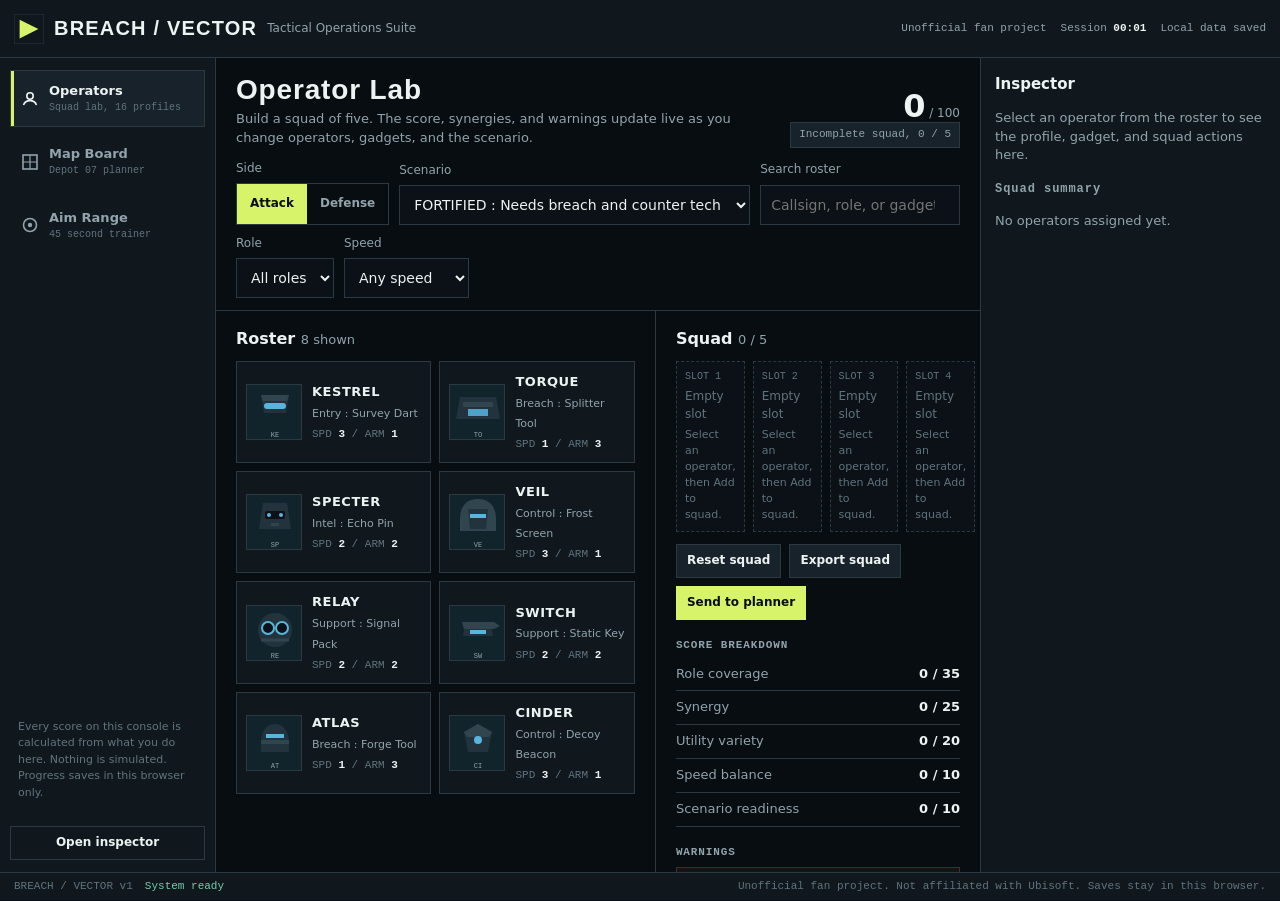
<file: siege/index.html>
<!DOCTYPE html>
<html lang="en">
<head>
<meta charset="utf-8">
<meta name="viewport" content="width=device-width, initial-scale=1, viewport-fit=cover">
<meta name="theme-color" content="#080D11">
<meta name="description" content="BREACH / VECTOR: an unofficial fan-made tactical operations suite inspired by Rainbow Six Siege. Build squads, plan on a blueprint, train aim.">
<title>BREACH / VECTOR: Tactical Operations Suite</title>
<link rel="icon" href="data:image/svg+xml,%3Csvg xmlns='http://www.w3.org/2000/svg' viewBox='0 0 32 32'%3E%3Crect width='32' height='32' fill='%23080D11'/%3E%3Cpath d='M6 6 L26 16 L6 26 Z' fill='%23D6F36A'/%3E%3C/svg%3E">
<style>
/* BREACH / VECTOR v1.0 | tokens, shell, shared controls */
:root{
  --bg:#080D11; --surface:#10181E; --surface-raised:#17222A; --surface-hover:#1C2A32;
  --border:#2A3942; --text:#EDF3F2; --muted:#91A3AB; --faint:#60737D;
  --accent:#D6F36A; --attack:#58B6DE; --defense:#E5A16B; --danger:#EA7777; --success:#73CFA9;
  --blueprint:#12242B;
  --font-ui:Inter,"Segoe UI",system-ui,-apple-system,sans-serif;
  --font-mono:"SFMono-Regular",Consolas,"Liberation Mono",monospace;
  --font-display:"Arial Narrow","Helvetica Neue",Arial,sans-serif;
  --rail:216px; --insp:300px; --head:58px; --foot:28px;
}
*{box-sizing:border-box}
html,body{overflow-x:clip}
html{height:100%}
body{margin:0;height:100dvh;background:var(--bg);color:var(--text);font-family:var(--font-ui);font-size:14px;line-height:1.45;-webkit-font-smoothing:antialiased}
::selection{background:var(--accent);color:#080D11}
::-webkit-scrollbar{width:10px;height:10px}
::-webkit-scrollbar-thumb{background:#2A3942;border:2px solid var(--bg)}
::-webkit-scrollbar-track{background:var(--bg)}
button,input,select{font:inherit;color:inherit}
button{cursor:pointer}
:focus{outline:none}
:focus-visible{outline:2px solid var(--accent);outline-offset:2px}
a{color:var(--accent)}
.skip{position:absolute;left:-9999px;top:0;background:var(--accent);color:#080D11;padding:10px 14px;z-index:200;font-weight:700}
.skip:focus{left:8px;top:8px}
.app{display:grid;grid-template-rows:var(--head) 1fr var(--foot);height:100dvh}
header.top{display:flex;align-items:center;gap:14px;padding:0 14px;background:var(--surface);border-bottom:1px solid var(--border);min-width:0}
.brand{display:flex;align-items:center;gap:10px;min-width:0;text-decoration:none;color:var(--text)}
.brand svg{flex:none}
.brand b{font-family:var(--font-display);font-size:20px;letter-spacing:.06em;font-weight:700;white-space:nowrap}
.brand span{color:var(--muted);font-size:12px;white-space:nowrap}
.top-meta{margin-left:auto;display:flex;gap:14px;align-items:center;font-family:var(--font-mono);font-size:11px;color:var(--muted);white-space:nowrap}
.top-meta b{color:var(--text);font-weight:600}
.shell{display:grid;grid-template-columns:var(--rail) minmax(0,1fr) var(--insp);min-height:0}
nav.rail{background:var(--surface);border-right:1px solid var(--border);padding:12px 10px;display:flex;flex-direction:column;gap:6px;overflow:auto}
.navbtn{display:flex;align-items:center;gap:10px;width:100%;text-align:left;background:transparent;border:1px solid transparent;padding:11px 10px;color:var(--muted);font-weight:600;font-size:13px}
.navbtn svg{flex:none}
.navbtn:hover{background:var(--surface-hover);color:var(--text)}
.navbtn[aria-current="page"]{background:var(--surface-raised);color:var(--text);border-color:var(--border);box-shadow:inset 3px 0 0 var(--accent)}
.navbtn small{display:block;font-family:var(--font-mono);font-size:10px;color:var(--faint);font-weight:400}
.rail-note{margin-top:auto;font-size:11px;color:var(--faint);padding:8px;line-height:1.5}
main{min-width:0;min-height:0;overflow:auto;background:var(--bg)}
.view{display:none;min-height:100%}
.view.active{display:block}
.view-head{display:flex;align-items:flex-end;justify-content:space-between;gap:14px;padding:18px 20px 12px;flex-wrap:wrap}
.view-head h1{font-family:var(--font-display);font-size:28px;line-height:1;margin:0;letter-spacing:.03em;text-wrap:balance}
.view-head p{margin:6px 0 0;color:var(--muted);max-width:65ch;font-size:13px}
.view-head .score-chip{text-align:right}
.score-big{font-size:32px;font-weight:700;font-variant-numeric:tabular-nums;line-height:1}
.score-big small{font-size:12px;color:var(--muted);font-weight:400}
aside.insp{background:var(--surface);border-left:1px solid var(--border);overflow:auto;padding:14px;min-height:0}
aside.insp h2{font-size:15px;margin:2px 0 8px}
aside.insp h3{font-size:12px;margin:16px 0 6px;color:var(--muted);font-family:var(--font-mono);font-weight:600;letter-spacing:.08em}
aside.insp p,aside.insp li{font-size:13px;color:var(--muted)}
aside.insp p b,aside.insp li b{color:var(--text)}
footer.foot{display:flex;align-items:center;gap:12px;padding:0 14px;background:var(--surface);border-top:1px solid var(--border);font-family:var(--font-mono);font-size:11px;color:var(--faint);white-space:nowrap;overflow:hidden}
footer.foot .ok{color:var(--success)}
.panel{background:var(--surface);border:1px solid var(--border)}
.btn{display:inline-flex;align-items:center;justify-content:center;gap:7px;background:var(--surface-raised);border:1px solid var(--border);color:var(--text);padding:9px 13px;font-weight:600;font-size:13px;min-height:40px;transition:transform 120ms ease-out,background 120ms ease-out,border-color 120ms ease-out}
.btn:hover{background:var(--surface-hover)}
.btn:active{transform:scale(.97)}
.btn:disabled{opacity:.45;cursor:not-allowed;transform:none}
.btn.primary{background:var(--accent);border-color:var(--accent);color:#080D11}
.btn.primary:hover{background:#e2f78f}
.btn.danger{color:var(--danger);border-color:#4a2b2b}
.btn.small{min-height:34px;padding:6px 10px;font-size:12px}
.btn.ghost{background:transparent}
.chip{display:inline-flex;align-items:center;gap:6px;border:1px solid var(--border);background:var(--surface-raised);padding:4px 8px;font-family:var(--font-mono);font-size:11px;color:var(--muted)}
.chip.atk{color:var(--attack);border-color:#274b5c}
.chip.def{color:var(--defense);border-color:#5c3f27}
.chip.warn{color:var(--danger);border-color:#4a2b2b}
.chip.ok{color:var(--success)}
input[type="search"],input[type="text"],select{background:#0B1116;border:1px solid var(--border);padding:9px 10px;min-height:40px;width:100%}
input[type="search"]:focus,input[type="text"]:focus,select:focus{border-color:var(--accent)}
.fld{display:block;font-size:12px;color:var(--muted);margin-bottom:6px}
.fld-row{display:flex;gap:8px;flex-wrap:wrap}
.fld-row>*{flex:1 1 140px}
.warn-list{list-style:none;margin:0;padding:0;display:grid;gap:6px}
.warn-list li{border:1px solid #4a2b2b;background:#171315;padding:8px 10px;font-size:12px;color:var(--text)}
.warn-list li button{margin-top:6px}
.score-row{display:flex;justify-content:space-between;gap:10px;padding:7px 0;border-bottom:1px solid var(--border);font-size:13px}
.score-row b{font-variant-numeric:tabular-nums}
.score-row span{color:var(--muted)}
.sr{position:absolute;width:1px;height:1px;overflow:hidden;clip:rect(0 0 0 0);white-space:nowrap}
dialog{border:1px solid var(--border);background:var(--surface-raised);color:var(--text);padding:20px;max-width:420px;width:calc(100% - 32px)}
dialog::backdrop{background:rgba(0,0,0,.65)}
dialog h2{margin:0 0 8px;font-size:18px}
dialog p{color:var(--muted);font-size:13px}
dialog .row{display:flex;gap:8px;justify-content:flex-end;margin-top:16px}
.toast{position:fixed;left:50%;bottom:44px;transform:translateX(-50%);background:var(--surface-raised);border:1px solid var(--accent);color:var(--text);padding:10px 14px;font-size:13px;z-index:120;display:none;max-width:min(520px,92vw);text-align:center}
.toast.show{display:block}
/* Operator Lab */
.lab{display:grid;grid-template-columns:minmax(0,1.35fr) minmax(0,1fr);gap:0;border-top:1px solid var(--border)}
.lab-col{padding:16px 20px;min-width:0}
.lab-col + .lab-col{border-left:1px solid var(--border)}
.roster{display:grid;grid-template-columns:repeat(auto-fill,minmax(158px,1fr));gap:8px;margin-top:10px}
.opcard{display:flex;gap:10px;align-items:center;text-align:left;background:var(--surface);border:1px solid var(--border);padding:9px;min-height:76px;transition:background 120ms ease-out,border-color 120ms ease-out}
.opcard:hover{background:var(--surface-hover)}
.opcard[aria-pressed="true"]{border-color:var(--accent);background:var(--surface-raised)}
.opcard .face{flex:none;width:56px;height:56px;background:var(--blueprint);border:1px solid var(--border);display:grid;place-items:center;overflow:hidden}
.opcard .nm{font-weight:700;font-size:13px;letter-spacing:.04em}
.opcard .rl{font-size:11px;color:var(--muted)}
.opcard .st{font-family:var(--font-mono);font-size:11px;color:var(--faint);white-space:nowrap}
.opcard .st b{color:var(--text)}
.slots{display:grid;grid-template-columns:repeat(5,1fr);gap:8px;margin-top:10px}
.slot{border:1px dashed var(--border);background:#0B1116;min-height:104px;padding:8px;text-align:left;display:flex;flex-direction:column;gap:4px}
.slot.filled{border-style:solid;border-color:var(--border)}
.slot .num{font-family:var(--font-mono);font-size:10px;color:var(--faint)}
.slot .nm{font-weight:700;font-size:12px}
.slot .gd{font-size:11px;color:var(--muted)}
.slot select{margin-top:auto;min-height:34px;padding:5px 6px;font-size:12px}
.seg{display:inline-flex;border:1px solid var(--border)}
.seg button{background:transparent;border:0;padding:9px 13px;font-weight:600;font-size:12px;color:var(--muted);min-height:40px}
.seg button[aria-pressed="true"]{background:var(--accent);color:#080D11}
/* Planner */
.plan-tools{display:flex;gap:6px;flex-wrap:wrap;padding:12px 20px;border-top:1px solid var(--border);align-items:center}
.toolbtn{border:1px solid var(--border);background:var(--surface);padding:8px 11px;font-weight:600;font-size:12px;min-height:40px}
.toolbtn[aria-pressed="true"]{background:var(--accent);color:#080D11;border-color:var(--accent)}
.plan-wrap{display:grid;grid-template-columns:minmax(0,1fr) 250px;gap:0;border-top:1px solid var(--border)}
.mapbox{background:var(--blueprint);overflow:auto;min-height:420px;touch-action:none;position:relative}
.mapbox svg{display:block;width:100%;height:auto;min-width:560px}
.objlist{border-left:1px solid var(--border);padding:14px;overflow:auto;max-height:560px}
.objlist ul{list-style:none;margin:8px 0 0;padding:0;display:grid;gap:6px}
.objlist li{display:flex;gap:6px;align-items:center;border:1px solid var(--border);padding:7px 8px;font-size:12px;background:var(--surface)}
.objlist li b{flex:1;min-width:0;overflow:hidden;text-overflow:ellipsis;white-space:nowrap}
/* Aim trainer */
.range-wrap{padding:0 20px 16px}
.hud{display:grid;grid-template-columns:repeat(5,1fr);border:1px solid var(--border);background:var(--surface)}
.hud div{padding:10px 12px;border-right:1px solid var(--border)}
.hud div:last-child{border-right:0}
.hud .k{font-family:var(--font-mono);font-size:10px;color:var(--faint);letter-spacing:.08em}
.hud .v{font-size:22px;font-weight:700;font-variant-numeric:tabular-nums;line-height:1.15}
#rangeCanvas{display:block;width:100%;height:420px;background:#0A1418;border:1px solid var(--border);border-top:0;touch-action:none;cursor:crosshair}
.range-ctl{display:flex;gap:8px;flex-wrap:wrap;align-items:end;margin-top:12px}
.result{position:relative;border:1px solid var(--accent);background:var(--surface-raised);padding:16px;margin-top:12px}
.result h2{margin:0 0 6px}
.result dl{display:grid;grid-template-columns:repeat(auto-fit,minmax(120px,1fr));gap:10px;margin:10px 0}
.result dt{font-family:var(--font-mono);font-size:10px;color:var(--muted)}
.result dd{margin:0;font-size:20px;font-weight:700;font-variant-numeric:tabular-nums}
.bottomnav{display:none}
.insp-close{display:none}
@media (max-width:1100px){
  .shell{grid-template-columns:var(--rail) minmax(0,1fr)}
  aside.insp{position:fixed;right:0;top:var(--head);bottom:var(--foot);width:min(340px,92vw);z-index:90;transform:translateX(105%);transition:transform 160ms ease-out;box-shadow:-8px 0 24px rgba(0,0,0,.4)}
  aside.insp.open{transform:none}
  .insp-close{display:inline-flex}
  .lab{grid-template-columns:1fr}
  .lab-col + .lab-col{border-left:0;border-top:1px solid var(--border)}
  .plan-wrap{grid-template-columns:1fr}
  .objlist{border-left:0;border-top:1px solid var(--border);max-height:none}
}
@media (max-width:900px){
  .shell{grid-template-columns:minmax(0,1fr)}
  nav.rail{display:none}
  .bottomnav{display:flex;position:fixed;left:0;right:0;bottom:0;z-index:100;background:var(--surface);border-top:1px solid var(--border);padding:6px 6px calc(6px + env(safe-area-inset-bottom))}
  .bottomnav a{flex:1;text-align:center;text-decoration:none;color:var(--muted);font-weight:700;font-size:12px;padding:10px 4px;min-height:44px;display:grid;place-items:center}
  .bottomnav a[aria-current="page"]{color:var(--accent)}
  body{padding-bottom:58px}
  .app{height:auto;min-height:100dvh}
  footer.foot{display:none}
  .top-meta .hide-m{display:none}
  .brand span{display:none}
  .top-meta{display:none}
  .opcard .st{font-size:10px}
  .opcard{padding:7px}
  .slots{grid-template-columns:repeat(5,minmax(120px,1fr));overflow-x:auto}
  .hud{grid-template-columns:repeat(3,1fr)}
  .hud div:nth-child(3){border-right:0}
  .hud div:nth-child(n+4){border-top:1px solid var(--border)}
  #range{height:340px}
  .view-head h1{font-size:24px}
}
@media (prefers-reduced-motion:reduce){
  *,*::before,*::after{transition:none !important;animation:none !important;scroll-behavior:auto !important}
}
</style>
</head>
<body>
<a class="skip" href="#main">Skip to workspace</a>
<div class="app">
<header class="top">
  <a class="brand" href="#operators" data-nav="operators" aria-label="BREACH / VECTOR home">
    <svg width="30" height="30" viewBox="0 0 32 32" aria-hidden="true"><rect width="32" height="32" fill="#10181E" stroke="#2A3942"/><path d="M6 6 L26 16 L6 26 Z" fill="#D6F36A"/></svg>
    <b>BREACH / VECTOR</b><span>Tactical Operations Suite</span>
  </a>
  <div class="top-meta">
    <span class="hide-m">Unofficial fan project</span>
    <span>Session <b id="clock">00:00</b></span>
    <span id="saveState">Local data ready</span>
  </div>
</header>
<div class="shell">
<nav class="rail" aria-label="Modules">
  <button class="navbtn" data-nav="operators" aria-current="page"><svg width="18" height="18" viewBox="0 0 18 18" aria-hidden="true"><circle cx="9" cy="6" r="3.2" fill="none" stroke="currentColor" stroke-width="1.6"/><path d="M2.5 15c1-3 3.6-4.4 6.5-4.4S14.5 12 15.5 15" fill="none" stroke="currentColor" stroke-width="1.6"/></svg><span>Operators<small>Squad lab, 16 profiles</small></span></button>
  <button class="navbtn" data-nav="planner"><svg width="18" height="18" viewBox="0 0 18 18" aria-hidden="true"><rect x="2" y="2" width="14" height="14" fill="none" stroke="currentColor" stroke-width="1.6"/><path d="M9 2v14M2 9h14" stroke="currentColor" stroke-width="1.2"/></svg><span>Map Board<small>Depot 07 planner</small></span></button>
  <button class="navbtn" data-nav="range"><svg width="18" height="18" viewBox="0 0 18 18" aria-hidden="true"><circle cx="9" cy="9" r="6.5" fill="none" stroke="currentColor" stroke-width="1.6"/><circle cx="9" cy="9" r="2.2" fill="currentColor"/></svg><span>Aim Range<small>45 second trainer</small></span></button>
  <p class="rail-note">Every score on this console is calculated from what you do here. Nothing is simulated. Progress saves in this browser only.</p>
  <button class="btn small ghost" id="inspectorToggle" type="button">Open inspector</button>
</nav>
<main id="main" tabindex="-1">
<!-- OPERATORS -->
<section class="view active" id="view-operators" aria-labelledby="h-operators">
  <div class="view-head">
    <div><h1 id="h-operators">Operator Lab</h1><p>Build a squad of five. The score, synergies, and warnings update live as you change operators, gadgets, and the scenario.</p></div>
    <div class="score-chip"><div class="score-big"><span id="labScore">0</span><small> / 100</small></div><div class="chip" id="labStatus">Incomplete squad</div></div>
  </div>
  <div style="padding:0 20px 12px;display:flex;gap:10px;flex-wrap:wrap;align-items:end">
    <div><span class="fld">Side</span><div class="seg" role="group" aria-label="Side"><button type="button" id="sideAttack" aria-pressed="true">Attack</button><button type="button" id="sideDefense" aria-pressed="false">Defense</button></div></div>
    <div><label class="fld" for="scenarioSel">Scenario</label><select id="scenarioSel"></select></div>
    <div style="flex:1 1 180px"><label class="fld" for="opSearch">Search roster</label><input type="search" id="opSearch" placeholder="Callsign, role, or gadget" autocomplete="off"></div>
    <div><label class="fld" for="roleFilter">Role</label><select id="roleFilter"><option value="">All roles</option></select></div>
    <div><label class="fld" for="speedFilter">Speed</label><select id="speedFilter"><option value="">Any speed</option><option value="3">Fast, 3</option><option value="2">Balanced, 2</option><option value="1">Heavy, 1</option></select></div>
  </div>
  <div class="lab">
    <div class="lab-col">
      <h2 style="margin:0;font-size:16px">Roster <span style="color:var(--muted);font-weight:400;font-size:13px" id="rosterCount"></span></h2>
      <div class="roster" id="roster" role="list"></div>
      <p id="rosterEmpty" style="color:var(--muted);display:none">No operators match those filters. Clear the search or change a filter.</p>
    </div>
    <div class="lab-col">
      <h2 style="margin:0;font-size:16px">Squad <span style="color:var(--muted);font-weight:400;font-size:13px" id="squadCount"></span></h2>
      <div class="slots" id="slots"></div>
      <div style="display:flex;gap:8px;flex-wrap:wrap;margin-top:12px">
        <button class="btn small" id="resetSquad" type="button">Reset squad</button>
        <button class="btn small" id="exportSquad" type="button">Export squad</button>
        <button class="btn small primary" id="sendPlanner" type="button">Send to planner</button>
      </div>
      <h3 style="font-family:var(--font-mono);font-size:11px;color:var(--muted);letter-spacing:.08em;margin:18px 0 4px">SCORE BREAKDOWN</h3>
      <div id="scoreBreakdown"></div>
      <h3 style="font-family:var(--font-mono);font-size:11px;color:var(--muted);letter-spacing:.08em;margin:18px 0 6px">WARNINGS</h3>
      <ul class="warn-list" id="warnList"></ul>
      <p id="noWarn" style="color:var(--muted);font-size:13px">No warnings. The squad covers the selected scenario basics.</p>
    </div>
  </div>
</section>
<!-- PLANNER -->
<section class="view" id="view-planner" aria-labelledby="h-planner">
  <div class="view-head">
    <div><h1 id="h-planner">Map Board: Depot 07</h1><p>Place your squad, gadgets, and cameras on two floors. Draw routes, check the plan score, and save named operations. Routes that cross a solid wall are flagged, not fixed for you.</p></div>
    <div class="score-chip"><div class="score-big"><span id="planScore">0</span><small> / 100</small></div><div class="chip" id="planStatus">Plan completeness</div></div>
  </div>
  <div class="plan-tools" role="toolbar" aria-label="Planner tools">
    <button class="toolbtn" data-tool="select" aria-pressed="true" type="button">Select</button>
    <button class="toolbtn" data-tool="attack" aria-pressed="false" type="button">Attack</button>
    <button class="toolbtn" data-tool="defense" aria-pressed="false" type="button">Defense</button>
    <button class="toolbtn" data-tool="gadget" aria-pressed="false" type="button">Gadget</button>
    <button class="toolbtn" data-tool="camera" aria-pressed="false" type="button">Camera</button>
    <button class="toolbtn" data-tool="route" aria-pressed="false" type="button">Route</button>
    <button class="toolbtn" data-tool="erase" aria-pressed="false" type="button">Erase</button>
    <span style="flex:1"></span>
    <button class="btn small" id="undoBtn" type="button">Undo</button>
    <button class="btn small" id="redoBtn" type="button">Redo</button>
    <button class="btn small" id="finishRouteBtn" type="button" disabled>Finish route</button>
    <button class="btn small" id="cancelRouteBtn" type="button" disabled>Cancel drawing</button>
  </div>
  <div style="padding:0 20px 10px;display:flex;gap:8px;flex-wrap:wrap;align-items:end">
    <div><label class="fld" for="floorSel">Floor</label><select id="floorSel" style="width:auto"><option value="1">Floor 01, Ground</option><option value="2">Floor 02, Upper</option></select></div>
    <div><label class="fld" for="objectiveSel">Objective</label><select id="objectiveSel" style="width:auto"></select></div>
    <div><label class="fld" for="gadgetSel">Gadget type</label><select id="gadgetSel" style="width:auto"><option value="scan">Scan Node, intel</option><option value="barrier">Barrier Marker, protection</option><option value="jammer">Signal Jammer, denial</option><option value="cache">Support Cache, sustain</option></select></div>
    <div><span class="fld">Zoom</span><div class="fld-row" style="flex-wrap:nowrap"><button class="btn small" id="zoomOut" type="button" aria-label="Zoom out">−</button><button class="btn small" id="zoomFit" type="button">Fit</button><button class="btn small" id="zoomIn" type="button" aria-label="Zoom in">+</button><span class="chip" id="zoomLabel">100%</span></div></div>
    <div><label class="fld" for="slotSel">Save slot</label><select id="slotSel" style="width:auto"><option value="alpha">Operation Alpha</option><option value="bravo">Operation Bravo</option><option value="charlie">Operation Charlie</option></select></div>
    <button class="btn small" id="savePlanBtn" type="button">Save plan</button>
    <button class="btn small" id="loadPlanBtn" type="button">Load plan</button>
    <button class="btn small" id="newBoardBtn" type="button">New board</button>
    <button class="btn small danger" id="clearAllBtn" type="button">Clear all</button>
    <span class="chip" id="draftState">Draft saved</span>
  </div>
  <div class="plan-wrap">
    <div class="mapbox" id="mapbox">
      <svg id="mapSvg" viewBox="0 0 700 520" role="application" aria-label="Depot 07 blueprint. Use the object list below the map to place and edit objects without pointer interaction." preserveAspectRatio="xMidYMid meet"></svg>
      <p style="padding:8px 12px;color:var(--muted);font-size:12px;margin:0">Click the map with a placement tool to add an object. Drag a placed object to move it. Arrow keys nudge a selected object. Shift plus arrows moves farther.</p>
    </div>
    <div class="objlist">
      <h2 style="margin:0;font-size:15px">Objects and routes</h2>
      <p style="color:var(--muted);font-size:12px;margin:6px 0 0">This list works without the map. Select an item to edit it in the inspector.</p>
      <div id="paletteBox"></div>
      <ul id="objList"></ul>
      <h3 style="font-family:var(--font-mono);font-size:11px;color:var(--muted);letter-spacing:.08em;margin:16px 0 4px">PLAN BREAKDOWN</h3>
      <div id="planBreakdown"></div>
      <ul class="warn-list" id="planWarn" style="margin-top:10px"></ul>
    </div>
  </div>
</section>
<!-- RANGE -->
<section class="view" id="view-range" aria-labelledby="h-range">
  <div class="view-head">
    <div><h1 id="h-range">Aim Range</h1><p>Abstract targets only, no characters. Hit the small upper ring for precision points. A miss costs points and resets your combo.</p></div>
    <div class="score-chip"><div class="score-big"><span id="bestLine">Best: none</span></div><div class="chip">45 second rounds</div></div>
  </div>
  <div class="range-wrap">
    <div class="hud" aria-live="off">
      <div><div class="k">Time left</div><div class="v" id="hudTime">45.0</div></div>
      <div><div class="k">Score</div><div class="v" id="hudScore">0</div></div>
      <div><div class="k">Accuracy</div><div class="v" id="hudAcc">-</div></div>
      <div><div class="k">Avg reaction</div><div class="v" id="hudReact">-</div></div>
      <div><div class="k">Combo</div><div class="v" id="hudCombo">0</div></div>
    </div>
    <canvas id="rangeCanvas" width="900" height="420" aria-label="Aim range canvas. Targets appear and move. Click or tap a target to score."></canvas>
    <div class="range-ctl">
      <div><label class="fld" for="diffSel">Difficulty</label><select id="diffSel" style="width:auto"><option value="rookie">Rookie</option><option value="standard" selected>Standard</option><option value="elite">Elite</option></select></div>
      <button class="btn primary" id="startAim" type="button">Start session</button>
      <button class="btn" id="pauseAim" type="button" disabled>Pause</button>
      <button class="btn" id="resumeAim" type="button" disabled>Resume</button>
      <p style="margin:0;color:var(--muted);font-size:12px;flex:1 1 220px" id="aimHint">Precision ring: +150. Body: +75. Empty click: −25. Five hits in a row: +25 bonus. Escaped targets reset the combo.</p>
    </div>
    <div id="resultBox"></div>
  </div>
</section>
</main>
<aside class="insp" id="inspector" aria-label="Inspector">
  <button class="btn small insp-close" id="inspClose" type="button">Close inspector</button>
  <div id="inspBody"></div>
</aside>
</div>
<footer class="foot"><span>BREACH / VECTOR v1</span><span class="ok" id="footStatus">System ready</span><span style="margin-left:auto">Unofficial fan project. Not affiliated with Ubisoft. Saves stay in this browser.</span></footer>
</div>
<nav class="bottomnav" aria-label="Modules mobile">
  <a href="#operators" data-nav="operators" aria-current="page">Operators</a>
  <a href="#planner" data-nav="planner">Map Board</a>
  <a href="#range" data-nav="range">Aim Range</a>
</nav>
<dialog id="confirmDlg"><h2 id="confirmTitle">Confirm</h2><p id="confirmText"></p><div class="row"><button class="btn" id="confirmNo" type="button">Cancel</button><button class="btn primary" id="confirmYes" type="button">Confirm</button></div></dialog>
<div class="toast" id="toast" role="status"></div>
<div class="sr" aria-live="polite" id="live"></div>
<script>
"use strict";
/* ================= DATA ================= */
const OPERATORS=[
{id:"kestrel",side:"attack",name:"KESTREL",role:"Entry",gadget:"Survey Dart",tags:["intel","entry"],speed:3,armor:1,art:"visor",desc:"Fast first entry. The survey dart marks what is ahead before the push starts.",gadgetTags:["intel"]},
{id:"torque",side:"attack",name:"TORQUE",role:"Breach",gadget:"Splitter Tool",tags:["breach","access"],speed:1,armor:3,art:"plate",desc:"Heavy breach work. Opens reinforced lines so the rest of the squad can follow.",gadgetTags:["access"]},
{id:"specter",side:"attack",name:"SPECTER",role:"Intel",gadget:"Echo Pin",tags:["intel","detection"],speed:2,armor:2,art:"mask",desc:"Quiet information play. Echo pins track movement without giving the push away.",gadgetTags:["intel","detection"]},
{id:"veil",side:"attack",name:"VEIL",role:"Control",gadget:"Frost Screen",tags:["cover","control"],speed:3,armor:1,art:"hood",desc:"Blocks sightlines on the move. Screens buy seconds for plants and revives.",gadgetTags:["cover"]},
{id:"relay",side:"attack",name:"RELAY",role:"Support",gadget:"Signal Pack",tags:["resilience","support"],speed:2,armor:2,art:"goggles",desc:"Keeps utility online. Signal packs sustain the squad through long executes.",gadgetTags:["resilience"]},
{id:"switch",side:"attack",name:"SWITCH",role:"Support",gadget:"Static Key",tags:["counter","access"],speed:2,armor:2,art:"cap",desc:"Disables defensive electronics. Opens routes that gadgets would otherwise close.",gadgetTags:["counter","access"]},
{id:"atlas",side:"attack",name:"ATLAS",role:"Breach",gadget:"Forge Tool",tags:["breach","access"],speed:1,armor:3,art:"helm",desc:"Slow, armored breach anchor. Forges a second entry when the first one stalls.",gadgetTags:["access"]},
{id:"cinder",side:"attack",name:"CINDER",role:"Control",gadget:"Decoy Beacon",tags:["disruption","control"],speed:3,armor:1,art:"scout",desc:"Forces defenders to check ghosts. Decoys pull attention away from the real push.",gadgetTags:["disruption"]},
{id:"bastion",side:"defense",name:"BASTION",role:"Anchor",gadget:"Shield Panel",tags:["protection","anchor"],speed:1,armor:3,art:"plate",desc:"Holds the objective. Shield panels create safe angles that attackers must respect.",gadgetTags:["protection"]},
{id:"latch",side:"defense",name:"LATCH",role:"Denial",gadget:"Lock Thread",tags:["delay","denial"],speed:2,armor:2,art:"mask",desc:"Slows entries at doors and hatches. Every delay buys time for a retake.",gadgetTags:["delay"]},
{id:"wisp",side:"defense",name:"WISP",role:"Intel",gadget:"Optic Seed",tags:["intel","detection"],speed:3,armor:1,art:"goggles",desc:"Light roam intel. Optic seeds report movement before attackers reach the site.",gadgetTags:["intel","detection"]},
{id:"harrow",side:"defense",name:"HARROW",role:"Roam",gadget:"Ghost Beacon",tags:["disruption","roam"],speed:3,armor:1,art:"hood",desc:"Mobile pressure. Ghost beacons make attackers second guess every flank.",gadgetTags:["disruption"]},
{id:"mender",side:"defense",name:"MENDER",role:"Support",gadget:"Patch Pod",tags:["resilience","support"],speed:2,armor:2,art:"cap",desc:"Sustains the hold. Patch pods recover the squad between pushes.",gadgetTags:["resilience"]},
{id:"null",side:"defense",name:"NULL",role:"Denial",gadget:"Jam Shroud",tags:["counter","denial"],speed:1,armor:3,art:"helm",desc:"Kills enemy intel in a zone. Jam shrouds blind drones and sensors.",gadgetTags:["counter","delay"]},
{id:"beacon",side:"defense",name:"BEACON",role:"Intel",gadget:"Audio Pin",tags:["intel","detection"],speed:2,armor:2,art:"visor",desc:"Listens for the push. Audio pins turn footsteps into early warning.",gadgetTags:["intel","detection"]},
{id:"vantage",side:"defense",name:"VANTAGE",role:"Roam",gadget:"Watch Prism",tags:["intel","roam"],speed:3,armor:1,art:"scout",desc:"Wide roam vision. Watch prisms cover angles the site cannot see.",gadgetTags:["intel"]}
];
const SECONDARIES={
attack:[{id:"arc",name:"Arc Probe",tags:["intel"]},{id:"shade",name:"Shade Canister",tags:["cover"]},{id:"field",name:"Field Pack",tags:["resilience"]},{id:"noise",name:"Noise Coin",tags:["disruption"]}],
defense:[{id:"pin",name:"Pin Lens",tags:["intel"]},{id:"tile",name:"Barrier Tile",tags:["protection"]},{id:"bell",name:"Trip Bell",tags:["delay"]},{id:"foam",name:"Patch Foam",tags:["resilience"]}]
};
const SYNERGIES=[
["kestrel","veil","Screened Entry"],["torque","switch","Systems Access"],["specter","cinder","Decoy Confirmation"],
["atlas","relay","Sustained Utility"],["bastion","mender","Reinforced Hold"],["latch","wisp","Detection Delay"],
["null","vantage","Signal Screen"],["harrow","beacon","Mobile Awareness"],["kestrel","specter","Confirmed Entry"],
["torque","atlas","Double Breach"],["veil","cinder","Layered Control"],["bastion","latch","Locked Hold"]
];
const SCENARIOS={
attack:[{id:"fortified",name:"FORTIFIED",need:["breach","counter"],label:"Needs breach and counter tech"},{id:"camera",name:"CAMERA-HEAVY",need:["intel","disruption"],label:"Needs intel and disruption"},{id:"roam",name:"FAST ROAM",need:["detection","control"],label:"Needs detection and control"}],
defense:[{id:"rapid",name:"RAPID ENTRY",need:["delay","detection"],label:"Needs delay and detection"},{id:"signal",name:"SIGNAL-HEAVY",need:["counter","protection"],label:"Needs counter tech and protection"},{id:"hold",name:"LONG HOLD",need:["intel","resilience"],label:"Needs intel and sustain"}]
};
const FAMILIES={attack:["intel","access","cover","resilience"],defense:["intel","delay","protection","resilience"]};
const GADGETS=[
{id:"scan",name:"Scan Node",fam:"intel",desc:"Intel marker. Counts toward intelligence coverage."},
{id:"barrier",name:"Barrier Marker",fam:"protection",desc:"Protection marker. Blocks a lane in the plan."},
{id:"jammer",name:"Signal Jammer",fam:"denial",desc:"Denial marker. Represents jammed intel in a room."},
{id:"cache",name:"Support Cache",fam:"resilience",desc:"Sustain marker. Represents resupply in the plan."}
];
const ROOMS={
1:[{n:"Loading",x:0,y:0,w:4,h:3},{n:"Power",x:4,y:0,w:3,h:3},{n:"Stair A",x:7,y:0,w:3,h:3},{n:"Archive",x:10,y:0,w:4,h:3},{n:"Workshop",x:0,y:3,w:4,h:3},{n:"Atrium West",x:4,y:3,w:3,h:3},{n:"Atrium East",x:7,y:3,w:3,h:3},{n:"Utilities",x:10,y:3,w:4,h:3},{n:"Storage",x:0,y:6,w:4,h:4},{n:"Dispatch",x:4,y:6,w:3,h:4,obj:true},{n:"Stair B",x:7,y:6,w:3,h:4},{n:"Dock Admin",x:10,y:6,w:4,h:4}],
2:[{n:"Observation",x:0,y:0,w:4,h:3},{n:"Comms",x:4,y:0,w:3,h:3},{n:"Stair A",x:7,y:0,w:3,h:3},{n:"Server",x:10,y:0,w:4,h:3},{n:"Gallery",x:0,y:3,w:4,h:3},{n:"Control West",x:4,y:3,w:3,h:3,obj:true},{n:"Control East",x:7,y:3,w:3,h:3},{n:"Records",x:10,y:3,w:4,h:3},{n:"Barracks",x:0,y:6,w:4,h:4},{n:"Briefing",x:4,y:6,w:3,h:4},{n:"Stair B",x:7,y:6,w:3,h:4},{n:"Equipment",x:10,y:6,w:4,h:4}]
};
const DOORS=[
{x:4,y:1.5,h:false},{x:7,y:1.5,h:false},{x:10,y:1.5,h:false},{x:2,y:3,h:true},{x:5.5,y:3,h:true},{x:8.5,y:3,h:true},{x:12,y:3,h:true},
{x:4,y:4.5,h:false},{x:7,y:4.5,h:false},{x:10,y:4.5,h:false},{x:2,y:6,h:true},{x:5.5,y:6,h:true},{x:8.5,y:6,h:true},{x:12,y:6,h:true},
{x:4,y:7.5,h:false},{x:7,y:7.5,h:false},{x:10,y:7.5,h:false},{x:0,y:1.5,ext:true,h:false},{x:14,y:8,ext:true,h:false}
];
const DIFFS={
rookie:{label:"Rookie",d:96,speed:70,life:2300,spawn:900,max:1},
standard:{label:"Standard",d:72,speed:140,life:1600,spawn:700,max:2},
elite:{label:"Elite",d:52,speed:220,life:1100,spawn:520,max:3}
};

/* ================= STATE + STORAGE ================= */
const $=s=>document.querySelector(s), $$=s=>[...document.querySelectorAll(s)];
const store={ok:true,
 get(k){try{const v=localStorage.getItem(k);return v?JSON.parse(v):null}catch(e){this.ok=false;return null}},
 set(k,v){try{localStorage.setItem(k,JSON.stringify(v));return true}catch(e){this.ok=false;return false}}};
const state={
 route:"operators", faction:"attack",
 squads:{attack:Array(5).fill(null),defense:Array(5).fill(null)},
 secondaries:{attack:{},defense:{}},
 scenario:{attack:"fortified",defense:"rapid"},
 selectedOp:null, search:"", roleFilter:"", speedFilter:"",
 planner:{floor:1,faction:"attack",objective:"Dispatch",entities:[],routes:[],tool:"select",selectedId:null,zoom:1,draftDirty:false},
 history:[],hIndex:-1, drawing:null,
 aim:{running:false,paused:false}
};
function loadPersist(){
 const sq=store.get("bv.squads.v1");
 if(sq&&sq.squads){state.squads=sq.squads;state.secondaries=sq.secondaries||state.secondaries;state.scenario=sq.scenario||state.scenario;}
 const draft=store.get("bv.planner.draft.v1");
 if(draft&&Array.isArray(draft.entities)){state.planner.entities=draft.entities;state.planner.routes=draft.routes||[];state.planner.floor=draft.floor||1;state.planner.faction=draft.faction||"attack";state.planner.objective=draft.objective||"Dispatch";}
 if(!store.ok) toast("Local storage is blocked. Editing still works, but progress will not persist.");
}
function saveSquads(){store.set("bv.squads.v1",{v:1,squads:state.squads,secondaries:state.secondaries,scenario:state.scenario});markSaved();}
function markSaved(){$("#saveState").textContent=store.ok?"Local data saved":"Storage blocked";$("#footStatus").textContent=store.ok?"System ready":"Storage blocked, editing only";}
let draftTimer=null;
function saveDraftSoon(){$("#draftState").textContent="Draft unsaved";state.planner.draftDirty=true;clearTimeout(draftTimer);draftTimer=setTimeout(()=>{store.set("bv.planner.draft.v1",{v:1,floor:state.planner.floor,faction:state.planner.faction,objective:state.planner.objective,entities:state.planner.entities,routes:state.planner.routes,updated:Date.now()});$("#draftState").textContent="Draft saved";state.planner.draftDirty=false;markSaved();},300);}
function toast(msg){const t=$("#toast");t.textContent=msg;t.classList.add("show");clearTimeout(t._t);t._t=setTimeout(()=>t.classList.remove("show"),2600);}
function announce(msg){$("#live").textContent=msg;}
function confirmDlg(title,text){return new Promise(res=>{const d=$("#confirmDlg");$("#confirmTitle").textContent=title;$("#confirmText").textContent=text;d.showModal();const yes=$("#confirmYes"),no=$("#confirmNo");const done=v=>{yes.onclick=no.onclick=null;d.close();res(v)};yes.onclick=()=>done(true);no.onclick=()=>done(false);d.oncancel=()=>done(false);});}
function esc(s){return String(s).replace(/[&<>"]/g,c=>({"&":"&amp;","<":"&lt;",">":"&gt;",'"':"&quot;"}[c]));}
/* Portraits: distinct silhouettes, one per art key */
function portrait(op){
 const c=op.side==="attack"?"#58B6DE":"#E5A16B";
 const shapes={
 visor:`<path d="M14 10h28l-3 18H17z" fill="#22333D"/><rect x="17" y="18" width="22" height="6" rx="3" fill="${c}"/><path d="M14 10h28l-2 6H16z" fill="#31454F"/>`,
 plate:`<path d="M10 12h36l4 22H6z" fill="#22333D"/><rect x="13" y="17" width="30" height="5" fill="#31454F"/><rect x="18" y="24" width="20" height="7" fill="${c}" opacity=".85"/>`,
 mask:`<path d="M16 8h24l4 26H12z" fill="#22333D"/><rect x="18" y="16" width="20" height="8" rx="2" fill="#0B1116"/><circle cx="22" cy="20" r="2" fill="${c}"/><circle cx="34" cy="20" r="2" fill="${c}"/><rect x="24" y="28" width="8" height="3" fill="#31454F"/>`,
 hood:`<path d="M28 4c12 0 18 8 18 20v12H10V24C10 12 16 4 28 4z" fill="#31454F"/><path d="M18 14h20l-2 20H20z" fill="#22333D"/><rect x="20" y="19" width="16" height="4" fill="${c}"/>`,
 goggles:`<circle cx="28" cy="24" r="17" fill="#22333D"/><circle cx="21" cy="22" r="6" fill="#0B1116" stroke="${c}" stroke-width="2"/><circle cx="35" cy="22" r="6" fill="#0B1116" stroke="${c}" stroke-width="2"/><path d="M14 34h28" stroke="#31454F" stroke-width="3"/>`,
 cap:`<path d="M16 16h24l3 14H13z" fill="#22333D"/><path d="M12 16h32l6 4-6 3H14z" fill="#31454F"/><rect x="20" y="24" width="16" height="4" fill="${c}"/>`,
 helm:`<path d="M14 26c0-11 6-18 14-18s14 7 14 18v10H14z" fill="#22333D"/><rect x="14" y="24" width="28" height="4" fill="#31454F"/><rect x="19" y="18" width="18" height="4" fill="${c}"/>`,
 scout:`<path d="M28 8l14 8-4 20H18l-4-20z" fill="#22333D"/><path d="M28 8l14 8-3 5H17l-3-5z" fill="#31454F"/><circle cx="28" cy="24" r="4" fill="${c}"/>`
 };
 return `<svg width="56" height="56" viewBox="0 0 56 56" role="img" aria-label="Abstract portrait for ${esc(op.name)}">${shapes[op.art]||shapes.visor}<text x="28" y="52" text-anchor="middle" font-family="monospace" font-size="7" fill="#91A3AB">${esc(op.name.slice(0,2))}</text></svg>`;
}
function opById(id){return OPERATORS.find(o=>o.id===id);}
function currentSquad(){return state.squads[state.faction];}
function squadTags(){
 const tags=new Set();
 currentSquad().forEach(id=>{if(!id)return;const op=opById(id);op.tags.forEach(t=>tags.add(t));op.gadgetTags.forEach(t=>tags.add(t));
  const sec=(state.secondaries[state.faction]||{})[id];if(sec){const s=SECONDARIES[state.faction].find(x=>x.id===sec);if(s)s.tags.forEach(t=>tags.add(t));}});
 return tags;
}
function scoreSquad(){
 const sq=currentSquad().filter(Boolean);
 const roles=new Set(sq.map(id=>opById(id).role));
 let roleScore=roles.size*7;
 let syn=0;const found=[];
 SYNERGIES.forEach(([a,b,label])=>{if(sq.includes(a)&&sq.includes(b)){syn+=5;found.push(label);}});
 syn=Math.min(25,syn);
 const tags=squadTags();const fams=FAMILIES[state.faction];
 const famScore=fams.filter(f=>{if(f==="access")return tags.has("access")||tags.has("breach");if(f==="cover")return tags.has("cover")||tags.has("control");if(f==="resilience")return tags.has("resilience")||tags.has("support");return tags.has(f);}).length*5;
 const totalSpeed=sq.reduce((a,id)=>a+opById(id).speed,0);
 const speedScore=sq.length?Math.max(0,10-2*Math.abs(totalSpeed-10)):0;
 const scen=SCENARIOS[state.faction].find(s=>s.id===state.scenario[state.faction]);
 const scenScore=scen?scen.need.filter(n=>tags.has(n)).length*5:0;
 const total=sq.length===5?roleScore+syn+famScore+speedScore+scenScore:0;
 return {total:Math.min(100,total),roleScore,syn,famScore,speedScore,scenScore,found,totalSpeed,complete:sq.length===5,roles,tags};
}
function squadWarnings(){
 const w=[];const sq=currentSquad().filter(Boolean);const tags=squadTags();
 const scen=SCENARIOS[state.faction].find(s=>s.id===state.scenario[state.faction]);
 if(sq.length<5)w.push({t:`Squad incomplete: ${sq.length} of 5 operators assigned.`,filter:null});
 if(state.faction==="attack"&&sq.length&&!tags.has("breach"))w.push({t:"Missing breach capability. Add TORQUE or ATLAS, or a breach tag.",filter:"Breach"});
 if(scen&&sq.length&&scen.need.some(n=>!tags.has(n)))w.push({t:`Scenario ${scen.name} is not fully covered. ${scen.label}.`,filter:null});
 const roleCounts={};sq.forEach(id=>{const r=opById(id).role;roleCounts[r]=(roleCounts[r]||0)+1;});
 Object.entries(roleCounts).forEach(([r,c])=>{if(c>=3)w.push({t:`${c} operators share the ${r} role. Consider a different role for coverage.`,filter:r});});
 const speeds=sq.reduce((a,id)=>a+opById(id).speed,0);
 if(sq.length===5&&speeds>=13)w.push({t:"Speed-heavy squad, low armor coverage. A heavy operator would balance the push.",filter:null});
 const secCounts={};Object.values(state.secondaries[state.faction]||{}).forEach(s=>secCounts[s]=(secCounts[s]||0)+1);
 Object.entries(secCounts).forEach(([s,c])=>{if(c>=2)w.push({t:`Secondary gadget limit reached for ${SECONDARIES[state.faction].find(x=>x.id===s).name}. A third copy is blocked.`,filter:null});});
 return w;
}
/* ================= ROUTER ================= */
function setRoute(route,focus=true){
 state.route=route;
 $$(".view").forEach(v=>v.classList.toggle("active",v.id==="view-"+route));
 $$("[data-nav]").forEach(b=>{const on=b.dataset.nav===route;b.setAttribute("aria-current",on?"page":"false");if(b.tagName==="A"&&on)b.setAttribute("aria-current","page");});
 if(location.hash!=="#"+route)history.replaceState(null,"","#"+route);
 renderInspector();
 if(route==="range")drawRangeIdle();
 if(route==="planner")renderPlanner();
 if(focus){const h=$("#view-"+route+" h1");if(h){h.setAttribute("tabindex","-1");h.focus({preventScroll:true});}}
 closeInspectorOnMobile();
}
function closeInspectorOnMobile(){if(window.innerWidth<=1100)$("#inspector").classList.remove("open");}
$$("[data-nav]").forEach(b=>b.addEventListener("click",e=>{e.preventDefault();setRoute(b.dataset.nav);}));
window.addEventListener("hashchange",()=>{const r=location.hash.replace("#","");if(["operators","planner","range"].includes(r))setRoute(r,false);});

/* ================= OPERATOR LAB ================= */
function renderScenario(){
 const sel=$("#scenarioSel");const list=SCENARIOS[state.faction];
 sel.innerHTML=list.map(s=>`<option value="${s.id}">${s.name} : ${s.label}</option>`).join("");
 sel.value=state.scenario[state.faction];
 const roles=[...new Set(OPERATORS.filter(o=>o.side===state.faction).map(o=>o.role))];
 $("#roleFilter").innerHTML=`<option value="">All roles</option>`+roles.map(r=>`<option>${r}</option>`).join("");
 $("#roleFilter").value=state.roleFilter;
}
function renderRoster(){
 const q=state.search.toLowerCase();
 const list=OPERATORS.filter(o=>o.side===state.faction)
  .filter(o=>!q||(o.name+" "+o.role+" "+o.gadget).toLowerCase().includes(q))
  .filter(o=>!state.roleFilter||o.role===state.roleFilter)
  .filter(o=>!state.speedFilter||o.speed===+state.speedFilter);
 $("#rosterCount").textContent=`${list.length} shown`;
 $("#rosterEmpty").style.display=list.length?"none":"block";
 const sq=currentSquad();
 $("#roster").innerHTML=list.map(o=>`<button type="button" class="opcard" role="listitem" data-op="${o.id}" aria-pressed="${state.selectedOp===o.id}" aria-label="${o.name}, ${o.role}, ${o.gadget}${sq.includes(o.id)?", in squad":""}">
   <span class="face">${portrait(o)}</span>
   <span><span class="nm">${o.name}</span><br><span class="rl">${o.role} : ${o.gadget}</span><br><span class="st">SPD <b>${o.speed}</b> / ARM <b>${o.armor}</b>${sq.includes(o.id)?" : IN SQUAD":""}</span></span></button>`).join("");
 $$("#roster .opcard").forEach(b=>b.addEventListener("click",()=>{state.selectedOp=b.dataset.op;renderRoster();renderInspector();}));
}
function renderSlots(){
 const sq=currentSquad();
 $("#squadCount").textContent=`${sq.filter(Boolean).length} / 5`;
 $("#slots").innerHTML=sq.map((id,i)=>{
  if(!id)return `<div class="slot"><span class="num">SLOT ${i+1}</span><span style="color:var(--faint);font-size:12px">Empty slot</span><span style="font-size:11px;color:var(--faint)">Select an operator, then Add to squad.</span></div>`;
  const op=opById(id);const sec=(state.secondaries[state.faction]||{})[id]||"";
  return `<div class="slot filled"><span class="num">SLOT ${i+1}</span><span class="nm">${op.name}</span><span class="gd">${op.role} : ${op.gadget}</span>
   <label class="sr" for="sec-${i}">Secondary gadget for ${op.name}</label>
   <select id="sec-${i}" data-slot="${i}"><option value="">No secondary</option>${SECONDARIES[state.faction].map(s=>`<option value="${s.id}" ${sec===s.id?"selected":""}>${s.name}</option>`).join("")}</select>
   <button class="btn small ghost" type="button" data-remove="${i}">Remove</button></div>`;
 }).join("");
 $$("#slots select").forEach(sel=>sel.addEventListener("change",()=>{
  const idx=+sel.dataset.slot;const id=sq[idx];const val=sel.value;
  if(val){const count=Object.entries(state.secondaries[state.faction]||{}).filter(([k,v])=>v===val&&k!==id).length;
   if(count>=2){toast("Secondary gadget limit reached. A squad can carry at most two copies.");sel.value=(state.secondaries[state.faction]||{})[id]||"";return;}}
  state.secondaries[state.faction]=state.secondaries[state.faction]||{};
  if(val)state.secondaries[state.faction][id]=val;else delete state.secondaries[state.faction][id];
  saveSquads();renderLab();
 }));
 $$("#slots [data-remove]").forEach(b=>b.addEventListener("click",()=>{
  const idx=+b.dataset.remove;const id=sq[idx];sq[idx]=null;delete (state.secondaries[state.faction]||{})[id];
  saveSquads();renderLab();announce(`${opById(id).name} removed from squad.`);
 }));
}
function renderLab(){
 renderScenario();renderRoster();renderSlots();
 const sc=scoreSquad();
 $("#labScore").textContent=sc.complete?sc.total:0;
 $("#labStatus").textContent=sc.complete?`Complete squad, ${sc.total} / 100`:`Incomplete squad, ${currentSquad().filter(Boolean).length} / 5`;
 $("#labStatus").className="chip "+(sc.complete?"ok":"");
 $("#scoreBreakdown").innerHTML=[["Role coverage",sc.roleScore,35],["Synergy",sc.syn,25],["Utility variety",sc.famScore,20],["Speed balance",sc.speedScore,10],["Scenario readiness",sc.scenScore,10]]
  .map(([l,v,m])=>`<div class="score-row"><span>${l}</span><b>${sc.complete?v:0} / ${m}</b></div>`).join("")
  +(sc.found.length?`<p style="font-size:12px;color:var(--muted);margin:8px 0 0">Synergies: ${sc.found.map(esc).join(", ")}.</p>`:"");
 const warns=squadWarnings();
 $("#warnList").innerHTML=warns.map(w=>`<li>${esc(w.t)}${w.filter?` <button class="btn small" type="button" data-wfilter="${esc(w.filter)}">Show ${esc(w.filter)} operators</button>`:""}</li>`).join("");
 $("#noWarn").style.display=warns.length?"none":"block";
 $$("#warnList [data-wfilter]").forEach(b=>b.addEventListener("click",()=>{const f=b.dataset.wfilter;if(["Entry","Breach","Intel","Control","Support","Anchor","Denial","Roam"].includes(f)){$("#roleFilter").value=f;state.roleFilter=f;}else{state.search=f.toLowerCase();$("#opSearch").value=state.search;}renderLab();}));
 renderInspector();
}
function renderInspector(){
 const body=$("#inspBody");
 if(state.route==="operators"){
  const op=state.selectedOp?opById(state.selectedOp):null;
  if(!op){body.innerHTML=`<h2>Inspector</h2><p>Select an operator from the roster to see the profile, gadget, and squad actions here.</p><h3>Squad summary</h3><p>${esc(currentSquad().filter(Boolean).map(id=>opById(id).name).join(", ")||"No operators assigned yet.")}</p>`;return;}
  const inSq=currentSquad().includes(op.id);
  body.innerHTML=`<h2>${op.name}</h2><div>${portrait(op)}</div>
   <p><b>${op.role}</b> : ${esc(op.gadget)}<br>Speed ${op.speed} / Armor ${op.armor}. Tags: ${op.tags.map(esc).join(", ")}.</p>
   <p>${esc(op.desc)}</p>
   <p><button class="btn primary" id="addOpBtn" type="button" ${inSq?"disabled":""}>${inSq?"Already in squad":"Add to squad"}</button></p>
   ${inSq?"<p>To replace this operator, remove it from its squad slot first.</p>":"<p>Adding fills the first empty slot. A squad cannot hold the same operator twice.</p>"}
   <h3>Scenario</h3><p>${esc(SCENARIOS[state.faction].find(s=>s.id===state.scenario[state.faction]).label)}</p>`;
  const btn=$("#addOpBtn");if(btn)btn.addEventListener("click",()=>{
   const sq=currentSquad();const empty=sq.indexOf(null);
   if(empty===-1){toast("Squad is full. Remove an operator first.");return;}
   sq[empty]=op.id;saveSquads();renderLab();announce(`${op.name} added to squad.`);
  });
 } else if(state.route==="range"){
  body.innerHTML=`<h2>Aim Range</h2><p>Choose a difficulty, then Start session. Targets move and expire. Precision hits use the small upper ring.</p><h3>Best scores</h3>${["rookie","standard","elite"].map(d=>{const b=aimBest()[d];return `<p><b>${DIFFS[d].label}</b>: ${b?`${b.score} points, ${b.accuracy.toFixed(1)}% accuracy`:"No completed round yet."}</p>`;}).join("")}<h3>Controls</h3><p>Mouse or touch: click or tap a target. Keyboard: Tab to Start, Enter to start. The session pauses automatically if the tab is hidden.</p>`;
 } else {
  renderPlannerInspector();
 }
}
$("#sideAttack").addEventListener("click",()=>{state.faction="attack";$("#sideAttack").setAttribute("aria-pressed","true");$("#sideDefense").setAttribute("aria-pressed","false");state.selectedOp=null;renderLab();});
$("#sideDefense").addEventListener("click",()=>{state.faction="defense";$("#sideDefense").setAttribute("aria-pressed","true");$("#sideAttack").setAttribute("aria-pressed","false");state.selectedOp=null;renderLab();});
$("#scenarioSel").addEventListener("change",e=>{state.scenario[state.faction]=e.target.value;saveSquads();renderLab();});
$("#opSearch").addEventListener("input",e=>{state.search=e.target.value;renderRoster();});
$("#roleFilter").addEventListener("change",e=>{state.roleFilter=e.target.value;renderRoster();});
$("#speedFilter").addEventListener("change",e=>{state.speedFilter=e.target.value;renderRoster();});
$("#resetSquad").addEventListener("click",async()=>{if(await confirmDlg("Reset squad","Clear all five slots for the active side only? Secondary gadgets for those operators are also cleared.")){state.squads[state.faction]=Array(5).fill(null);state.secondaries[state.faction]={};saveSquads();renderLab();}});
$("#exportSquad").addEventListener("click",async()=>{
 const sq=currentSquad().filter(Boolean);if(!sq.length){toast("Squad is empty. Nothing to export.");return;}
 const sc=scoreSquad();
 const text=`BREACH / VECTOR squad, ${state.faction.toUpperCase()} (${sc.complete?sc.total+"/100":"incomplete"})\n`+sq.map(id=>{const o=opById(id);const sec=(state.secondaries[state.faction]||{})[id];return `- ${o.name} (${o.role}, ${o.gadget}${sec?", "+SECONDARIES[state.faction].find(s=>s.id===sec).name:""})`;}).join("\n");
 try{await navigator.clipboard.writeText(text);toast("Squad summary copied to clipboard.");}catch(e){toast("Copy was blocked. Select the squad list to copy it manually.");}
});
$("#sendPlanner").addEventListener("click",()=>{state.planner.faction=state.faction;setRoute("planner");toast("Squad loaded into the planner palette. Use Attack or Defense to place them.");});
$("#inspectorToggle").addEventListener("click",()=>$("#inspector").classList.toggle("open"));
$("#inspClose").addEventListener("click",()=>$("#inspector").classList.remove("open"));

/* ================= MAP PLANNER ================= */
const OX=14, OY=20, CELL=48;
function roomAt(floor,x,y){return ROOMS[floor].find(r=>x>=r.x&&x<r.x+r.w&&y>=r.y&&y<r.y+r.h)||null;}
function nearDoor(x,y){
 for(const d of DOORS){if(!d.h&&Math.abs(x-d.x)<0.22&&Math.abs(y-d.y)<0.75)return true;if(d.h&&Math.abs(y-d.y)<0.22&&Math.abs(x-d.x)<0.75)return true;}
 return false;
}
function pointOnWall(x,y){
 if(x<0||x>14||y<0||y>10)return true;
 for(const gx of [4,7,10])if(Math.abs(x-gx)<0.2&&!nearDoor(x,y))return true;
 for(const gy of [3,6])if(Math.abs(y-gy)<0.2&&!nearDoor(x,y))return true;
 return false;
}
function segmentCrossesWall(a,b){
 const lines=[];
 for(const gx of [4,7,10]){if((a.x-gx)*(b.x-gx)<0){const t=(gx-a.x)/(b.x-a.x);const y=a.y+t*(b.y-a.y);if(!DOORS.some(d=>!d.h&&d.x===gx&&Math.abs(y-d.y)<0.7))lines.push("wall");}}
 for(const gy of [3,6]){if((a.y-gy)*(b.y-gy)<0){const t=(gy-a.y)/(b.y-a.y);const x=a.x+t*(b.x-a.x);if(!DOORS.some(d=>d.h&&d.y===gy&&Math.abs(x-d.x)<0.7))lines.push("wall");}}
 return lines.length>0;
}
function routeValid(r){
 if(r.points.length<3)return false;
 for(let i=0;i<r.points.length-1;i++)if(segmentCrossesWall(r.points[i],r.points[i+1]))return false;
 return true;
}
function planScore(){
 const f=state.planner.faction, ents=state.planner.entities.filter(e=>e.faction===f);
 const deployed=new Set(ents.filter(e=>e.type==="unit").map(e=>e.opId));
 const deploy=Math.min(25,deployed.size*5);
 const intelRooms=new Set();
 ents.forEach(e=>{if(e.type==="camera"){const r=roomAt(e.floor,e.x,e.y);if(r)intelRooms.add(e.floor+":"+r.n);}if(e.type==="gadget"&&e.gadgetId==="scan"){const r=roomAt(e.floor,e.x,e.y);if(r)intelRooms.add(e.floor+":"+r.n);}});
 const intel=Math.min(20,intelRooms.size*5);
 const fams=new Set(ents.filter(e=>e.type==="gadget").map(e=>GADGETS.find(g=>g.id===e.gadgetId).fam));
 const util=Math.min(15,fams.size*5);
 const routes=state.planner.routes.filter(r=>r.faction===f);
 let routeScore=0;const valid=routes.filter(routeValid);
 if(valid.length)routeScore+=10;
 const obj=state.planner.objective;
 if(valid.some(r=>{const last=r.points[r.points.length-1];const rm=roomAt(last.floor,last.x,last.y);return rm&&rm.n===obj;}))routeScore+=10;
 if(valid.length>1||routes.some(r=>r.stair))routeScore+=5;
 routeScore=Math.min(25,routeScore);
 const covRooms=new Set(ents.filter(e=>e.type==="unit").map(e=>{const r=roomAt(e.floor,e.x,e.y);return r?e.floor+":"+r.n:null;}).filter(Boolean));
 const cov=Math.min(15,covRooms.size*5);
 return {total:deploy+intel+util+routeScore+cov,deploy,intel,util,routeScore,cov};
}
function planWarnings(){
 const w=[];const f=state.planner.faction;
 const placed=new Set(state.planner.entities.filter(e=>e.faction===f&&e.type==="unit").map(e=>e.opId));
 const squad=currentSquadForPlanner();
 const unplaced=squad.filter(id=>id&&!placed.has(id)).length;
 if(unplaced)w.push(`${unplaced} squad member${unplaced===1?"":"s"} undeployed.`);
 if(!state.planner.entities.some(e=>e.faction===f&&(e.type==="camera"||(e.type==="gadget"&&e.gadgetId==="scan"))))w.push("No intel coverage. Place a camera or a Scan Node.");
 state.planner.routes.filter(r=>r.faction===f).forEach((r,i)=>{if(!routeValid(r))w.push(`Route ${i+1} intersects a closed wall or has fewer than 3 points.`);});
 const obj=state.planner.objective;
 const linked=state.planner.routes.some(r=>r.faction===f&&routeValid(r)&&(()=>{const last=r.points[r.points.length-1];const rm=roomAt(last.floor,last.x,last.y);return rm&&rm.n===obj;})());
 if(!linked)w.push("Objective not linked by a valid route.");
 return w;
}
function currentSquadForPlanner(){return state.squads[state.planner.faction];}
function snapPlanner(){return JSON.stringify({entities:state.planner.entities,routes:state.planner.routes});}
function pushHistory(){
 const snap=snapPlanner();
 state.history=state.history.slice(0,state.hIndex+1);
 if(state.history[state.hIndex]!==snap)state.history.push(snap);
 if(state.history.length>40)state.history.shift();
 state.hIndex=state.history.length-1;
 queueMicrotask(()=>{const now=snapPlanner();if(state.history[state.hIndex]!==now){state.history=state.history.slice(0,state.hIndex+1);state.history.push(now);if(state.history.length>40)state.history.shift();state.hIndex=state.history.length-1;}});
}
function commitHistory(){
 const snap=snapPlanner();
 if(state.history[state.hIndex]!==snap){state.history=state.history.slice(0,state.hIndex+1);state.history.push(snap);if(state.history.length>40)state.history.shift();state.hIndex=state.history.length-1;}
}
function applyHistory(){
 const s=JSON.parse(state.history[state.hIndex]);
 state.planner.entities=s.entities;state.planner.routes=s.routes;saveDraftSoon();renderPlanner();
}
function gadgetSymbol(id,x,y,rot,color){
 const px=OX+x*CELL, py=OY+y*CELL;
 if(id==="scan")return `<circle cx="${px}" cy="${py}" r="9" fill="none" stroke="${color}" stroke-width="2"/><circle cx="${px}" cy="${py}" r="3" fill="${color}"/><path d="M${px} ${py-14} L${px} ${py-9} M${px} ${py+9} L${px} ${py+14} M${px-14} ${py} L${px-9} ${py} M${px+9} ${py} L${px+14} ${py}" stroke="${color}" stroke-width="1.4"/>`;
 if(id==="barrier")return `<rect x="${px-10}" y="${py-6}" width="20" height="12" fill="none" stroke="${color}" stroke-width="2"/><path d="M${px-10} ${py+6} L${px} ${py-6} L${px+10} ${py+6}" fill="none" stroke="${color}" stroke-width="1.4"/>`;
 if(id==="jammer")return `<rect x="${px-8}" y="${py-8}" width="16" height="16" fill="none" stroke="${color}" stroke-width="2"/><path d="M${px-12} ${py+10} L${px+12} ${py-10} M${px-12} ${py-10} L${px+12} ${py+10}" stroke="${color}" stroke-width="1.6"/>`;
 return `<rect x="${px-9}" y="${py-7}" width="18" height="14" fill="none" stroke="${color}" stroke-width="2"/><path d="M${px-9} ${py} H${px+9} M${px} ${py-7} V${py+7}" stroke="${color}" stroke-width="1.4"/>`;
}
function renderMapSVG(){
 const svg=$("#mapSvg");const fl=state.planner.floor;const z=state.planner.zoom;
 svg.setAttribute("viewBox",`${350-350/z} ${260-260/z} ${700/z} ${520/z}`);
 $("#zoomLabel").textContent=Math.round(z*100)+"%";
 let s=`<rect x="0" y="0" width="700" height="520" fill="#12242B"/>`;
 s+=`<g font-family="monospace" font-size="9" fill="#60737D">`;
 for(let i=0;i<=14;i++)s+=`<text x="${OX+i*CELL}" y="12" text-anchor="middle">${i}</text>`;
 for(let j=0;j<=10;j++)s+=`<text x="6" y="${OY+j*CELL+3}">${j}</text>`;
 s+=`</g><g stroke="#1C2A32" stroke-width="1">`;
 for(let i=0;i<=14;i++)s+=`<line x1="${OX+i*CELL}" y1="${OY}" x2="${OX+i*CELL}" y2="${OY+480}"/>`;
 for(let j=0;j<=10;j++)s+=`<line x1="${OX}" y1="${OY+j*CELL}" x2="${OX+672}" y2="${OY+j*CELL}"/>`;
 s+=`</g>`;
 ROOMS[fl].forEach(r=>{
  const rx=OX+r.x*CELL, ry=OY+r.y*CELL, rw=r.w*CELL, rh=r.h*CELL;
  s+=`<rect x="${rx+2}" y="${ry+2}" width="${rw-4}" height="${rh-4}" fill="${r.obj?"#162E36":"#0F1C22"}" stroke="#2A3942" stroke-width="2"/>`;
  s+=`<text x="${rx+8}" y="${ry+18}" font-family="monospace" font-size="11" fill="${r.obj?"#D6F36A":"#91A3AB"}">${r.n.toUpperCase()}${r.obj?" : OBJECTIVE":""}</text>`;
  if(r.n.startsWith("Stair"))s+=`<path d="M${rx+10} ${ry+rh-10} L${rx+rw-10} ${ry+10} M${rx+10} ${ry+rh-22} L${rx+rw-22} ${ry+10} M${rx+22} ${ry+rh-10} L${rx+rw-10} ${ry+22}" stroke="#60737D" stroke-width="1.4"/>`;
 });
 DOORS.forEach(d=>{
  if(d.ext)return;
  if(!d.h)s+=`<rect x="${OX+d.x*CELL-3}" y="${OY+d.y*CELL-11}" width="6" height="22" fill="#12242B"/><path d="M${OX+d.x*CELL} ${OY+d.y*CELL-11} A11 11 0 0 1 ${OX+d.x*CELL+11} ${OY+d.y*CELL}" fill="none" stroke="#91A3AB" stroke-width="1"/>`;
  else s+=`<rect x="${OX+d.x*CELL-11}" y="${OY+d.y*CELL-3}" width="22" height="6" fill="#12242B"/><path d="M${OX+d.x*CELL-11} ${OY+d.y*CELL} A11 11 0 0 1 ${OX+d.x*CELL} ${OY+d.y*CELL+11}" fill="none" stroke="#91A3AB" stroke-width="1"/>`;
 });
 s+=`<text x="${OX+2}" y="${OY+492}" font-family="monospace" font-size="10" fill="#60737D">DEPOT 07 : FLOOR 0${fl} : GRID 14 x 10 : EXTERIOR ACCESS AT LOADING AND DOCK ADMIN</text>`;
 state.planner.routes.filter(r=>r.points.some(p=>p.floor===fl)).forEach(r=>{
  const pts=r.points.filter(p=>p.floor===fl);if(pts.length<2)return;
  const col=r.faction==="attack"?"#58B6DE":"#E5A16B";
  const sel=state.planner.selectedId===r.id;
  s+=`<polyline points="${pts.map(p=>`${OX+p.x*CELL},${OY+p.y*CELL}`).join(" ")}" fill="none" stroke="${col}" stroke-width="${sel?4:2.5}" stroke-dasharray="8 5" opacity="${sel?1:.85}"/>`;
  const f0=pts[0];s+=`<circle cx="${OX+f0.x*CELL}" cy="${OY+f0.y*CELL}" r="8" fill="${col}"/><text x="${OX+f0.x*CELL}" y="${OY+f0.y*CELL+3.5}" text-anchor="middle" font-size="10" font-weight="700" fill="#080D11">1</text>`;
  const last=pts[pts.length-1];s+=`<path d="M${OX+last.x*CELL-6} ${OY+last.y*CELL-6} L${OX+last.x*CELL+6} ${OY+last.y*CELL} L${OX+last.x*CELL-6} ${OY+last.y*CELL+6} Z" fill="${col}"/>`;
 });
 if(state.drawing&&state.drawing.floor===fl&&state.drawing.points.length){
  const pts=state.drawing.points;const col=state.drawing.faction==="attack"?"#58B6DE":"#E5A16B";
  s+=`<polyline points="${pts.map(p=>`${OX+p.x*CELL},${OY+p.y*CELL}`).join(" ")}" fill="none" stroke="${col}" stroke-width="2.5" stroke-dasharray="4 4"/>`;
  pts.forEach((p,i)=>{s+=`<circle cx="${OX+p.x*CELL}" cy="${OY+p.y*CELL}" r="5" fill="${col}"/>`;});
 }
 state.planner.entities.filter(e=>e.floor===fl).forEach(e=>{
  const px=OX+e.x*CELL, py=OY+e.y*CELL, col=e.faction==="attack"?"#58B6DE":"#E5A16B";
  const sel=state.planner.selectedId===e.id;
  if(e.type==="unit"){const op=opById(e.opId);
   s+=`<g data-ent="${e.id}" style="cursor:move"><circle cx="${px}" cy="${py}" r="${sel?17:14}" fill="${sel?"#17222A":"#10181E"}" stroke="${col}" stroke-width="${sel?3:2}"/><path d="M${px} ${py} L${px+13*Math.cos((e.rot||0)*Math.PI/180)} ${py+13*Math.sin((e.rot||0)*Math.PI/180)}" stroke="${col}" stroke-width="3"/><text x="${px}" y="${py+4}" text-anchor="middle" font-size="10" font-weight="700" fill="#EDF3F2">${esc(op?op.name.slice(0,2):"??")}</text><text x="${px}" y="${py+26}" text-anchor="middle" font-family="monospace" font-size="9" fill="${col}">${esc(op?op.name:"")}</text></g>`;
  } else if(e.type==="gadget"){
   s+=`<g data-ent="${e.id}" style="cursor:move">${gadgetSymbol(e.gadgetId,e.x,e.y,e.rot,col)}${sel?`<circle cx="${px}" cy="${py}" r="17" fill="none" stroke="#D6F36A" stroke-width="2" stroke-dasharray="3 3"/>`:""}</g>`;
  } else {
   const rad=(e.rot||0)*Math.PI/180;
   s+=`<g data-ent="${e.id}" style="cursor:move"><path d="M${px} ${py} L${px+30*Math.cos(rad-0.45)} ${py+30*Math.sin(rad-0.45)} L${px+30*Math.cos(rad+0.45)} ${py+30*Math.sin(rad+0.45)} Z" fill="${col}" opacity=".22"/><circle cx="${px}" cy="${py}" r="8" fill="#10181E" stroke="${col}" stroke-width="2"/><circle cx="${px}" cy="${py}" r="2.5" fill="${col}"/>${sel?`<circle cx="${px}" cy="${py}" r="14" fill="none" stroke="#D6F36A" stroke-width="2" stroke-dasharray="3 3"/>`:""}</g>`;
  }
 });
 svg.innerHTML=s;
 attachMapEvents();
}
function svgPoint(evt){
 const svg=$("#mapSvg");const pt=new DOMPoint(evt.clientX,evt.clientY);
 const m=svg.getScreenCTM();if(!m)return {x:0,y:0};
 const p=pt.matrixTransform(m.inverse());
 return {x:(p.x-OX)/CELL,y:(p.y-OY)/CELL};
}
let dragEnt=null;
function attachMapEvents(){
 const svg=$("#mapSvg");
 svg.onpointerdown=e=>{
  const g=e.target.closest("[data-ent]");
  const p=svgPoint(e);
  if(state.planner.tool==="erase"&&g){pushHistory();state.planner.entities=state.planner.entities.filter(x=>x.id!==g.dataset.ent);state.planner.routes=state.planner.routes.filter(x=>x.id!==g.dataset.ent);state.planner.selectedId=null;saveDraftSoon();renderPlanner();return;}
  if(g){
   const ent=state.planner.entities.find(x=>x.id===g.dataset.ent);
   state.planner.selectedId=ent.id;
   if(state.planner.tool==="select"){lastGood=snapPlanner();dragEnt={id:ent.id,moved:false};try{svg.setPointerCapture(e.pointerId);}catch(err){}}
   renderPlannerInspector();renderMapSVG();return;
  }
  if(state.planner.tool==="route"){
   if(pointOnWall(p.x,p.y)){toast("Route point cannot sit on a wall. Place it inside a room or at a door.");return;}
   if(!state.drawing)state.drawing={faction:state.planner.faction,floor:state.planner.floor,points:[]};
   if(state.drawing.floor!==state.planner.floor){toast("Finish the current route before switching floors, or connect it via a stair.");return;}
   state.drawing.points.push({floor:state.planner.floor,x:+p.x.toFixed(2),y:+p.y.toFixed(2)});
   $("#finishRouteBtn").disabled=state.drawing.points.length<2;$("#cancelRouteBtn").disabled=false;
   renderMapSVG();return;
  }
  if(["attack","defense"].includes(state.planner.tool)){
   placeUnit(p,state.planner.tool);return;
  }
  if(state.planner.tool==="gadget"){placeGadget(p);return;}
  if(state.planner.tool==="camera"){placeCamera(p);return;}
  state.planner.selectedId=null;renderPlannerInspector();
 };
 svg.onpointermove=e=>{
  if(!dragEnt)return;const p=svgPoint(e);const ent=state.planner.entities.find(x=>x.id===dragEnt.id);if(!ent)return;
  ent.x=+Math.max(0,Math.min(14,p.x)).toFixed(2);ent.y=+Math.max(0,Math.min(10,p.y)).toFixed(2);dragEnt.moved=true;renderMapSVG();
 };
 svg.onpointerup=e=>{
  if(dragEnt&&dragEnt.moved){const ent=state.planner.entities.find(x=>x.id===dragEnt.id);
   if(ent&&pointOnWall(ent.x,ent.y)){toast("That spot is inside a wall. The object was returned to its previous position.");applyHistorySoft();}
   else{commitHistory();saveDraftSoon();renderPlanner();}
  }
  dragEnt=null;
 };
 svg.ondblclick=e=>{if(state.planner.tool==="route"&&state.drawing)finishRoute();};
}
let lastGood=null;
function applyHistorySoft(){if(lastGood){state.planner.entities=JSON.parse(lastGood).entities;state.planner.routes=JSON.parse(lastGood).routes;renderPlanner();}}
function pushHistorySilent(){/* snapshot already pushed on drag start via pushHistory in pointerdown? keep simple: push current */ }
function placeUnit(p,faction){
 const squad=currentSquadForPlanner();
 const placed=new Set(state.planner.entities.filter(e=>e.faction===faction&&e.type==="unit").map(e=>e.opId));
 const pending=state._pendingOp&&squad.includes(state._pendingOp)&&!placed.has(state._pendingOp)?state._pendingOp:squad.find(id=>id&&!placed.has(id));
 if(!pending){toast("No unplaced squad member for this side. Build the squad in the Operator Lab first.");return;}
 if(pointOnWall(p.x,p.y)){toast("Cannot place inside a wall or outside the building.");return;}
 lastGood=JSON.stringify({entities:state.planner.entities,routes:state.planner.routes});pushHistory();
 state.planner.entities.push({id:"e"+Date.now()+Math.floor(Math.random()*999),type:"unit",faction,opId:pending,floor:state.planner.floor,x:+p.x.toFixed(2),y:+p.y.toFixed(2),rot:0});
 state._pendingOp=null;saveDraftSoon();renderPlanner();announce(`${opById(pending).name} placed on floor ${state.planner.floor}.`);
}
function placeGadget(p){
 if(pointOnWall(p.x,p.y)){toast("Cannot place inside a wall or outside the building.");return;}
 lastGood=JSON.stringify({entities:state.planner.entities,routes:state.planner.routes});pushHistory();
 const gid=$("#gadgetSel").value;
 state.planner.entities.push({id:"e"+Date.now()+Math.floor(Math.random()*999),type:"gadget",faction:state.planner.faction,gadgetId:gid,floor:state.planner.floor,x:+p.x.toFixed(2),y:+p.y.toFixed(2),rot:0});
 saveDraftSoon();renderPlanner();
}
function placeCamera(p){
 if(pointOnWall(p.x,p.y)){toast("Cannot place inside a wall or outside the building.");return;}
 lastGood=JSON.stringify({entities:state.planner.entities,routes:state.planner.routes});pushHistory();
 state.planner.entities.push({id:"e"+Date.now()+Math.floor(Math.random()*999),type:"camera",faction:state.planner.faction,floor:state.planner.floor,x:+p.x.toFixed(2),y:+p.y.toFixed(2),rot:0});
 saveDraftSoon();renderPlanner();
}
function finishRoute(){
 if(!state.drawing||state.drawing.points.length<2)return;
 pushHistory();
 state.planner.routes.push({id:"r"+Date.now(),faction:state.drawing.faction,floor:state.drawing.floor,label:"Route "+(state.planner.routes.length+1),points:state.drawing.points,stair:false});
 state.planner.selectedId=state.planner.routes[state.planner.routes.length-1].id;
 state.drawing=null;$("#finishRouteBtn").disabled=true;$("#cancelRouteBtn").disabled=true;
 saveDraftSoon();renderPlanner();
}
function renderPlanner(){
 renderMapSVG();
 const sc=planScore();
 $("#planScore").textContent=sc.total;
 $("#planBreakdown").innerHTML=[["Deployment",sc.deploy,25],["Intelligence",sc.intel,20],["Utility",sc.util,15],["Routes",sc.routeScore,25],["Room coverage",sc.cov,15]].map(([l,v,m])=>`<div class="score-row"><span>${l}</span><b>${v} / ${m}</b></div>`).join("");
 $("#planWarn").innerHTML=planWarnings().map(w=>`<li>${esc(w)}</li>`).join("");
 const squad=currentSquadForPlanner();
 const placed=new Set(state.planner.entities.filter(e=>e.faction===state.planner.faction&&e.type==="unit").map(e=>e.opId));
 $("#paletteBox").innerHTML=`<h3 style="font-family:var(--font-mono);font-size:11px;color:var(--muted);letter-spacing:.08em;margin:14px 0 6px">PLACEMENT PALETTE, ${state.planner.faction.toUpperCase()}</h3>`+(squad.filter(Boolean).length?squad.filter(Boolean).map(id=>{const o=opById(id);return `<button class="btn small" type="button" data-palette="${id}" style="margin:0 4px 4px 0;${placed.has(id)?"opacity:.55":""}">${o.name}${placed.has(id)?" : placed":""}</button>`;}).join(""):`<p style="font-size:12px;color:var(--muted)">No squad for this side yet. Build one in the Operator Lab.</p>`);
 $$("#paletteBox [data-palette]").forEach(b=>b.addEventListener("click",()=>{state._pendingOp=b.dataset.palette;setTool(state.planner.faction);toast(`${opById(b.dataset.palette).name} selected. Click the map to place.`);}));
 const items=[];
 state.planner.entities.forEach(e=>{
  const rm=roomAt(e.floor,e.x,e.y);
  const label=e.type==="unit"?opById(e.opId).name:e.type==="gadget"?GADGETS.find(g=>g.id===e.gadgetId).name:"Camera";
  items.push(`<li><b>${esc(label)}</b><span style="color:var(--muted)">F${e.floor} ${rm?rm.n:"outside"} : ${e.faction}</span><button class="btn small" type="button" data-sel-ent="${e.id}">Select</button><button class="btn small" type="button" data-del-ent="${e.id}">Delete</button></li>`);
 });
 state.planner.routes.forEach((r,i)=>{
  items.push(`<li><b>${esc(r.label)}</b><span style="color:var(--muted)">${r.points.length} points : ${r.faction}${r.stair?" : stair link":""}${routeValid(r)?"":" : wall warning"}</span><button class="btn small" type="button" data-sel-route="${r.id}">Select</button><button class="btn small" type="button" data-del-route="${r.id}">Delete</button></li>`);
 });
 $("#objList").innerHTML=items.join("")||`<li>No objects or routes yet. Place a unit or draw a route.</li>`;
 $$("#objList [data-sel-ent]").forEach(b=>b.addEventListener("click",()=>{state.planner.selectedId=b.dataset.selEnt;renderPlanner();}));
 $$("#objList [data-sel-route]").forEach(b=>b.addEventListener("click",()=>{state.planner.selectedId=b.dataset.selRoute;renderPlanner();}));
 $$("#objList [data-del-ent]").forEach(b=>b.addEventListener("click",()=>{pushHistory();state.planner.entities=state.planner.entities.filter(x=>x.id!==b.dataset.delEnt);saveDraftSoon();renderPlanner();}));
 $$("#objList [data-del-route]").forEach(b=>b.addEventListener("click",()=>{pushHistory();state.planner.routes=state.planner.routes.filter(x=>x.id!==b.dataset.delRoute);saveDraftSoon();renderPlanner();}));
 renderPlannerInspector();
}
function renderPlannerInspector(){
 if(state.route!=="planner")return;
 const body=$("#inspBody");const id=state.planner.selectedId;
 const ent=state.planner.entities.find(e=>e.id===id);const route=state.planner.routes.find(r=>r.id===id);
 if(route){
  body.innerHTML=`<h2>${esc(route.label)}</h2><p>Route, ${route.faction}, ${route.points.length} points, ${routeValid(route)?"valid":"wall warning"}. Floor ${route.floor}.</p>
  <label class="fld" for="routeLabel">Route label</label><input type="text" id="routeLabel" value="${esc(route.label)}">
  <p><button class="btn small" id="stairBtn" type="button">Connect via stair</button> <button class="btn small danger" id="delRouteBtn" type="button">Delete route</button></p>
  <h3>Points</h3><p>${route.points.map((p,i)=>`${i+1}. Floor ${p.floor}, ${p.x.toFixed(1)}, ${p.y.toFixed(1)}`).join("<br>")}</p>`;
  $("#routeLabel").addEventListener("change",e=>{route.label=e.target.value||route.label;saveDraftSoon();renderPlanner();});
  $("#delRouteBtn").addEventListener("click",()=>{pushHistory();state.planner.routes=state.planner.routes.filter(r=>r.id!==route.id);state.planner.selectedId=null;saveDraftSoon();renderPlanner();});
  $("#stairBtn").addEventListener("click",()=>{
   const last=route.points[route.points.length-1];const rm=roomAt(last.floor,last.x,last.y);
   if(!rm||!rm.n.startsWith("Stair")){toast("Stair connect needs the last point inside Stair A or Stair B.");return;}
   pushHistory();route.stair=true;const other=last.floor===1?2:1;
   route.points.push({floor:other,x:last.x,y:last.y});saveDraftSoon();renderPlanner();toast("Stair link added on the other floor.");
  });
  return;
 }
 if(ent){
  const label=ent.type==="unit"?opById(ent.opId).name:ent.type==="gadget"?GADGETS.find(g=>g.id===ent.gadgetId).name:"Camera";
  const rm=roomAt(ent.floor,ent.x,ent.y);
  body.innerHTML=`<h2>${esc(label)}</h2><p>${ent.type}, ${ent.faction}, floor ${ent.floor}, ${rm?rm.n:"outside the building"}. Position ${ent.x.toFixed(1)}, ${ent.y.toFixed(1)}. Rotation ${ent.rot||0} degrees.</p>
  <div class="fld-row"><div><label class="fld" for="entX">X, 0 to 14</label><input type="text" id="entX" value="${ent.x}"></div><div><label class="fld" for="entY">Y, 0 to 10</label><input type="text" id="entY" value="${ent.y}"></div></div>
  <p style="margin-top:10px"><button class="btn small" id="rotBtn" type="button">Rotate 45 degrees</button> <button class="btn small danger" id="delEntBtn" type="button">Delete</button></p>
  <p style="color:var(--muted);font-size:12px">Arrow keys nudge this object. Shift plus arrows moves farther.</p>`;
  const commitPos=()=>{const x=parseFloat($("#entX").value),y=parseFloat($("#entY").value);if(isNaN(x)||isNaN(y))return;if(pointOnWall(x,y)){toast("That position is inside a wall.");renderPlannerInspector();return;}pushHistory();ent.x=Math.max(0,Math.min(14,x));ent.y=Math.max(0,Math.min(10,y));saveDraftSoon();renderPlanner();};
  $("#entX").addEventListener("change",commitPos);$("#entY").addEventListener("change",commitPos);
  $("#rotBtn").addEventListener("click",()=>{pushHistory();ent.rot=((ent.rot||0)+45)%360;saveDraftSoon();renderPlanner();});
  $("#delEntBtn").addEventListener("click",()=>{pushHistory();state.planner.entities=state.planner.entities.filter(x=>x.id!==ent.id);state.planner.selectedId=null;saveDraftSoon();renderPlanner();});
  return;
 }
 body.innerHTML=`<h2>Planner inspector</h2><p>Select a tool, then click the map. Select an object to edit its position and rotation here, or use the object list.</p><h3>Current plan</h3><p>Floor ${state.planner.floor}, objective ${esc(state.planner.objective)}, ${state.planner.entities.length} objects, ${state.planner.routes.length} routes. Score ${planScore().total} / 100.</p><h3>Tools</h3><p>Select moves objects. Attack and Defense place squad members. Gadget and Camera place markers. Route draws waypoints. Erase removes one object.</p>`;
}
function setTool(t){state.planner.tool=t;$$(".toolbtn").forEach(b=>b.setAttribute("aria-pressed",String(b.dataset.tool===t)));}
$$(".toolbtn").forEach(b=>b.addEventListener("click",()=>setTool(b.dataset.tool)));
$("#floorSel").addEventListener("change",e=>{state.planner.floor=+e.target.value;renderObjectives();saveDraftSoon();renderPlanner();});
function renderObjectives(){
 const opts=state.planner.floor===1?["Dispatch"]:["Control West"];
 $("#objectiveSel").innerHTML=opts.map(o=>`<option>${o}</option>`).join("");
 if(!opts.includes(state.planner.objective))state.planner.objective=opts[0];
 $("#objectiveSel").value=state.planner.objective;
}
$("#objectiveSel").addEventListener("change",e=>{state.planner.objective=e.target.value;saveDraftSoon();renderPlanner();});
$("#zoomIn").addEventListener("click",()=>{state.planner.zoom=Math.min(2.5,state.planner.zoom+0.25);renderMapSVG();});
$("#zoomOut").addEventListener("click",()=>{state.planner.zoom=Math.max(0.75,state.planner.zoom-0.25);renderMapSVG();});
$("#zoomFit").addEventListener("click",()=>{state.planner.zoom=1;renderMapSVG();});
$("#finishRouteBtn").addEventListener("click",finishRoute);
$("#cancelRouteBtn").addEventListener("click",()=>{state.drawing=null;$("#finishRouteBtn").disabled=true;$("#cancelRouteBtn").disabled=true;renderMapSVG();});
$("#undoBtn").addEventListener("click",()=>{if(state.hIndex>0){state.hIndex--;applyHistory();}});
$("#redoBtn").addEventListener("click",()=>{if(state.hIndex<state.history.length-1){state.hIndex++;applyHistory();}});
$("#savePlanBtn").addEventListener("click",()=>{
 const slot=$("#slotSel").value;const slots=store.get("bv.planner.v1")||{};
 slots[slot]={v:1,floor:state.planner.floor,faction:state.planner.faction,objective:state.planner.objective,entities:state.planner.entities,routes:state.planner.routes,updated:Date.now()};
 store.set("bv.planner.v1",slots);toast(`Plan saved to ${$("#slotSel").selectedOptions[0].text}.`);
});
$("#loadPlanBtn").addEventListener("click",async()=>{
 const slot=$("#slotSel").value;const slots=store.get("bv.planner.v1")||{};const doc=slots[slot];
 if(!doc){toast("That save slot is empty.");return;}
 if(state.planner.draftDirty&&!(await confirmDlg("Load plan","Loading will replace the current board, including unsaved edits. Continue?")))return;
 pushHistory();state.planner.floor=doc.floor;state.planner.faction=doc.faction;state.planner.objective=doc.objective;state.planner.entities=doc.entities;state.planner.routes=doc.routes;
 $("#floorSel").value=String(doc.floor);renderObjectives();saveDraftSoon();renderPlanner();toast("Plan loaded.");
});
$("#newBoardBtn").addEventListener("click",async()=>{if(await confirmDlg("New board","Clear the working board? Saved slots are kept.")){pushHistory();state.planner.entities=[];state.planner.routes=[];state.planner.selectedId=null;saveDraftSoon();renderPlanner();}});
$("#clearAllBtn").addEventListener("click",async()=>{if(await confirmDlg("Clear all","Delete the working board and all three named saves? This cannot be undone.")){pushHistory();state.planner.entities=[];state.planner.routes=[];store.set("bv.planner.v1",{});saveDraftSoon();renderPlanner();toast("All plans cleared.");}});
document.addEventListener("keydown",e=>{
 if(state.route!=="planner")return;if(e.key==="Escape"&&state.drawing){state.drawing=null;$("#finishRouteBtn").disabled=true;$("#cancelRouteBtn").disabled=true;renderMapSVG();return;}
 const ent=state.planner.entities.find(x=>x.id===state.planner.selectedId);if(!ent)return;
 if(["INPUT","SELECT","TEXTAREA"].includes(document.activeElement.tagName))return;
 const step=e.shiftKey?1:0.25;let moved=false;
 if(e.key==="ArrowLeft"){ent.x=Math.max(0,ent.x-step);moved=true;}
 if(e.key==="ArrowRight"){ent.x=Math.min(14,ent.x+step);moved=true;}
 if(e.key==="ArrowUp"){ent.y=Math.max(0,ent.y-step);moved=true;}
 if(e.key==="ArrowDown"){ent.y=Math.min(10,ent.y+step);moved=true;}
 if(moved){e.preventDefault();if(pointOnWall(ent.x,ent.y)){toast("That move would enter a wall.");renderPlanner();return;}saveDraftSoon();renderPlanner();}
});

/* ================= AIM TRAINER ================= */
const canvas=$("#rangeCanvas"), ctx=canvas.getContext("2d");
let aim={targets:[],shots:0,hits:0,prec:0,misses:0,escaped:0,streak:0,maxStreak:0,score:0,reactSum:0,reactN:0,left:45,lastSpawn:0,lastTs:0,raf:0,countdown:0,started:false,ended:false};
function aimBest(){return store.get("bv.aim.best.v1")||{};}
function updateBestLine(){const b=aimBest()[$("#diffSel").value];$("#bestLine").textContent=b?`Best: ${b.score} pts, ${b.accuracy.toFixed(1)}%`:"Best: none";}
function sizeCanvas(){
 const r=canvas.getBoundingClientRect();const dpr=Math.min(2,window.devicePixelRatio||1);
 canvas.width=Math.max(300,r.width)*dpr;canvas.height=420*dpr;ctx.setTransform(dpr,0,0,dpr,0,0);
}
function drawRangeIdle(){
 sizeCanvas();const w=canvas.getBoundingClientRect().width;
 ctx.clearRect(0,0,w,420);ctx.fillStyle="#0A1418";ctx.fillRect(0,0,w,420);
 ctx.strokeStyle="#1C2A32";for(let x=0;x<w;x+=40){ctx.beginPath();ctx.moveTo(x,0);ctx.lineTo(x,420);ctx.stroke();}
 ctx.fillStyle="#91A3AB";ctx.font="13px system-ui";ctx.textAlign="center";
 ctx.fillText("Aim range ready.",w/2,190);
 ctx.fillText("Choose a difficulty, then start.",w/2,212);
 ctx.fillText("Targets are abstract rings.",w/2,234);
}
function spawnTarget(now){
 const d=DIFFS[$("#diffSel").value];const w=canvas.getBoundingClientRect().width;
 const scale=Math.min(1,w/900);const r=(d.d/2)*Math.max(.62,scale);
 let x,y,tries=0;
 do{x=r+Math.random()*(w-2*r);y=r+20+Math.random()*(380-2*r);tries++;}
 while(tries<12&&aim.targets.some(t=>Math.hypot(t.x-x,t.y-y)<r+t.r+14));
 const ang=Math.random()*Math.PI*2, sp=d.speed*Math.max(.6,scale);
 aim.targets.push({id:Math.random().toString(36).slice(2),x,y,r,vx:Math.cos(ang)*sp,vy:Math.sin(ang)*sp,born:now,life:d.life,ring:0});
}
function drawTargets(now){
 const w=canvas.getBoundingClientRect().width;
 ctx.clearRect(0,0,w,420);ctx.fillStyle="#0A1418";ctx.fillRect(0,0,w,420);
 ctx.strokeStyle="#16222A";for(let x=0;x<w;x+=40){ctx.beginPath();ctx.moveTo(x,0);ctx.lineTo(x,420);ctx.stroke();}
 if(aim.countdown>0){ctx.fillStyle="#EDF3F2";ctx.font="700 64px system-ui";ctx.textAlign="center";ctx.fillText(String(aim.countdown),w/2,230);return;}
 aim.targets.forEach(t=>{
  const age=now-t.born;const fade=age>t.life-300?Math.max(.25,(t.life-age)/300):1;
  ctx.globalAlpha=fade;
  ctx.beginPath();ctx.arc(t.x,t.y,t.r,0,Math.PI*2);ctx.fillStyle="#17222A";ctx.fill();ctx.lineWidth=2;ctx.strokeStyle="#D6F36A";ctx.stroke();
  ctx.beginPath();ctx.arc(t.x,t.y,t.r*0.55,0,Math.PI*2);ctx.strokeStyle="#58B6DE";ctx.stroke();
  const py=t.y-t.r*0.55, pr=t.r*0.38;
  ctx.beginPath();ctx.arc(t.x,py,pr,0,Math.PI*2);ctx.fillStyle="#10181E";ctx.fill();ctx.strokeStyle="#E5A16B";ctx.stroke();
  ctx.beginPath();ctx.arc(t.x,py,pr*0.45,0,Math.PI*2);ctx.strokeStyle="#E5A16B";ctx.stroke();
  if(t.ring>0){ctx.beginPath();ctx.arc(t.x,t.y,t.r+(1-t.ring)*22,0,Math.PI*2);ctx.strokeStyle="#D6F36A";ctx.globalAlpha=t.ring;ctx.stroke();}
  ctx.globalAlpha=1;
 });
}
function updateHud(){
 $("#hudTime").textContent=Math.max(0,aim.left).toFixed(1);
 $("#hudScore").textContent=aim.score;
 $("#hudAcc").textContent=aim.shots?((aim.hits/aim.shots)*100).toFixed(1)+"%":"-";
 $("#hudReact").textContent=aim.reactN?Math.round(aim.reactSum/aim.reactN)+" ms":"-";
 $("#hudCombo").textContent=aim.streak;
}
function aimLoop(ts){
 if(!aim.running||aim.paused)return;
 if(!aim.lastTs)aim.lastTs=ts;
 const dt=Math.min(50,ts-aim.lastTs);aim.lastTs=ts;
 if(aim.countdown>0){
  const cd=Math.ceil((aim.countdownEnd-ts)/1000);
  if(cd!==aim.countdown){aim.countdown=cd;if(cd<=0){aim.countdown=0;aim.left=45;}}
  drawTargets(ts);aim.raf=requestAnimationFrame(aimLoop);return;
 }
 aim.left-=dt/1000;
 const d=DIFFS[$("#diffSel").value];
 if(ts-aim.lastSpawn>=d.spawn&&aim.targets.length<d.max){spawnTarget(ts);aim.lastSpawn=ts;}
 const now=ts;
 aim.targets=aim.targets.filter(t=>{
  if(now-t.born>=t.life){aim.escaped++;aim.streak=0;return false;}
  t.x+=t.vx*dt/1000;t.y+=t.vy*dt/1000;
  const w=canvas.getBoundingClientRect().width;
  if(t.x-t.r<0||t.x+t.r>w)t.vx*=-1;if(t.y-t.r<20||t.y+t.r>420)t.vy*=-1;
  t.x=Math.max(t.r,Math.min(w-t.r,t.x));t.y=Math.max(t.r+20,Math.min(420-t.r,t.y));
  if(t.ring>0)t.ring=Math.max(0,t.ring-dt/220);
  return true;
 });
 drawTargets(ts);updateHud();
 if(aim.left<=0){endAim();return;}
 aim.raf=requestAnimationFrame(aimLoop);
}
function startAim(){
 if(aim.running)return;
 aim={targets:[],shots:0,hits:0,prec:0,misses:0,escaped:0,streak:0,maxStreak:0,score:0,reactSum:0,reactN:0,left:45,lastSpawn:0,lastTs:0,raf:0,countdown:3,countdownEnd:performance.now()+3000,started:true,ended:false,running:true,paused:false};
 $("#resultBox").innerHTML="";$("#aimHint").textContent="Session running. Precision ring: +150. Body: +75. Empty click: −25.";
 $("#startAim").disabled=true;$("#pauseAim").disabled=false;$("#resumeAim").disabled=true;$("#diffSel").disabled=true;
 sizeCanvas();aim.raf=requestAnimationFrame(aimLoop);announce("Aim session started.");
}
function pauseAim(auto){
 if(!aim.running||aim.paused)return;
 aim.paused=true;cancelAnimationFrame(aim.raf);
 $("#pauseAim").disabled=true;$("#resumeAim").disabled=false;
 if(!auto)$("#aimHint").textContent="Session paused. Resume when ready. Paused time does not count.";
}
function resumeAim(){
 if(!aim.running||!aim.paused)return;
 aim.paused=false;aim.lastTs=0;if(aim.countdown>0)aim.countdownEnd=performance.now()+aim.countdown*1000;
 $("#pauseAim").disabled=false;$("#resumeAim").disabled=true;
 aim.raf=requestAnimationFrame(aimLoop);
}
function endAim(){
 aim.running=false;cancelAnimationFrame(aim.raf);
 const acc=aim.shots?(aim.hits/aim.shots)*100:0;
 const avg=aim.reactN?Math.round(aim.reactSum/aim.reactN):null;
 const key=$("#diffSel").value;const best=aimBest();
 const isPB=!best[key]||aim.score>best[key].score;
 if(isPB){best[key]={score:aim.score,accuracy:acc,precision:aim.prec,avgReaction:avg,date:new Date().toISOString()};store.set("bv.aim.best.v1",best);}
 $("#startAim").disabled=false;$("#pauseAim").disabled=true;$("#resumeAim").disabled=true;$("#diffSel").disabled=false;
 updateBestLine();
 $("#resultBox").innerHTML=`<div class="result" role="status"><h2>Session complete${isPB?" : new personal best":""}</h2>
 <dl><div><dt>Score</dt><dd>${aim.score}</dd></div><div><dt>Accuracy</dt><dd>${acc.toFixed(1)}%</dd></div><div><dt>Precision hits</dt><dd>${aim.prec}</dd></div><div><dt>Avg reaction</dt><dd>${avg?avg+" ms":"-"}</dd></div><div><dt>Longest combo</dt><dd>${aim.maxStreak}</dd></div><div><dt>Previous best</dt><dd>${best[key]&&!isPB?best[key].score+" pts":"-"}</dd></div></dl>
 <p style="color:var(--muted);font-size:13px;margin:0 0 10px">Shots ${aim.shots}, hits ${aim.hits}, misses ${aim.misses}, escaped targets ${aim.escaped}.</p>
 <button class="btn primary" id="retryAim" type="button">Retry</button> <button class="btn" id="changeDiff" type="button">Change difficulty</button></div>`;
 $("#retryAim").addEventListener("click",startAim);
 $("#changeDiff").addEventListener("click",()=>{$("#diffSel").focus();});
 drawRangeIdle();updateHud();announce(`Session complete. Score ${aim.score}.`);
}
canvas.addEventListener("pointerdown",e=>{
 if(!aim.running||aim.paused||aim.countdown>0)return;
 const rect=canvas.getBoundingClientRect();const x=e.clientX-rect.left,y=e.clientY-rect.top;
 aim.shots++;const now=performance.now();let hit=null,prec=false;
 for(const t of aim.targets){
  const py=t.y-t.r*0.55, pr=t.r*0.38;
  if(Math.hypot(x-t.x,y-py)<=pr){hit=t;prec=true;break;}
  if(Math.hypot(x-t.x,y-t.y)<=t.r){hit=t;break;}
 }
 if(hit){
  aim.targets=aim.targets.filter(t=>t!==hit);aim.hits++;aim.streak++;aim.maxStreak=Math.max(aim.maxStreak,aim.streak);
  aim.reactSum+=now-hit.born;aim.reactN++;
  if(prec){aim.prec++;aim.score+=150;}else aim.score+=75;
  if(aim.streak%5===0)aim.score+=25;
  hit.ring=1;
 } else {
  aim.misses++;aim.streak=0;aim.score=Math.max(0,aim.score-25);
  const ctx2=ctx;ctx2.fillStyle="rgba(234,119,119,.5)";ctx2.beginPath();ctx2.arc(x,y,6,0,Math.PI*2);ctx2.fill();
 }
 updateHud();
});
$("#startAim").addEventListener("click",startAim);
$("#pauseAim").addEventListener("click",()=>pauseAim(false));
$("#resumeAim").addEventListener("click",resumeAim);
$("#diffSel").addEventListener("change",updateBestLine);
document.addEventListener("visibilitychange",()=>{if(document.hidden)pauseAim(true);});
window.addEventListener("resize",()=>{if(state.route==="range"&&!aim.running)drawRangeIdle();});
/* ================= INIT ================= */
function init(){
 loadPersist();
 renderObjectives();
 $("#floorSel").value=String(state.planner.floor);
 pushHistory();
 const saved=JSON.parse(JSON.stringify({entities:state.planner.entities,routes:state.planner.routes}));
 state.history=[JSON.stringify(saved)];state.hIndex=0;
 renderLab();renderPlanner();updateBestLine();markSaved();
 const start=(location.hash||"#operators").replace("#","");
 setRoute(["operators","planner","range"].includes(start)?start:"operators",false);
 drawRangeIdle();updateHud();
 const t0=Date.now();
 setInterval(()=>{const s=Math.floor((Date.now()-t0)/1000);$("#clock").textContent=String(Math.floor(s/60)).padStart(2,"0")+":"+String(s%60).padStart(2,"0");},1000);
}
init();
</script>
</body>
</html>
</file>
<file: atmos/css/style.css>
/* STRATA v2 — monochrome blue flight exhibit.
   Serif (Playfair Display) for title and fact titles, DM Sans for body and UI.
   All colour lives in the sky; the interface is white type and hairlines. */

:root {
  --ink: #ffffff;
  --ink-dim: rgba(255, 255, 255, 0.72);
  --ink-faint: rgba(255, 255, 255, 0.5);
  --line: rgba(255, 255, 255, 0.45);
  --deep: #04124f;
  --panel: rgba(5, 18, 74, 0.72);
  --serif: "Playfair Display", "New York", Georgia, serif;
  --sans: "DM Sans", "Helvetica Neue", Arial, sans-serif;
}

* { box-sizing: border-box; }

html, body {
  height: 100%;
  margin: 0;
  padding: 0;
  overflow: hidden;
  background: #0825c6;
  overscroll-behavior: none;
}

body {
  font-family: var(--sans);
  color: var(--ink);
  -webkit-font-smoothing: antialiased;
  text-rendering: optimizeLegibility;
  touch-action: none; /* the virtual scroller owns pan gestures */
  user-select: none;
  -webkit-user-select: none;
  cursor: ns-resize;
}

#scene { position: fixed; inset: 0; z-index: 0; }
#scene canvas { display: block; width: 100%; height: 100%; }

/* ---------- Chrome ---------- */

#chrome {
  position: fixed;
  top: 0; left: 0; right: 0;
  z-index: 30;
  display: flex;
  justify-content: space-between;
  align-items: center;
  padding: 22px 28px;
  pointer-events: none;
}

.mark {
  font-family: var(--serif);
  font-size: 15px;
  font-weight: 600;
  letter-spacing: 0.34em;
  display: flex;
  align-items: center;
  gap: 10px;
}

.mark-glyph {
  width: 7px; height: 7px;
  background: var(--ink);
  display: inline-block;
}

#chrome button { pointer-events: auto; }

button {
  font-family: var(--sans);
  font-size: 12px;
  font-weight: 500;
  letter-spacing: 0.22em;
  text-transform: uppercase;
  color: var(--ink);
  background: transparent;
  border: 1px solid var(--line);
  border-radius: 999px;
  padding: 9px 18px 8px;
  cursor: pointer;
  transition: opacity 200ms ease-out, transform 120ms ease-out, background-color 200ms ease-out;
}

button:hover { background: rgba(255, 255, 255, 0.12); }
button:active { transform: scale(0.96); }
button:focus-visible { outline: 2px solid #fff; outline-offset: 3px; }

/* ---------- Custom scrollbar ---------- */

#scrollbar {
  position: fixed;
  top: 0; right: 0; bottom: 0;
  width: 2px;
  z-index: 40;
  background: rgba(255, 255, 255, 0.14);
  mix-blend-mode: difference;
}

#scroll-thumb {
  position: absolute;
  left: 0;
  width: 100%;
  height: 64px;
  background: #fff;
  will-change: transform;
}

/* ---------- Facts (projected overlays) ---------- */

#facts {
  position: fixed;
  inset: 0;
  z-index: 5;
  pointer-events: none;
  overflow: hidden;
}

.fact {
  position: absolute;
  left: 0; top: 0;
  width: min(340px, 78vw);
  opacity: 0;
  will-change: transform, opacity;
  text-shadow: 0 1px 22px rgba(3, 12, 60, 0.45), 0 0 3px rgba(3, 12, 60, 0.35);
}

.fact .fact-sup {
  display: block;
  font-family: var(--sans);
  font-size: 11px;
  font-weight: 500;
  letter-spacing: 0.3em;
  text-transform: uppercase;
  color: var(--ink-dim);
  margin-bottom: 10px;
}

.fact .fact-title {
  font-family: var(--serif);
  font-weight: 600;
  font-size: 32px;
  line-height: 1.08;
  letter-spacing: 0.04em;
  text-transform: uppercase;
  margin: 0 0 12px;
  text-wrap: balance;
}

.fact .fact-body {
  font-size: 15px;
  line-height: 1.55;
  font-weight: 400;
  color: rgba(255, 255, 255, 0.92);
  margin: 0;
  text-wrap: pretty;
}

.fact.align-r { text-align: right; }
.fact.align-r .fact-title, .fact.align-r .fact-body { margin-left: auto; }

/* ---------- Intro ---------- */

#intro {
  position: fixed;
  inset: 0;
  z-index: 20;
  display: flex;
  flex-direction: column;
  align-items: center;
  justify-content: flex-start;
  text-align: center;
  pointer-events: none;
  padding: 10vh 24px 0;
  transition: opacity 900ms ease-out;
}

#intro.gone { opacity: 0; }
#intro.instant { transition: none; }

.intro-title {
  font-family: var(--serif);
  font-weight: 600;
  font-size: clamp(64px, 13vw, 148px);
  letter-spacing: 0.12em;
  line-height: 1;
  margin: 0 0 18px;
  text-indent: 0.12em; /* optical: balances the letter-spacing */
  text-shadow: 0 2px 34px rgba(3, 12, 60, 0.35);
}

.intro-line {
  font-size: clamp(15px, 2.4vw, 19px);
  font-weight: 400;
  letter-spacing: 0.06em;
  margin: 0;
  color: rgba(255, 255, 255, 0.94);
}

.intro-rule {
  width: 1px;
  height: 54px;
  background: linear-gradient(to bottom, rgba(255,255,255,0), rgba(255,255,255,0.85), rgba(255,255,255,0));
  margin: 26px 0 20px;
}

.intro-sub {
  font-size: 11px;
  letter-spacing: 0.3em;
  text-transform: uppercase;
  color: var(--ink-dim);
  margin: 0;
}

/* ---------- Overlays (About / End) ---------- */

.overlay {
  position: fixed;
  inset: 0;
  z-index: 60;
  display: flex;
  align-items: center;
  justify-content: center;
  background: var(--panel);
  backdrop-filter: blur(7px);
  -webkit-backdrop-filter: blur(7px);
  padding: 24px;
  opacity: 1;
  transition: opacity 450ms ease-out;
}

.overlay[hidden] { display: none; }
.overlay.fading { opacity: 0; }

.panel {
  position: relative;
  max-width: 560px;
  width: 100%;
  max-height: calc(100dvh - 64px);
  overflow-y: auto;
  text-align: left;
  padding: 8px 4px;
}

.panel-title {
  font-family: var(--serif);
  font-weight: 600;
  font-size: clamp(30px, 5vw, 42px);
  letter-spacing: 0.05em;
  text-transform: uppercase;
  line-height: 1.1;
  margin: 0 0 20px;
}

.panel p {
  font-size: 16px;
  line-height: 1.65;
  color: rgba(255, 255, 255, 0.93);
  margin: 0 0 16px;
  text-wrap: pretty;
}

.panel p.credits { color: var(--ink-dim); font-size: 14px; }

.close-btn {
  position: absolute;
  top: -6px; right: 0;
  width: 42px; height: 42px;
  padding: 0;
  font-size: 22px;
  line-height: 1;
  letter-spacing: 0;
  border-radius: 50%;
  display: flex;
  align-items: center;
  justify-content: center;
}

.refs-title {
  font-family: var(--sans);
  font-size: 11px;
  font-weight: 500;
  letter-spacing: 0.3em;
  text-transform: uppercase;
  color: var(--ink-dim);
  margin: 26px 0 12px;
}

.refs {
  margin: 0 0 30px;
  padding-left: 20px;
  font-size: 13.5px;
  line-height: 1.5;
  color: rgba(255, 255, 255, 0.85);
}

.refs li { margin-bottom: 5px; }
.refs li::marker { color: var(--ink-faint); font-size: 11px; }

#again-btn { margin-top: 2px; }

/* ---------- Reset wipe ---------- */

#wipe {
  position: fixed;
  inset: 0;
  z-index: 55;
  background: #061a8c;
  opacity: 0;
  pointer-events: none;
  transition: opacity 380ms ease-out;
}

#wipe.on { opacity: 1; }

/* ---------- Film grain ---------- */

.grain {
  position: fixed;
  inset: 0;
  z-index: 90;
  pointer-events: none;
  opacity: 0.05;
  mix-blend-mode: overlay;
  background-image: url("data:image/svg+xml,%3Csvg xmlns='http://www.w3.org/2000/svg' width='300' height='300'%3E%3Cfilter id='n'%3E%3CfeTurbulence type='fractalNoise' baseFrequency='0.9' numOctaves='2' stitchTiles='stitch'/%3E%3C/filter%3E%3Crect width='100%25' height='100%25' filter='url(%23n)'/%3E%3C/svg%3E");
  background-size: 300px 300px;
}

/* ---------- Fallback ---------- */

#gl-fallback {
  position: fixed;
  inset: 0;
  z-index: 100;
  display: flex;
  align-items: center;
  justify-content: center;
  background: var(--deep);
  padding: 24px;
  text-align: center;
}

#gl-fallback[hidden] { display: none; }
#gl-fallback p { max-width: 420px; font-size: 16px; line-height: 1.6; }

/* ---------- Small screens ---------- */

@media (max-width: 640px) {
  #chrome { padding: 16px 18px; }
  .mark { font-size: 13px; letter-spacing: 0.28em; }
  button { padding: 8px 14px 7px; font-size: 11px; }
  .fact .fact-title { font-size: 25px; }
  .fact .fact-body { font-size: 13.5px; line-height: 1.5; }
  .fact .fact-sup { font-size: 10px; margin-bottom: 7px; }
  #scroll-thumb { height: 48px; }
  .intro-rule { height: 40px; margin: 20px 0 16px; }
}

/* ---------- Reduced motion ---------- */

@media (prefers-reduced-motion: reduce) {
  #intro, .overlay, #wipe, button { transition-duration: 120ms; }
}
</file>
